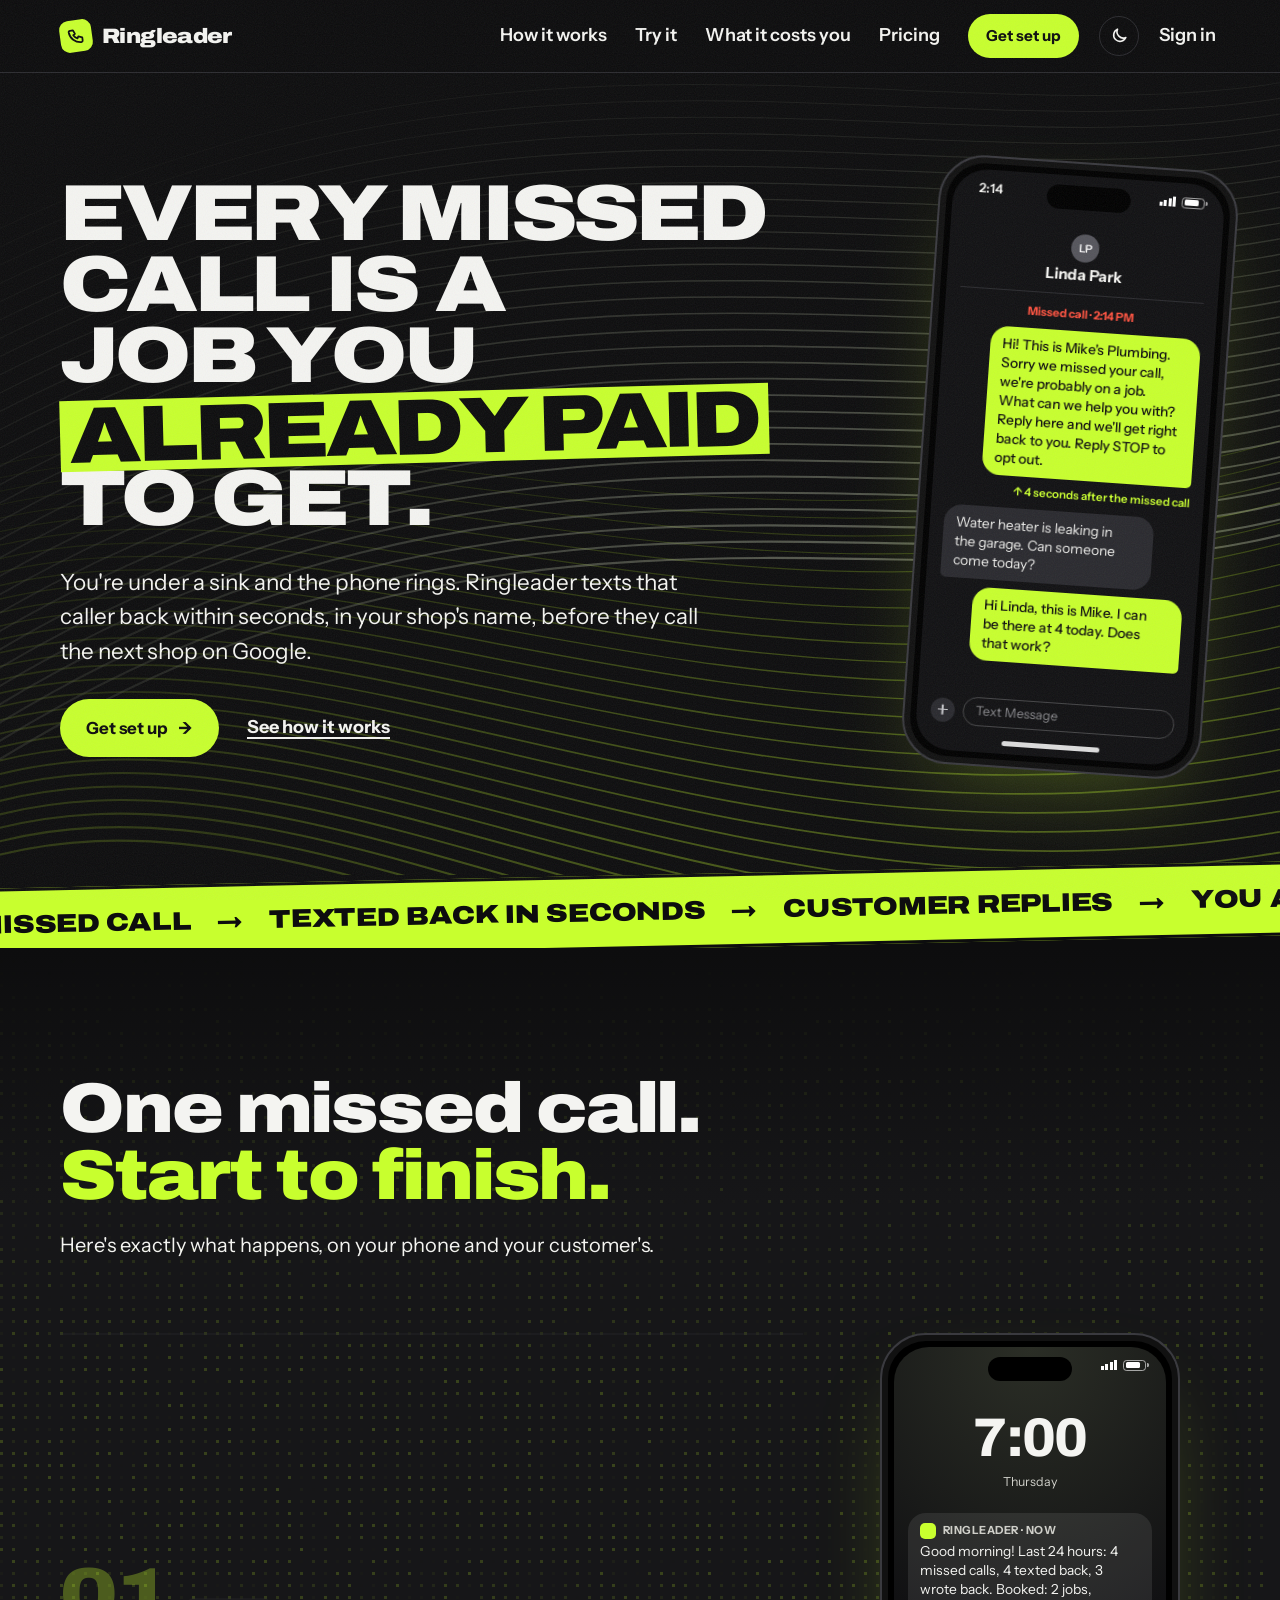
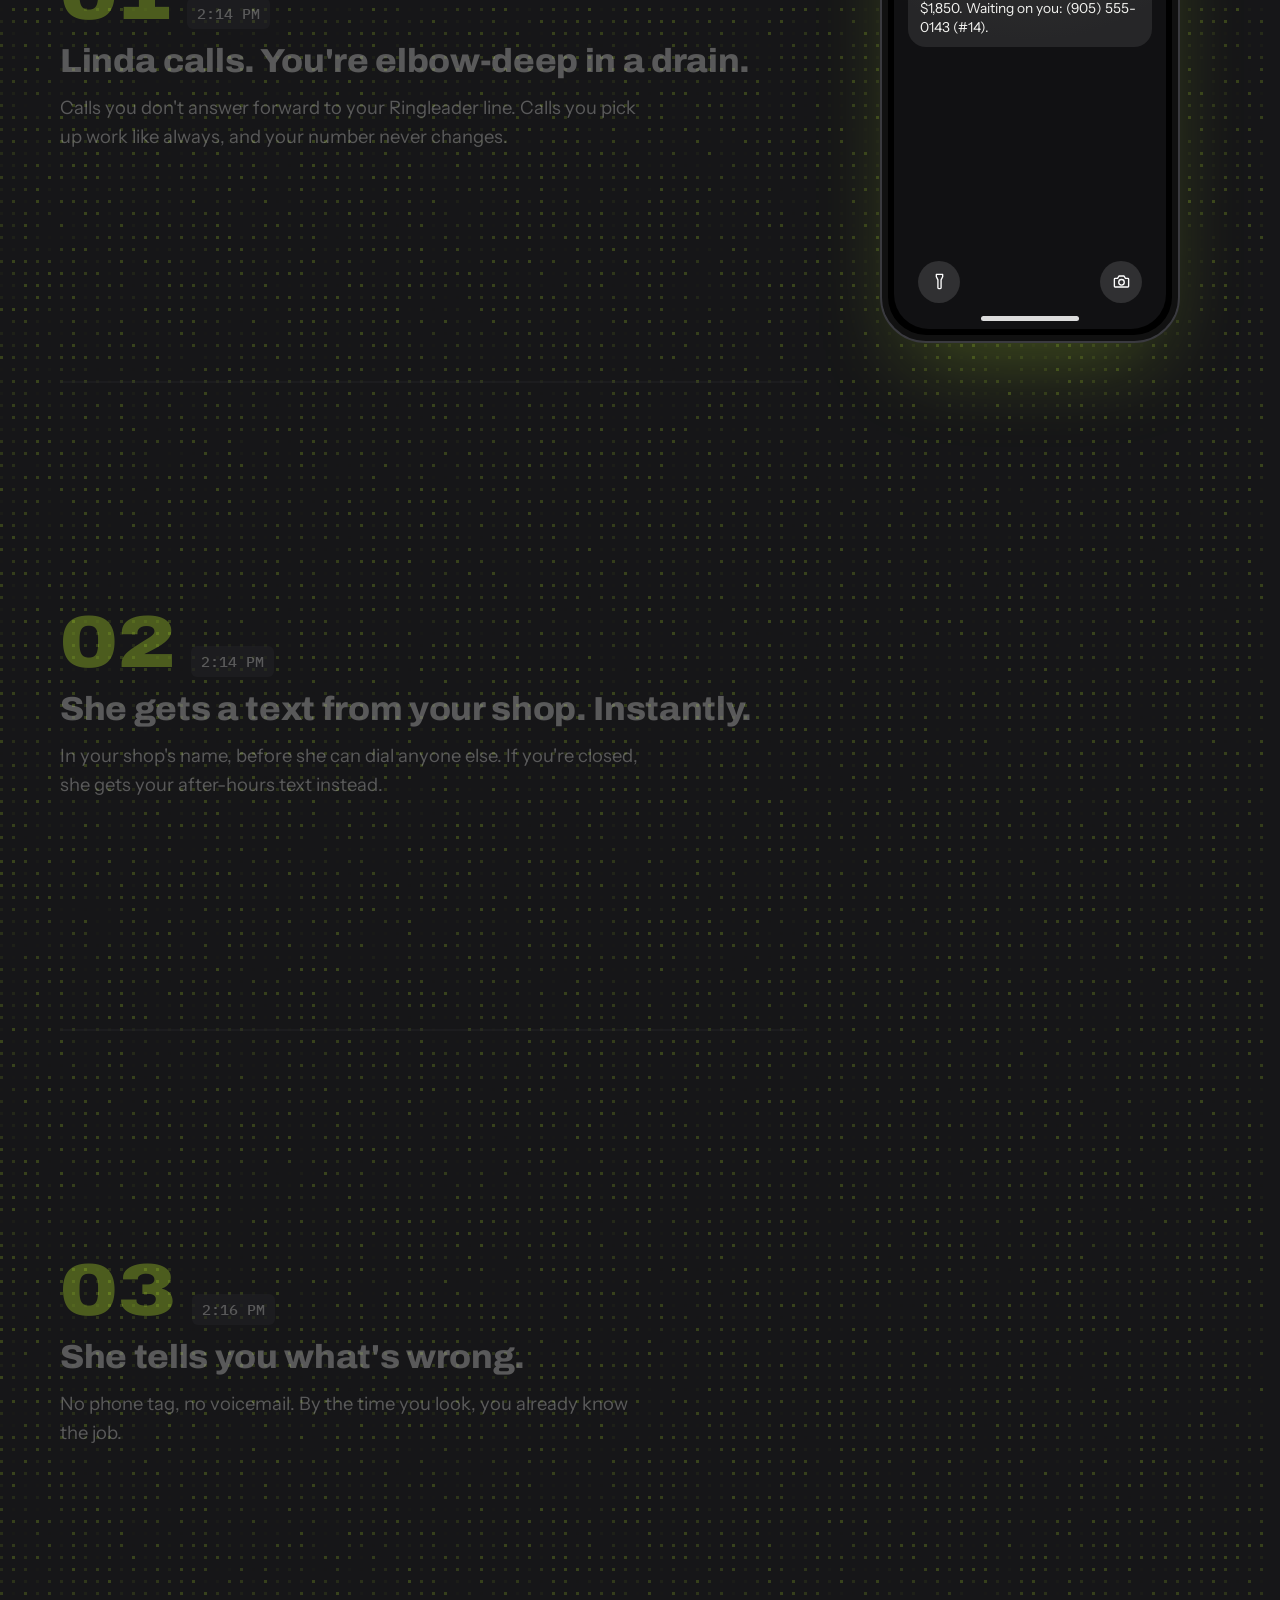
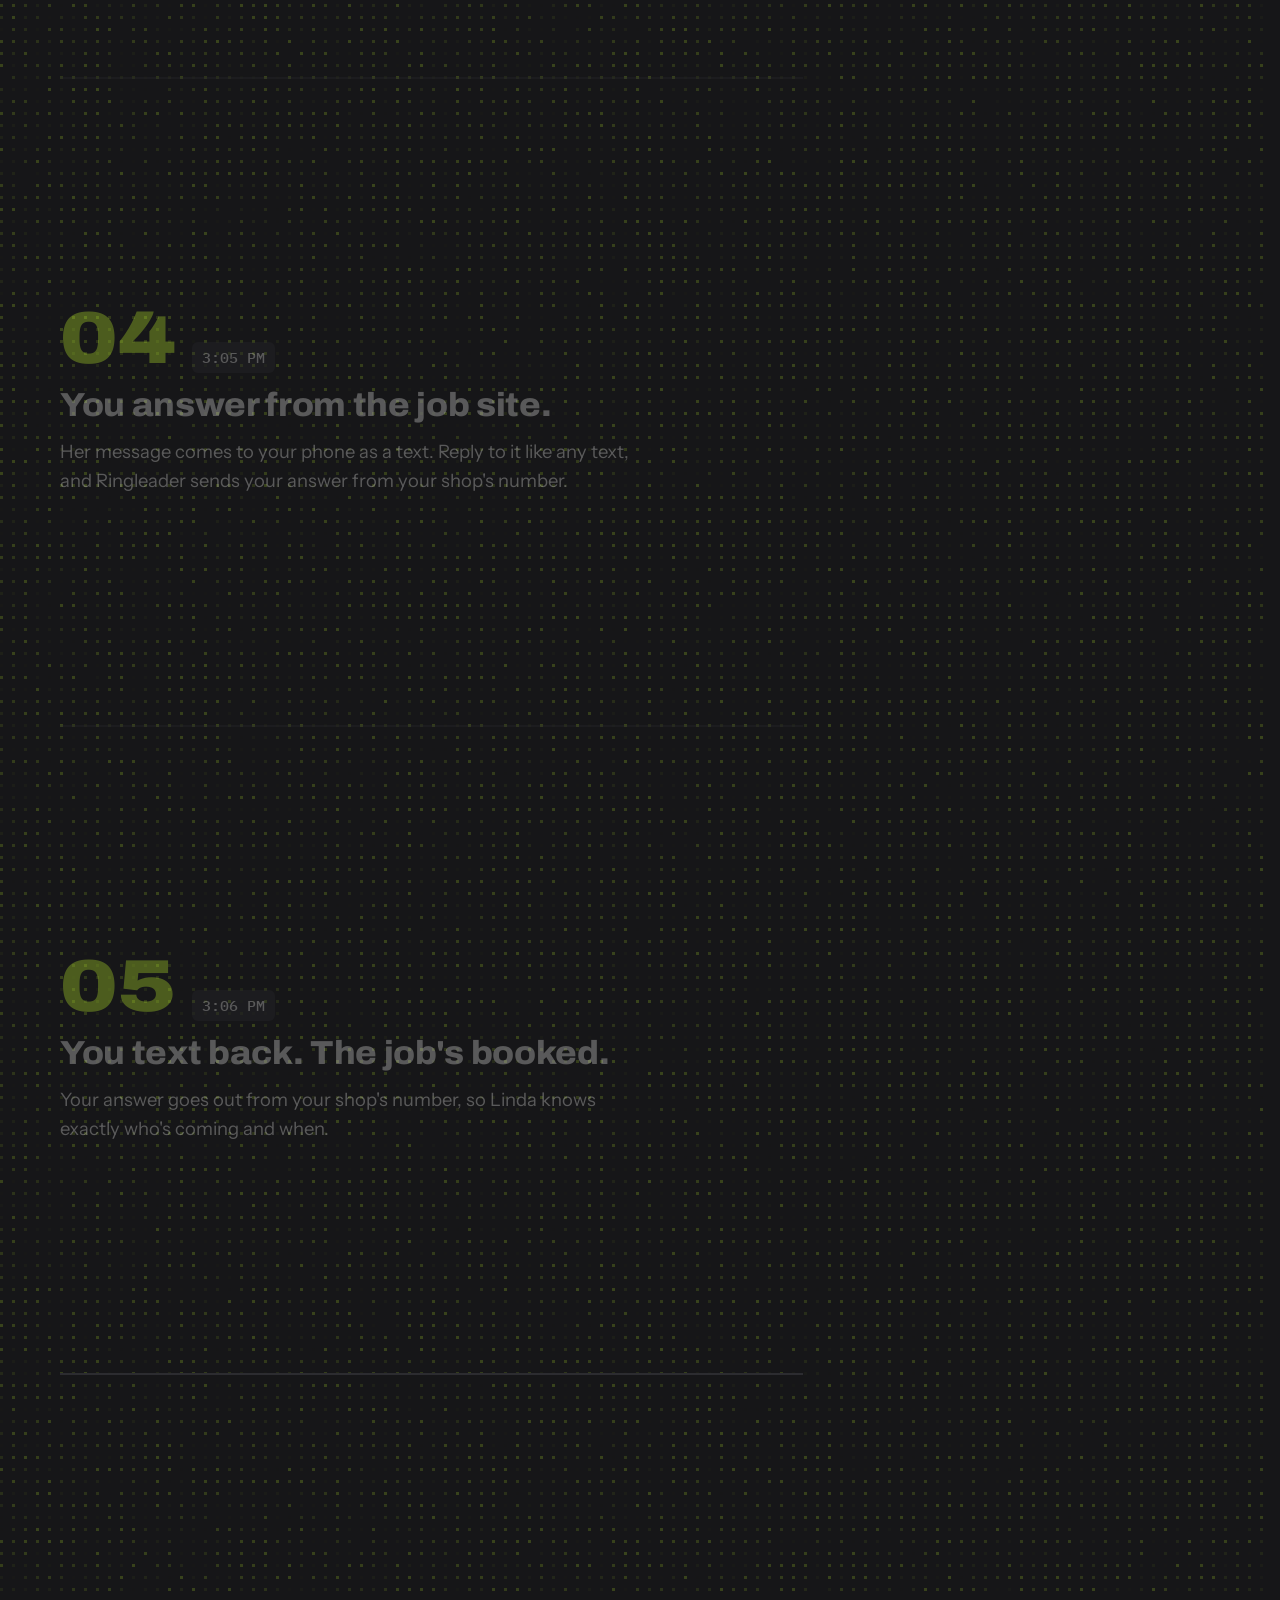
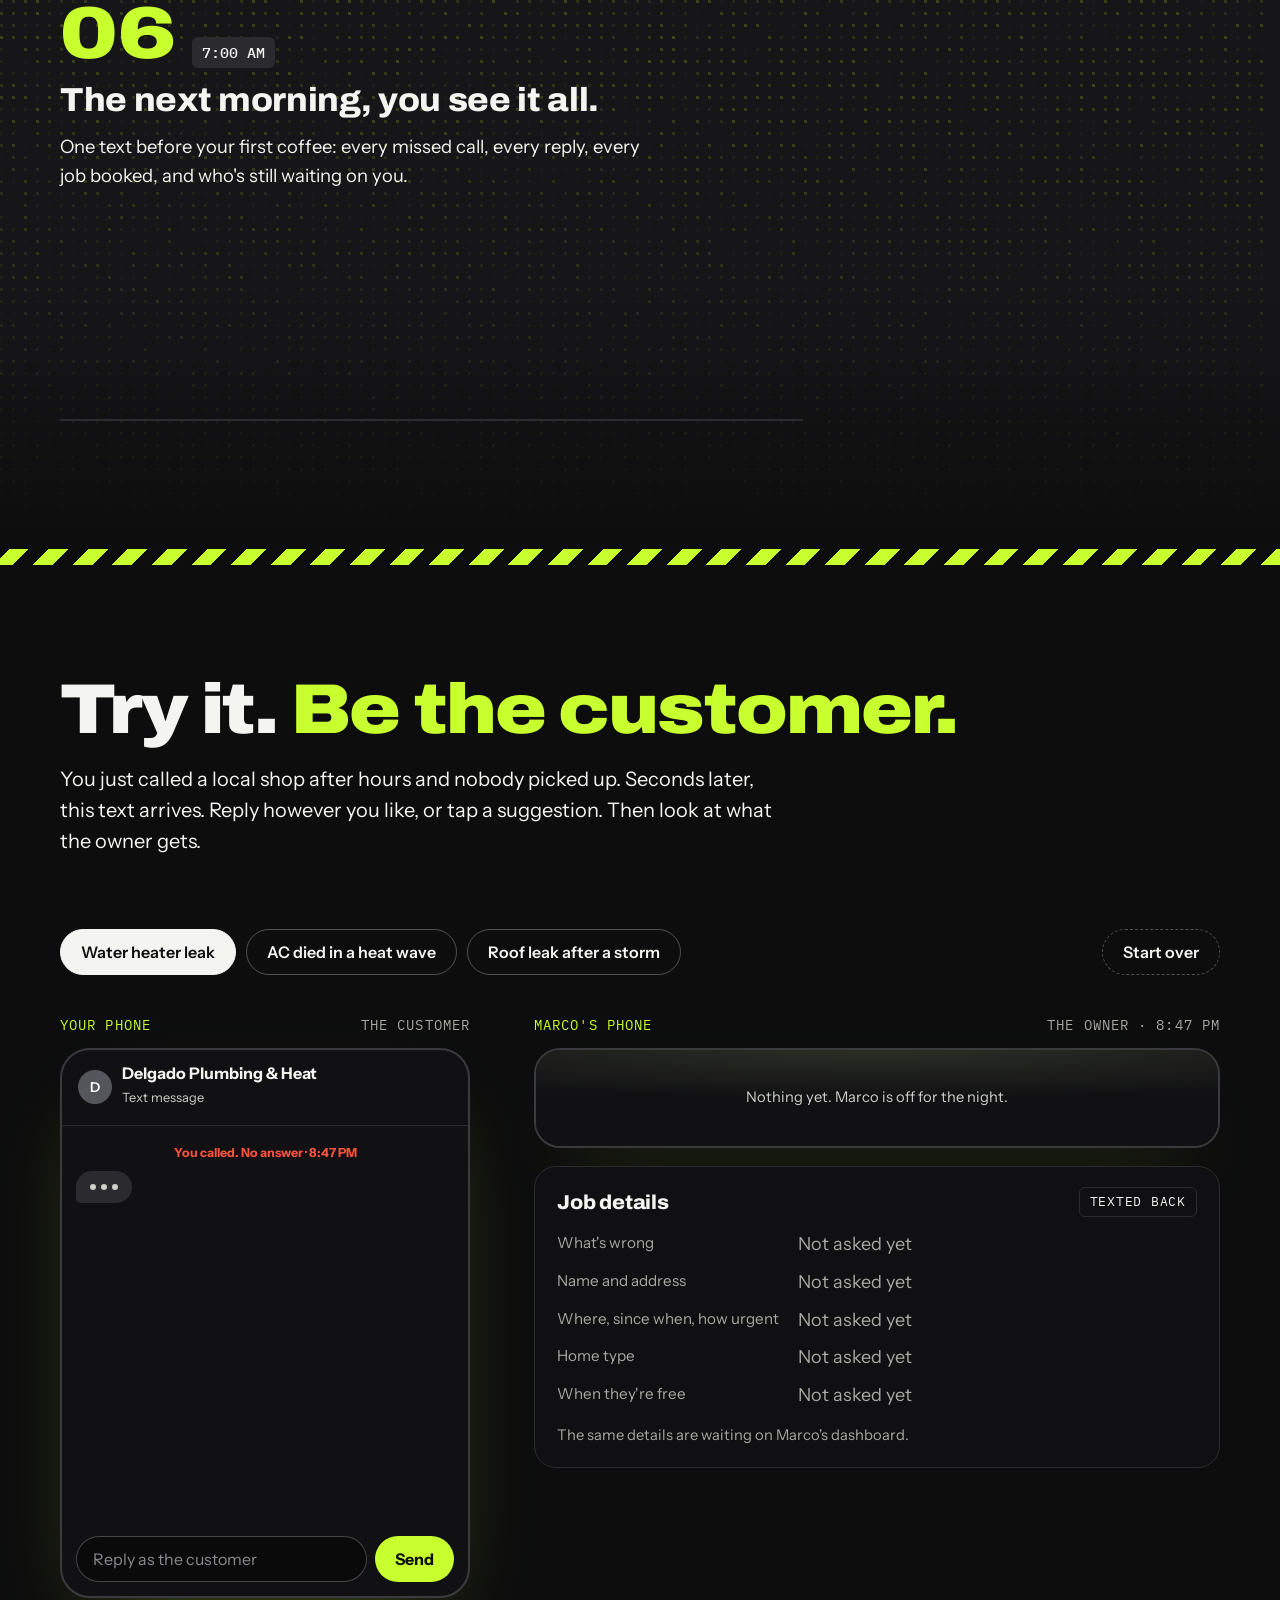
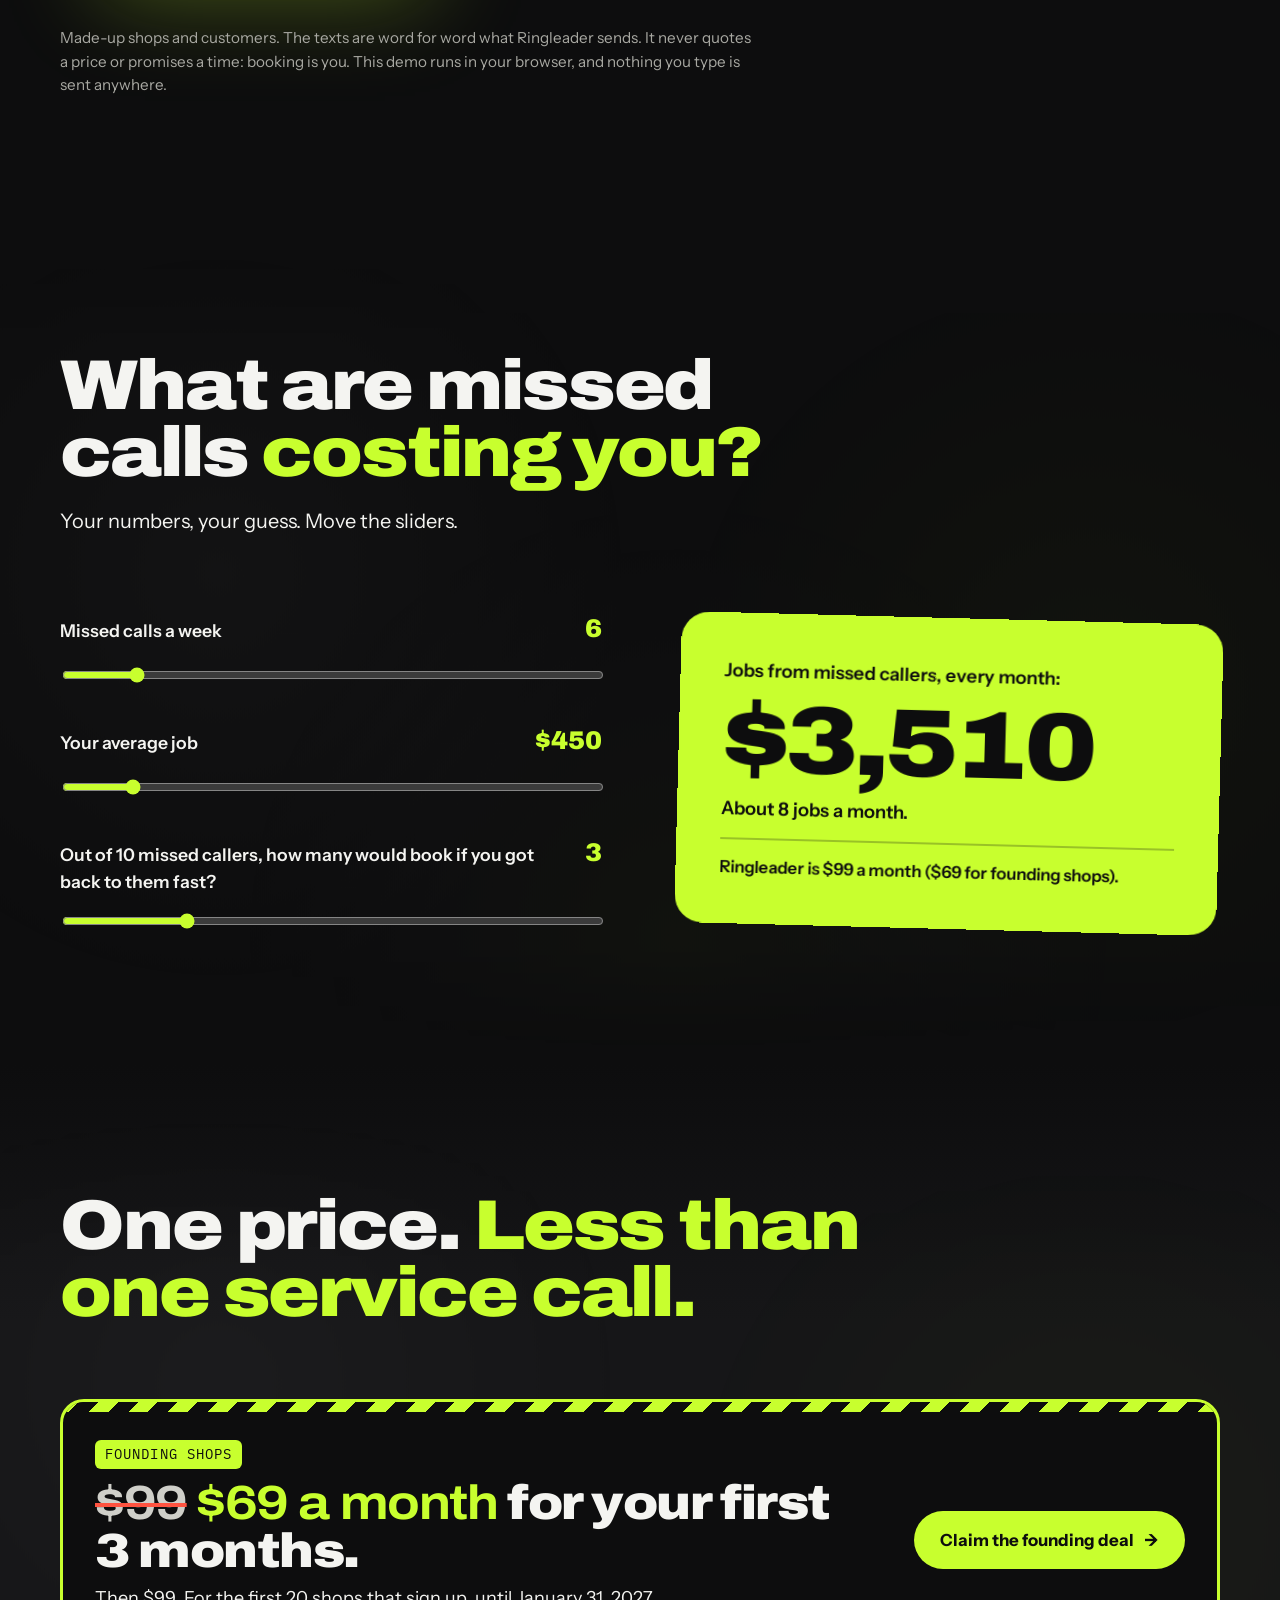
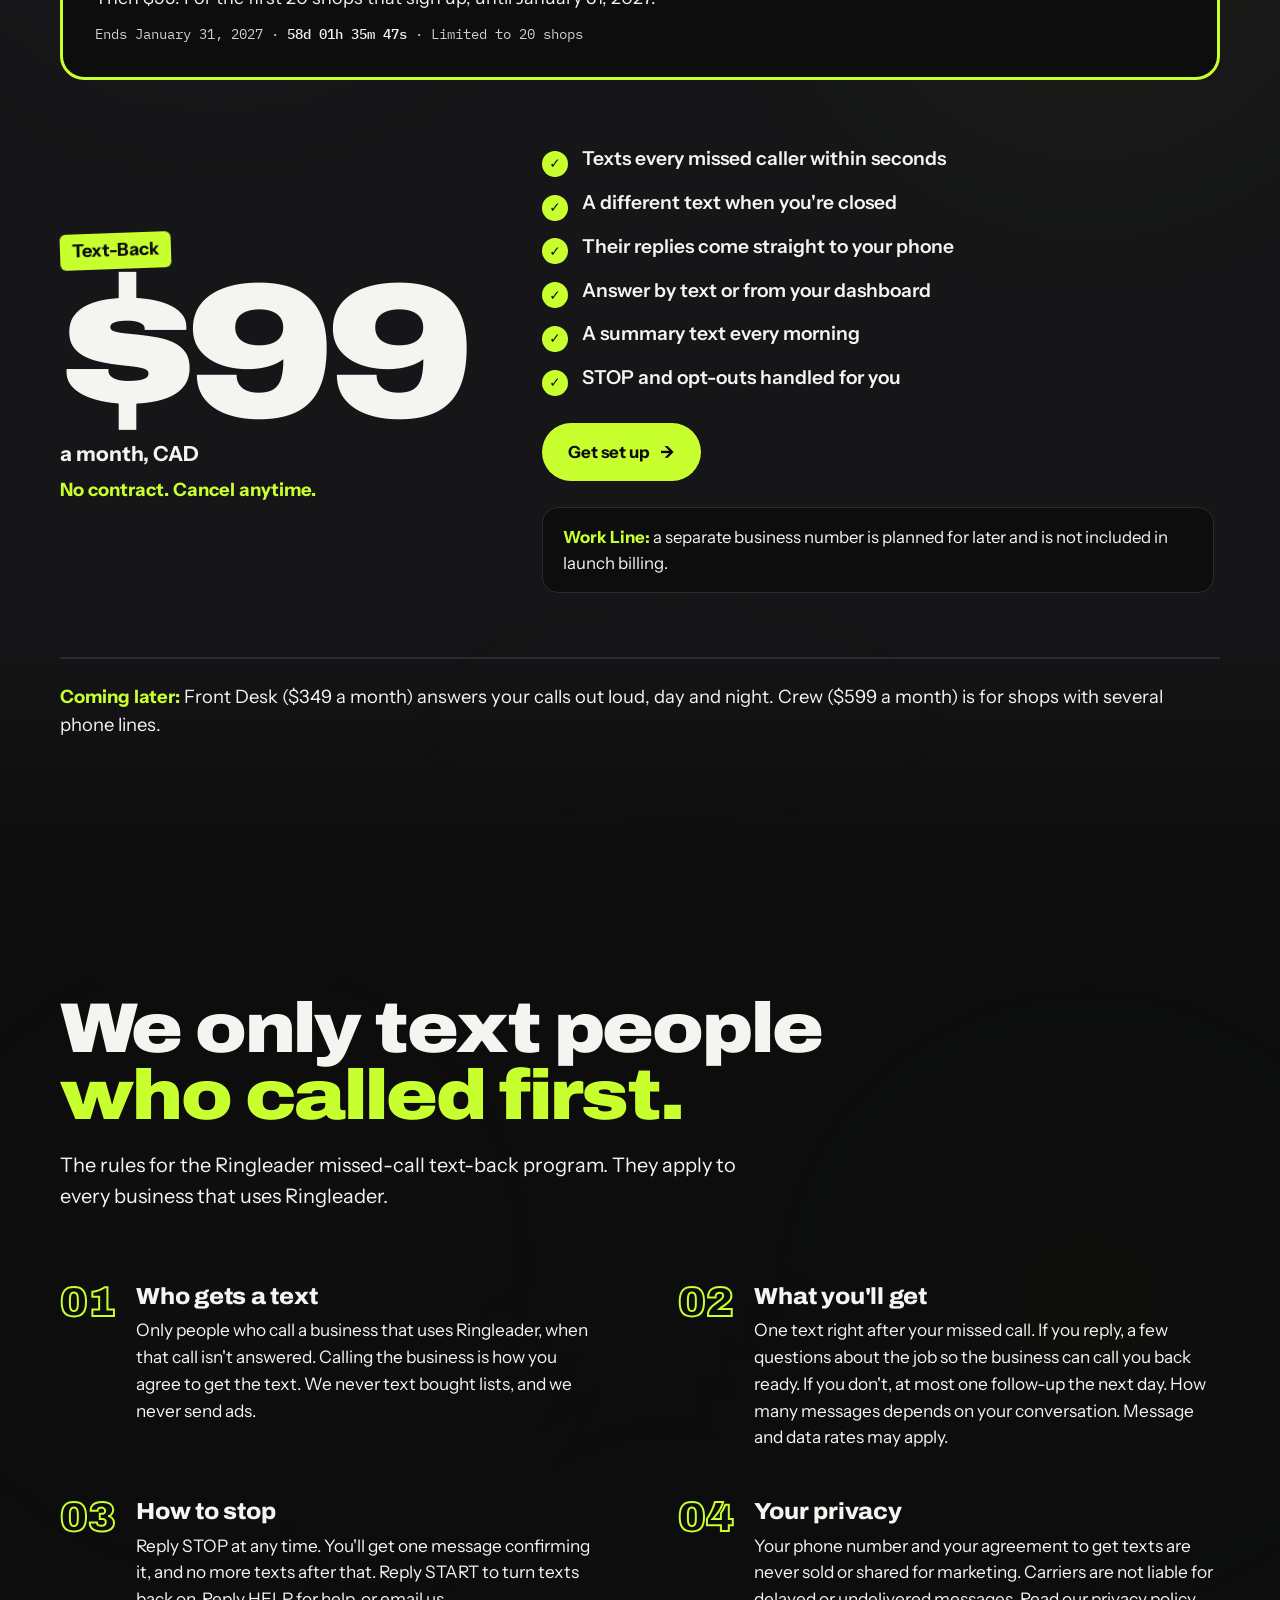
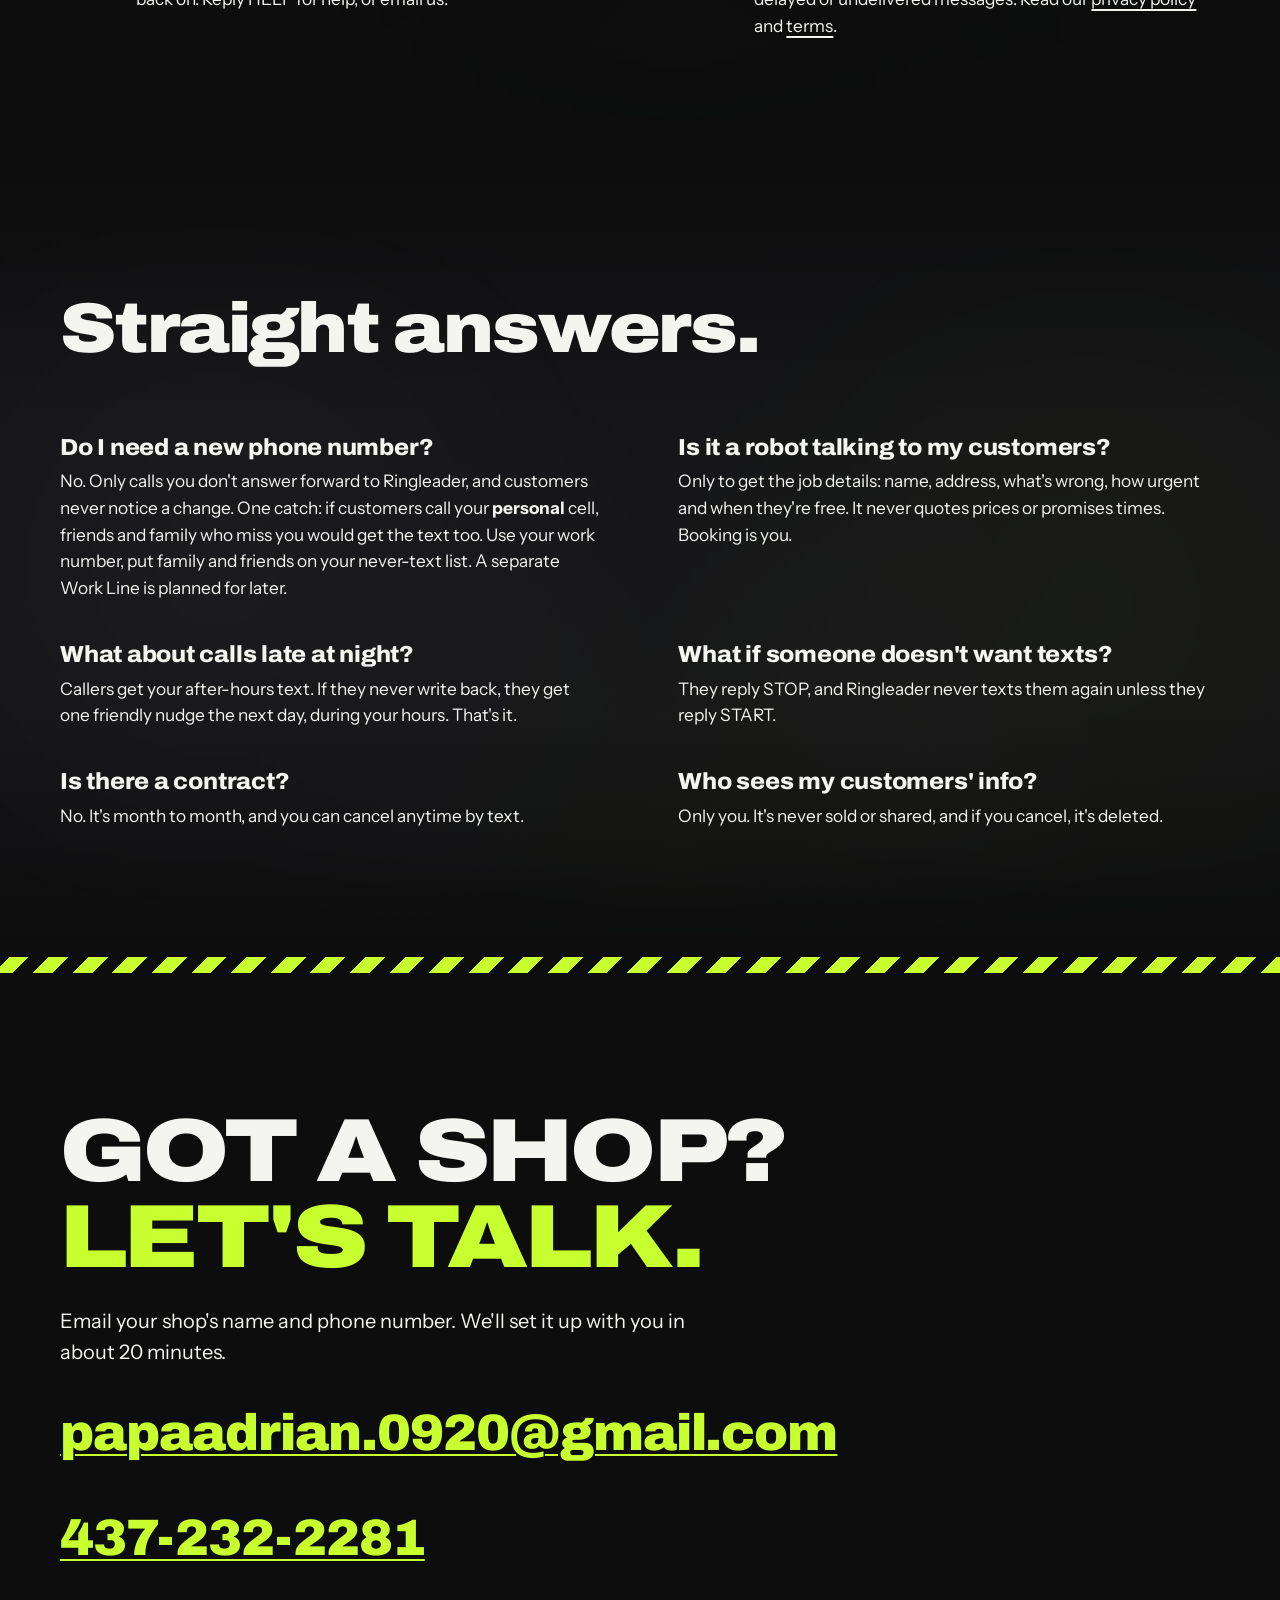
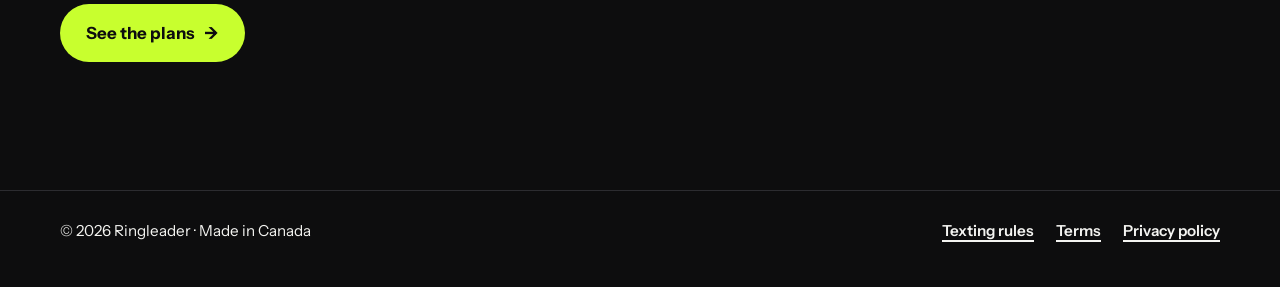
<file: index.html>
<!doctype html>
<html lang="en">
<head>
<meta charset="utf-8">
<meta name="viewport" content="width=device-width, initial-scale=1, viewport-fit=cover">
<title>Ringleader: missed-call text-back for the trades</title>
<meta name="description" content="When you can't pick up, Ringleader texts the caller back within seconds in your shop's name. For plumbers, HVAC, roofers and electricians in Canada.">
<meta property="og:title" content="Ringleader: missed-call text-back for the trades">
<meta property="og:description" content="When you can't pick up, Ringleader texts the caller back within seconds in your shop's name.">
<meta property="og:type" content="website">
<meta property="og:url" content="https://getringleader.ca/">
<meta property="og:image" content="https://getringleader.ca/og.png">
<meta property="og:image:width" content="1200">
<meta property="og:image:height" content="630">
<meta property="og:site_name" content="Ringleader">
<meta property="og:locale" content="en_CA">
<meta name="twitter:card" content="summary_large_image">
<!-- What Google and AI search read about Ringleader. -->
<script type="application/ld+json">
[
 {
  "@context": "https://schema.org",
  "@type": "Organization",
  "name": "Ringleader",
  "url": "https://getringleader.ca/",
  "logo": "https://getringleader.ca/og.png",
  "email": "papaadrian.0920@gmail.com",
  "telephone": "+1-437-232-2281",
  "areaServed": {
   "@type": "AdministrativeArea",
   "name": "Ontario, Canada"
  },
  "description": "Missed-call text-back for trades businesses: plumbers, HVAC, roofers and electricians."
 },
 {
  "@context": "https://schema.org",
  "@type": "Service",
  "name": "Ringleader Text-Back",
  "serviceType": "Missed-call text-back",
  "provider": {
   "@type": "Organization",
   "name": "Ringleader"
  },
  "areaServed": "Ontario, Canada",
  "audience": {
   "@type": "BusinessAudience",
   "audienceType": "Plumbers, HVAC, roofers, electricians and other trades"
  },
  "offers": {
   "@type": "Offer",
   "price": "99",
   "priceCurrency": "CAD",
   "description": "Per month, no contract. Founding shops pay $69 a month for the first 3 months until January 31, 2027."
  }
 },
 {
  "@context": "https://schema.org",
  "@type": "FAQPage",
  "mainEntity": [
   {
    "@type": "Question",
    "name": "Do I need a new phone number?",
    "acceptedAnswer": {
     "@type": "Answer",
     "text": "No. Only calls you don't answer forward to Ringleader, and customers never notice a change. One catch: if customers call your personal cell, friends and family who miss you would get the text too. Use your work number, put family and friends on your never-text list. A separate Work Line is planned for later."
    }
   },
   {
    "@type": "Question",
    "name": "Is it a robot talking to my customers?",
    "acceptedAnswer": {
     "@type": "Answer",
     "text": "Only to get the job details: name, address, what's wrong, how urgent and when they're free. It never quotes prices or promises times. Booking is you."
    }
   },
   {
    "@type": "Question",
    "name": "What about calls late at night?",
    "acceptedAnswer": {
     "@type": "Answer",
     "text": "Callers get your after-hours text. If they never write back, they get one friendly nudge the next day, during your hours. That's it."
    }
   },
   {
    "@type": "Question",
    "name": "What if someone doesn't want texts?",
    "acceptedAnswer": {
     "@type": "Answer",
     "text": "They reply STOP, and Ringleader never texts them again unless they reply START."
    }
   },
   {
    "@type": "Question",
    "name": "Is there a contract?",
    "acceptedAnswer": {
     "@type": "Answer",
     "text": "No. It's month to month, and you can cancel anytime by text."
    }
   },
   {
    "@type": "Question",
    "name": "Who sees my customers' info?",
    "acceptedAnswer": {
     "@type": "Answer",
     "text": "Only you. It's never sold or shared, and if you cancel, it's deleted."
    }
   }
  ]
 }
]
</script>
<meta name="theme-color" content="#0D0D0E">
<link rel="icon" href="data:image/svg+xml,%3Csvg xmlns='http://www.w3.org/2000/svg' viewBox='0 0 32 32'%3E%3Crect width='32' height='32' rx='8' fill='%23C8FF2E'/%3E%3Cpath d='M10 8h4l2 5-2.5 1.5a11 11 0 0 0 5 5L20 17l5 2v4a2 2 0 0 1-2 2A16 16 0 0 1 8 10a2 2 0 0 1 2-2' fill='none' stroke='%230D0D0E' stroke-width='2.4' stroke-linecap='round' stroke-linejoin='round'/%3E%3C/svg%3E">
<link rel="preconnect" href="https://fonts.googleapis.com">
<link rel="preconnect" href="https://fonts.gstatic.com" crossorigin>
<link rel="stylesheet" href="https://fonts.googleapis.com/css2?family=Archivo:wdth,wght@62..125,400..900&family=IBM+Plex+Mono:wght@500&family=Instrument+Sans:wght@400..700&display=swap">
<link rel="stylesheet" href="style.css?v=19">
<link rel="stylesheet" href="account.css?v=2">
<link rel="stylesheet" href="tryit.css?v=1">
<script src="deal.js?v=4" defer></script>
<script src="leads.js?v=3" defer></script>
<script src="paylinks.js?v=5" defer></script>
<script src="signin.js?v=6" defer></script>
<script src="account.js?v=1" defer></script>
<script src="main.js" defer></script>
<script src="tryit.js?v=1" defer></script>
<script src="paths.js?v=4" defer></script>
<script src="flickergrid.js?v=2" defer></script>
<script src="glowscroll.js?v=1" defer></script>
<script src="theme.js?v=2"></script>
</head>
<body>
<a class="skip" href="#main">Skip to content</a>

<header class="top">
  <div class="wrap">
    <a class="logo" href="#main" aria-label="Ringleader home">
      <span class="logo-mark" aria-hidden="true">
        <svg viewBox="0 0 24 24" fill="none" stroke="currentColor" stroke-width="2.4" stroke-linecap="round" stroke-linejoin="round"><path d="M5 4h4l2 5-2.5 1.5a11 11 0 0 0 5 5L15 13l5 2v4a2 2 0 0 1-2 2A16 16 0 0 1 3 6a2 2 0 0 1 2-2"/></svg>
      </span>
      Ringleader
    </a>
    <nav aria-label="Main">
      <a href="#how">How it works</a>
      <a href="#try">Try it</a>
      <a href="#cost">What it costs you</a>
      <a href="#pricing">Pricing</a>
      <a class="btn" href="contact.html" data-get-started>Get set up</a>
    </nav>
  </div>
</header>

<main id="main">
  <section class="hero">
    <div class="paths" id="paths" aria-hidden="true"></div>
    <div class="wrap">
      <div class="hero-copy">
        <h1 class="rise">Every missed call is a job you <span class="hi">already paid</span> to get.</h1>
        <p class="rise">You're under a sink and the phone rings. Ringleader texts that caller back within seconds, in your shop's name, before they call the next shop on Google.</p>
        <div class="actions rise">
          <a class="btn" href="contact.html" data-get-started>Get set up <span class="arrow" aria-hidden="true">→</span></a>
          <a class="text-link" href="#how">See how it works</a>
        </div>
      </div>

      <!-- The shop's side of the thread: the shop's texts on the right, the caller on the left. These are the real default texts the server sends. -->
      <div class="phone" role="img" aria-label="Example text thread: a caller gets a text from Mike's Plumbing seconds after a missed call, replies, and Mike answers.">
        <div class="screen">
          <div class="screen-head"><i class="ios-ava">LP</i><b>Linda Park</b></div>
          <p class="stamp missed">Missed call · 2:14 PM</p>
          <p class="bubble out">Hi! This is Mike's Plumbing. Sorry we missed your call, we're probably on a job. What can we help you with? Reply here and we'll get right back to you. Reply STOP to opt out.</p>
          <p class="note right">↑ 4 seconds after the missed call</p>
          <p class="bubble in">Water heater is leaking in the garage. Can someone come today?</p>
          <p class="bubble out">Hi Linda, this is Mike. I can be there at 4 today. Does that work?</p>
          <div class="ios-input" aria-hidden="true"><i class="ios-plus"></i><span>Text Message</span></div>
          <div class="ios-status" aria-hidden="true"><span>2:14</span><i class="ios-sig"></i><i class="ios-bat"></i></div>
        </div>
      </div>
    </div>
  </section>

  <div class="ticker" aria-hidden="true">
    <div class="ticker-track">
      <span>Missed call</span><span>Texted back in seconds</span><span>Customer replies</span><span>You answer from the job</span><span>Job booked</span>
      <span>Missed call</span><span>Texted back in seconds</span><span>Customer replies</span><span>You answer from the job</span><span>Job booked</span>
    </div>
  </div>

  <section class="section alt story" id="how">
    <div class="grid-bg" id="grid-bg" aria-hidden="true"></div>
    <div class="wrap">
      <div class="section-title">
        <h2>One missed call. <span class="hi">Start to finish.</span></h2>
        <p>Here's exactly what happens, on your phone and your customer's.</p>
      </div>
      <div class="story-grid">
        <div class="steps">
          <article class="step">
            <div class="step-top"><span class="step-num">01</span><time>2:14 PM</time></div>
            <h3>Linda calls. You're elbow-deep in a drain.</h3>
            <p>Calls you don't answer forward to your Ringleader line. Calls you pick up work like always, and your number never changes.</p>
            <div class="phone" role="img" aria-label="Your phone: missed call from Linda Park, forwarded to Ringleader.">
              <div class="screen call">
                <div class="avatar">LP</div>
                <b>Linda Park</b>
                <span>mobile</span>
                <span class="missed-pill">Missed call</span>
                <span class="fwd">↳ Forwarded to Ringleader</span>
                <div class="ios-status" aria-hidden="true"><span>2:14</span><i class="ios-sig"></i><i class="ios-bat"></i></div>
              </div>
            </div>
          </article>

          <article class="step">
            <div class="step-top"><span class="step-num">02</span><time>2:14 PM</time></div>
            <h3>She gets a text from your shop. Instantly.</h3>
            <p>In your shop's name, before she can dial anyone else. If you're closed, she gets your after-hours text instead.</p>
            <div class="phone" role="img" aria-label="Text thread with Linda Park: a text from Mike's Plumbing goes out 4 seconds after the missed call.">
              <div class="screen">
                <div class="screen-head"><i class="ios-ava">LP</i><b>Linda Park</b></div>
                <p class="stamp missed">Missed call · 2:14 PM</p>
                <p class="bubble out">Hi! This is Mike's Plumbing. Sorry we missed your call, we're probably on a job. What can we help you with? Reply here and we'll get right back to you. 18 Barton St E, Hamilton ON, mikesplumbing.ca Reply STOP to opt out.</p>
                <p class="note right">↑ 4 seconds after the missed call</p>
                <div class="ios-input" aria-hidden="true"><i class="ios-plus"></i><span>Text Message</span></div>
                <div class="ios-status" aria-hidden="true"><span>2:14</span><i class="ios-sig"></i><i class="ios-bat"></i></div>
              </div>
            </div>
          </article>

          <article class="step">
            <div class="step-top"><span class="step-num">03</span><time>2:16 PM</time></div>
            <h3>She tells you what's wrong.</h3>
            <p>No phone tag, no voicemail. By the time you look, you already know the job.</p>
            <div class="phone" role="img" aria-label="Text thread with Linda Park: she replies with what is wrong.">
              <div class="screen">
                <div class="screen-head"><i class="ios-ava">LP</i><b>Linda Park</b></div>
                <p class="bubble out">Hi! This is Mike's Plumbing. Sorry we missed your call, we're probably on a job. What can we help you with?</p>
                <p class="bubble in">Water heater is leaking in the garage. Can someone come today?</p>
                <div class="ios-input" aria-hidden="true"><i class="ios-plus"></i><span>Text Message</span></div>
                <div class="ios-status" aria-hidden="true"><span>2:16</span><i class="ios-sig"></i><i class="ios-bat"></i></div>
              </div>
            </div>
          </article>

          <article class="step">
            <div class="step-top"><span class="step-num">04</span><time>3:05 PM</time></div>
            <h3>You answer from the job site.</h3>
            <p>Her message comes to your phone as a text. Reply to it like any text, and Ringleader sends your answer from your shop's number.</p>
            <div class="phone" role="img" aria-label="Your lock screen: a Ringleader text with Linda's message.">
              <div class="screen lock">
                <p class="clock">3:05</p>
                <p class="date">Wednesday</p>
                <div class="notif">
                  <span class="notif-app"><i></i>Ringleader · now</span>
                  <p>#12: Linda Park texted: "Water heater is leaking in the garage. Can someone come today?" Reply to this text to answer them.</p>
                </div>
                <div class="ios-status" aria-hidden="true"><span></span><i class="ios-sig"></i><i class="ios-bat"></i></div>
                <div class="ios-tools" aria-hidden="true"><span><svg viewBox="0 0 24 24"><path d="M8 3h8v3l-2 4v10a1 1 0 0 1-1 1h-2a1 1 0 0 1-1-1V10L8 6z"/></svg></span><span><svg viewBox="0 0 24 24"><path d="M4 8h3l2-3h6l2 3h3a1 1 0 0 1 1 1v9a1 1 0 0 1-1 1H4a1 1 0 0 1-1-1V9a1 1 0 0 1 1-1z"/><circle cx="12" cy="13" r="3.5"/></svg></span></div>
              </div>
            </div>
          </article>

          <article class="step">
            <div class="step-top"><span class="step-num">05</span><time>3:06 PM</time></div>
            <h3>You text back. The job's booked.</h3>
            <p>Your answer goes out from your shop's number, so Linda knows exactly who's coming and when.</p>
            <div class="phone" role="img" aria-label="Text thread with Linda Park: you offer 4 today, she says yes, and you confirm the booking.">
              <div class="screen">
                <div class="screen-head"><i class="ios-ava">LP</i><b>Linda Park</b></div>
                <p class="bubble in">Water heater is leaking in the garage. Can someone come today?</p>
                <p class="bubble out">Hi Linda, this is Mike. I can be there at 4 today. Does that work?</p>
                <p class="bubble in">Yes please! Thank you.</p>
                <p class="bubble out">You're booked for 4 today, Linda. See you then.</p>
                <div class="ios-input" aria-hidden="true"><i class="ios-plus"></i><span>Text Message</span></div>
                <div class="ios-status" aria-hidden="true"><span>3:06</span><i class="ios-sig"></i><i class="ios-bat"></i></div>
              </div>
            </div>
          </article>

          <article class="step">
            <div class="step-top"><span class="step-num">06</span><time>7:00 AM</time></div>
            <h3>The next morning, you see it all.</h3>
            <p>One text before your first coffee: every missed call, every reply, every job booked, and who's still waiting on you.</p>
            <div class="phone" role="img" aria-label="Your lock screen the next morning: the Ringleader summary text.">
              <div class="screen lock">
                <p class="clock">7:00</p>
                <p class="date">Thursday</p>
                <div class="notif">
                  <span class="notif-app"><i></i>Ringleader · now</span>
                  <p>Good morning! Last 24 hours: 4 missed calls, 4 texted back, 3 wrote back. Booked: 2 jobs, $1,850. Waiting on you: (905) 555-0143 (#14).</p>
                </div>
                <div class="ios-status" aria-hidden="true"><span></span><i class="ios-sig"></i><i class="ios-bat"></i></div>
                <div class="ios-tools" aria-hidden="true"><span><svg viewBox="0 0 24 24"><path d="M8 3h8v3l-2 4v10a1 1 0 0 1-1 1h-2a1 1 0 0 1-1-1V10L8 6z"/></svg></span><span><svg viewBox="0 0 24 24"><path d="M4 8h3l2-3h6l2 3h3a1 1 0 0 1 1 1v9a1 1 0 0 1-1 1H4a1 1 0 0 1-1-1V9a1 1 0 0 1 1-1z"/><circle cx="12" cy="13" r="3.5"/></svg></span></div>
              </div>
            </div>
          </article>
        </div>
        <div class="story-phone" aria-hidden="true"><div class="phone"></div></div>
      </div>
    </div>
  </section>

  <!-- Try it: the visitor plays the customer. tryit.js runs a fixed script in the browser: no AI key, nothing sent anywhere.
       The texts are the server's real ones, including "Reply STOP to opt out". -->
  <section class="section try" id="try">
    <div class="wrap">
      <div class="section-title">
        <h2>Try it. <span class="hi">Be the customer.</span></h2>
        <p>You just called a local shop after hours and nobody picked up. Seconds later, this text arrives. Reply however you like, or tap a suggestion. Then look at what the owner gets.</p>
      </div>
      <noscript><p>The demo needs JavaScript. The six steps above show the same thing.</p></noscript>
      <div class="try-pick" role="group" aria-label="Pick what went wrong">
        <button type="button" data-try="plumbing" aria-pressed="true">Water heater leak</button>
        <button type="button" data-try="hvac" aria-pressed="false">AC died in a heat wave</button>
        <button type="button" data-try="roofing" aria-pressed="false">Roof leak after a storm</button>
        <button type="button" class="try-again" id="tryAgain">Start over</button>
      </div>
      <div class="try-grid">
        <div>
          <p class="try-label">Your phone <small>the customer</small></p>
          <div class="try-device">
            <div class="try-bar"><i class="ios-ava" id="tryAva" aria-hidden="true">D</i><div><b id="tryBiz">Delgado Plumbing &amp; Heat</b><span>Text message</span></div></div>
            <div class="try-chat" id="tryChat" role="log" aria-live="polite" aria-label="Your texts with the shop" tabindex="0"></div>
            <div class="try-chips" id="tryChips" role="group" aria-label="Suggested replies" hidden></div>
            <form class="try-send" id="tryForm" autocomplete="off">
              <label class="try-sr" for="tryMsg">Your reply, as the customer</label>
              <input id="tryMsg" name="msg" maxlength="300" placeholder="Reply as the customer" enterkeyhint="send">
              <button type="submit">Send</button>
            </form>
          </div>
        </div>
        <div>
          <p class="try-label"><span><span data-try-owner>Marco</span>'s phone</span> <small>the owner · <time id="tryClock">8:47 PM</time></small></p>
          <div class="try-device try-own">
            <div class="try-notifs" id="tryNotifs" role="log" aria-live="polite" aria-label="Texts the owner gets"></div>
          </div>
          <div class="try-job">
            <div class="try-job-head"><h3>Job details</h3><span class="try-state" id="tryState">Texted back</span></div>
            <dl id="tryJob"></dl>
            <p class="try-job-foot">The same details are waiting on <span data-try-owner>Marco</span>'s dashboard.</p>
          </div>
        </div>
      </div>
      <p class="try-fine">Made-up shops and customers. The texts are word for word what Ringleader sends. It never quotes a price or promises a time: booking is you. This demo runs in your browser, and nothing you type is sent anywhere.</p>
    </div>
  </section>

  <section class="section" id="cost">
    <div class="aurora dim" aria-hidden="true"><i></i><i></i><i></i></div>
    <div class="wrap">
      <div class="section-title">
        <h2>What are missed calls <span class="hi">costing you?</span></h2>
        <p>Your numbers, your guess. Move the sliders.</p>
      </div>
      <form class="calc" id="calc" onsubmit="return false">
        <div class="calc-inputs">
          <div class="slider">
            <label for="calls">Missed calls a week <output data-out="calls">6</output></label>
            <input type="range" id="calls" name="calls" min="1" max="40" value="6">
          </div>
          <div class="slider">
            <label for="job">Your average job <output data-out="job">$450</output></label>
            <input type="range" id="job" name="job" min="100" max="3000" step="50" value="450">
          </div>
          <div class="slider">
            <label for="book">Out of 10 missed callers, how many would book if you got back to them fast? <output data-out="book">3</output></label>
            <input type="range" id="book" name="book" min="1" max="10" value="3">
          </div>
        </div>
        <div class="calc-result" aria-live="polite">
          <p>Jobs from missed callers, every month:</p>
          <p class="big" data-out="total">$3,510</p>
          <p data-out="jobs">About 8 jobs a month.</p>
          <p class="vs">Ringleader is $99 a month<span data-deal> ($69 for founding shops)</span>.</p>
        </div>
      </form>
    </div>
  </section>

  <section class="section alt" id="pricing">
    <div class="aurora" aria-hidden="true"><i></i><i></i><i></i></div>
    <div class="wrap">
      <div class="section-title">
        <h2>One price. <span class="hi">Less than one service call.</span></h2>
      </div>
      <!-- The founding deal. deal.js counts down to the real end date and hides this after. -->
      <div class="deal" data-deal>
        <div class="deal-copy">
          <span class="deal-tag">Founding shops</span>
          <p class="deal-price"><s>$99</s> <b>$69 a month</b> for your first 3 months.</p>
          <p>Then $99. For the first 20 shops that sign up, until January 31, 2027.</p>
          <p class="deal-left" data-deal-left>Ends January 31, 2027</p>
        </div>
        <a class="btn" href="contact.html" data-get-started>Claim the founding deal <span class="arrow" aria-hidden="true">→</span></a>
      </div>
      <div class="price-block">
        <div class="price">
          <span class="tag">Text-Back</span>
          <span class="amount">$99</span>
          <span class="per">a month, CAD</span>
          <span class="free">No contract. Cancel anytime.</span>
        </div>
        <div>
          <ul class="features">
            <li>Texts every missed caller within seconds</li>
            <li>A different text when you're closed</li>
            <li>Their replies come straight to your phone</li>
            <li>Answer by text or from your dashboard</li>
            <li>A summary text every morning</li>
            <li>STOP and opt-outs handled for you</li>
          </ul>
          <a class="btn" href="contact.html" data-get-started>Get set up <span class="arrow" aria-hidden="true">→</span></a>
          <p class="addon"><b>Work Line:</b> a separate business number is planned for later and is not included in launch billing.</p>
        </div>
      </div>
      <p class="later"><b>Coming later:</b> Front Desk ($349 a month) answers your calls out loud, day and night. Crew ($599 a month) is for shops with several phone lines.</p>
    </div>
  </section>

  <section class="section" id="texting">
    <div class="aurora dim" aria-hidden="true"><i></i><i></i><i></i></div>
    <div class="wrap">
      <div class="section-title">
        <h2>We only text people <span class="hi">who called first.</span></h2>
        <p>The rules for the Ringleader missed-call text-back program. They apply to every business that uses Ringleader.</p>
      </div>
      <div class="rules">
        <div class="rule">
          <span class="n" aria-hidden="true">01</span>
          <div><h3>Who gets a text</h3><p>Only people who call a business that uses Ringleader, when that call isn't answered. Calling the business is how you agree to get the text. We never text bought lists, and we never send ads.</p></div>
        </div>
        <div class="rule">
          <span class="n" aria-hidden="true">02</span>
          <div><h3>What you'll get</h3><p>One text right after your missed call. If you reply, a few questions about the job so the business can call you back ready. If you don't, at most one follow-up the next day. How many messages depends on your conversation. Message and data rates may apply.</p></div>
        </div>
        <div class="rule">
          <span class="n" aria-hidden="true">03</span>
          <div><h3>How to stop</h3><p>Reply STOP at any time. You'll get one message confirming it, and no more texts after that. Reply START to turn texts back on. Reply HELP for help, or email us.</p></div>
        </div>
        <div class="rule">
          <span class="n" aria-hidden="true">04</span>
          <div><h3>Your privacy</h3><p>Your phone number and your agreement to get texts are never sold or shared for marketing. Carriers are not liable for delayed or undelivered messages. Read our <a href="privacy.html">privacy policy</a> and <a href="terms.html">terms</a>.</p></div>
        </div>
      </div>
    </div>
  </section>

  <section class="section alt" id="faq">
    <div class="aurora" aria-hidden="true"><i></i><i></i><i></i></div>
    <div class="wrap">
      <div class="section-title">
        <h2>Straight answers.</h2>
      </div>
      <div class="faq">
        <div><h3>Do I need a new phone number?</h3><p>No. Only calls you don't answer forward to Ringleader, and customers never notice a change. One catch: if customers call your <b>personal</b> cell, friends and family who miss you would get the text too. Use your work number, put family and friends on your never-text list. A separate Work Line is planned for later.</p></div>
        <div><h3>Is it a robot talking to my customers?</h3><p>Only to get the job details: name, address, what's wrong, how urgent and when they're free. It never quotes prices or promises times. Booking is you.</p></div>
        <div><h3>What about calls late at night?</h3><p>Callers get your after-hours text. If they never write back, they get one friendly nudge the next day, during your hours. That's it.</p></div>
        <div><h3>What if someone doesn't want texts?</h3><p>They reply STOP, and Ringleader never texts them again unless they reply START.</p></div>
        <div><h3>Is there a contract?</h3><p>No. It's month to month, and you can cancel anytime by text.</p></div>
        <div><h3>Who sees my customers' info?</h3><p>Only you. It's never sold or shared, and if you cancel, it's deleted.</p></div>
      </div>
    </div>
  </section>

  <section class="contact" id="contact">
    <div class="wrap">
      <h2>Got a shop? <span class="hi">Let's talk.</span></h2>
      <p>Email your shop's name and phone number. We'll set it up with you in about 20 minutes.</p>
      <!-- Contact email (appears twice on the next line) -->
      <a class="email" href="mailto:papaadrian.0920@gmail.com">papaadrian.0920@gmail.com</a>
      <a class="email" href="tel:+14372322281">437-232-2281</a>
      <a class="btn" href="contact.html" data-get-started>See the plans <span class="arrow" aria-hidden="true">→</span></a>
    </div>
  </section>
</main>

<footer>
  <div class="wrap">
    <span>© 2026 Ringleader · Made in Canada</span>
    <nav aria-label="Legal">
      <a href="#texting">Texting rules</a>
      <a href="terms.html">Terms</a>
      <a href="privacy.html">Privacy policy</a>
    </nav>
  </div>
</footer>
</body>
</html>
</file>
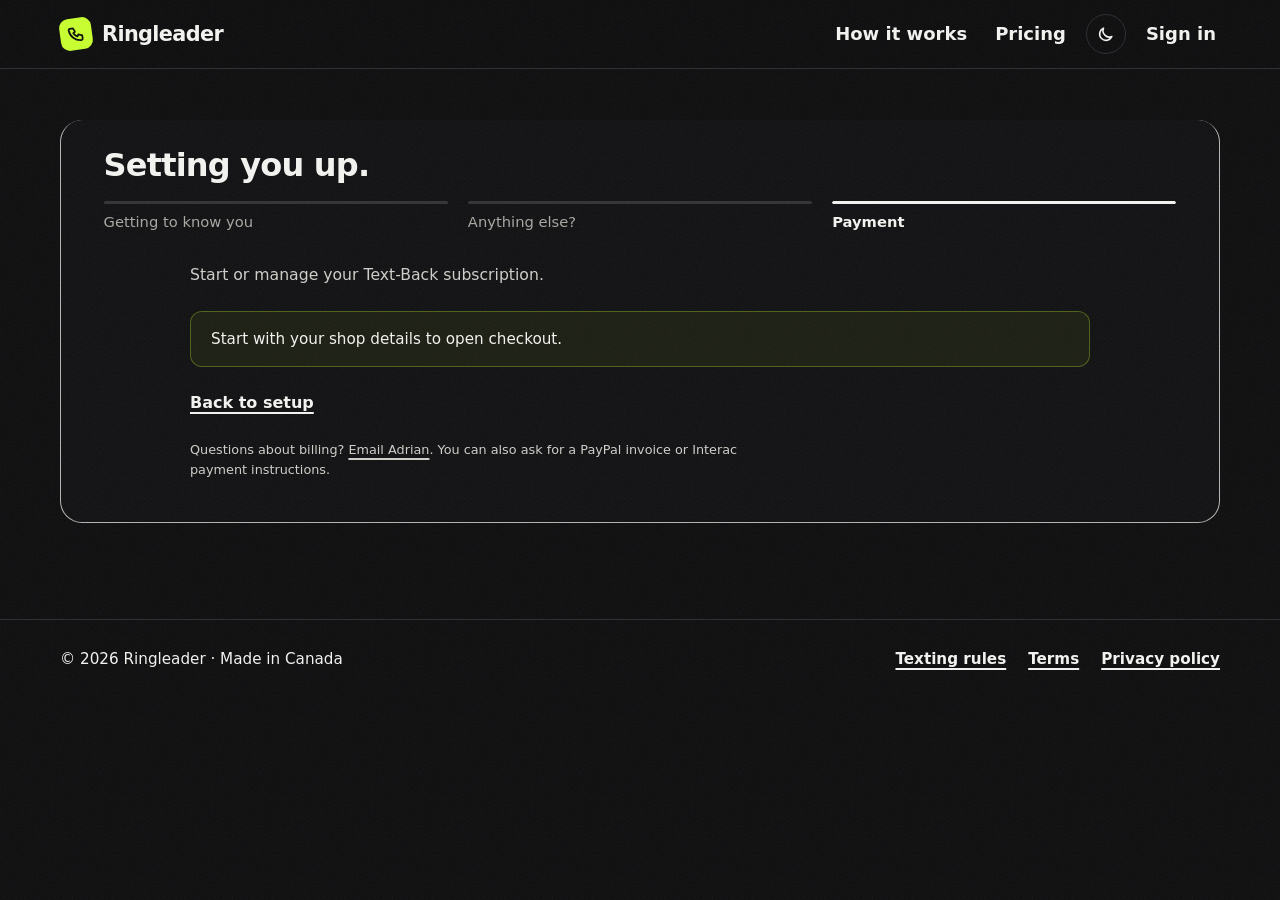
<file: pay/index.html>
<!doctype html>
<html lang="en">
<head>
  <meta charset="utf-8">
  <meta name="viewport" content="width=device-width, initial-scale=1">
  <meta name="robots" content="noindex,nofollow">
  <meta name="referrer" content="no-referrer">
  <meta http-equiv="Content-Security-Policy" content="default-src 'none'; script-src 'self'">
  <title>Ringleader payment</title>
  <script src="/billing.js?v=5" defer></script>
</head>
<body data-legacy-billing>
  <p>Opening the <a href="/contact.html?step=payment">Ringleader Payment step</a>.</p>
</body>
</html>
</file>
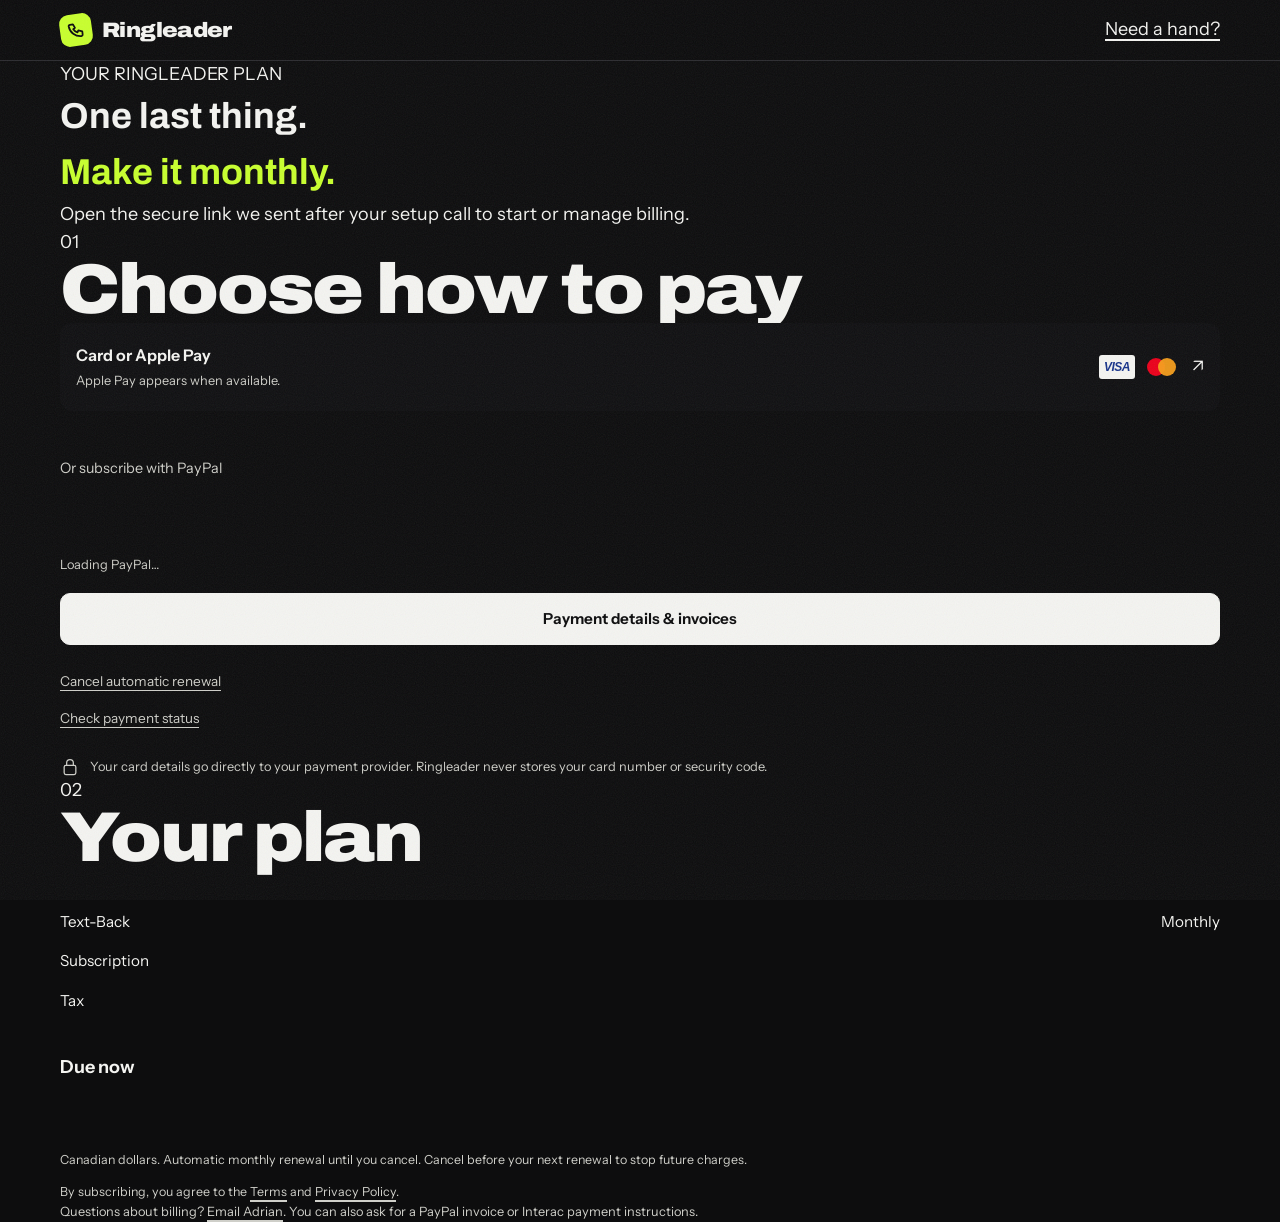
<file: billing.html>
<!doctype html>
<html lang="en">
<head>
  <meta charset="utf-8">
  <meta name="viewport" content="width=device-width, initial-scale=1, viewport-fit=cover">
  <meta name="robots" content="noindex,nofollow">
  <meta name="referrer" content="no-referrer">
  <meta name="theme-color" content="#0D0D0E">
  <title>Your Ringleader subscription</title>
  <link rel="preconnect" href="https://fonts.googleapis.com">
  <link rel="preconnect" href="https://fonts.gstatic.com" crossorigin>
  <link rel="stylesheet" href="https://fonts.googleapis.com/css2?family=Archivo:wdth,wght@62..125,400..900&family=Instrument+Sans:wght@400..700&display=swap">
  <link rel="stylesheet" href="style.css">
  <link rel="stylesheet" href="billing.css">
  <script src="billing.js" defer></script>
</head>
<body>
  <a class="skip" href="#main">Skip to payment</a>
  <header class="top"><div class="wrap">
    <a class="logo" href="https://getringleader.ca/" aria-label="Ringleader home"><span class="logo-mark" aria-hidden="true"><svg viewBox="0 0 24 24" fill="none" stroke="currentColor" stroke-width="2.4" stroke-linecap="round" stroke-linejoin="round"><path d="M5 4h4l2 5-2.5 1.5a11 11 0 0 0 5 5L15 13l5 2v4a2 2 0 0 1-2 2A16 16 0 0 1 3 6a2 2 0 0 1 2-2"/></svg></span>Ringleader</a>
    <a class="help-link" href="mailto:papaadrian.0920@gmail.com">Need a hand?</a>
  </div></header>
  <main id="main" class="billing wrap">
    <p id="testBanner" class="test-banner" hidden>Test checkout · No real payment will be taken.</p>
    <div class="billing-heading"><p class="eyebrow">YOUR RINGLEADER PLAN</p><h1 id="pageTitle">One last thing.<br><span class="hi">Make it monthly.</span></h1><p id="intro">Open the secure link we sent after your setup call to start or manage billing.</p></div>
    <div id="notice" class="notice" role="status" aria-live="polite" hidden></div>
    <p id="error" class="error" role="alert" hidden></p>
    <div id="billingBody" class="billing-grid" hidden>
      <section class="payment-panel" aria-labelledby="paymentTitle">
        <div class="panel-heading"><span class="step-number" aria-hidden="true">01</span><h2 id="paymentTitle">Choose how to pay</h2></div>
        <div id="methods" class="methods" hidden>
          <button id="cardButton" class="payment-choice" type="button"><span><b>Card or Apple Pay</b><small>Apple Pay appears when available.</small></span><span class="card-brands" aria-label="Visa and Mastercard"><span class="visa">VISA</span><span class="mastercard" aria-hidden="true"><i></i><i></i></span></span><span aria-hidden="true">↗</span></button>
          <div id="paypalWrap" class="paypal-choice" hidden><p>Or subscribe with PayPal</p><paypal-button id="paypalButton" type="subscribe" hidden></paypal-button><p id="paypalHint" class="fine">Loading PayPal…</p></div>
        </div>
        <div id="checkout" hidden></div>
        <button id="abandonButton" class="text-button" type="button" hidden>Cancel this checkout to change payment method</button>
        <div id="manage" class="manage" hidden><p id="paymentState"></p><button id="manageButton" class="action" type="button">Payment details &amp; invoices</button><button id="cancelButton" class="text-button" type="button">Cancel automatic renewal</button></div>
        <button id="refreshButton" class="text-button" type="button">Check payment status</button>
        <div class="payment-note"><svg viewBox="0 0 24 24" aria-hidden="true" fill="none" stroke="currentColor" stroke-width="1.5"><rect x="5" y="10" width="14" height="11" rx="2"/><path d="M8 10V7a4 4 0 0 1 8 0v3"/></svg><p>Your card details go directly to your payment provider. Ringleader never stores your card number or security code.</p></div>
      </section>
      <aside class="order-summary" aria-labelledby="summaryTitle"><div class="panel-heading"><span class="step-number" aria-hidden="true">02</span><h2 id="summaryTitle">Your plan</h2></div><p id="shopName" class="shop-name"></p><div class="summary-row"><span>Text-Back</span><span>Monthly</span></div><div class="summary-row"><span>Subscription</span><strong id="subtotal"></strong></div><div class="summary-row"><span id="taxLabel">Tax</span><span id="tax"></span></div><div class="summary-total"><span id="dueLabel">Due now</span><strong id="total"></strong></div><p id="renewal" class="renewal"></p><p id="dates" class="fine"></p><p id="taxNumber" class="fine" hidden></p><div class="summary-terms"><p id="billingTerms">Canadian dollars. Automatic monthly renewal until you cancel. Cancel before your next renewal to stop future charges.</p><p>By subscribing, you agree to the <a href="https://getringleader.ca/terms.html" target="_blank" rel="noopener noreferrer">Terms</a> and <a href="https://getringleader.ca/privacy.html" target="_blank" rel="noopener noreferrer">Privacy Policy</a>.</p></div></aside>
    </div>
    <section id="receiptsSection" class="receipts" aria-labelledby="receiptsTitle" hidden><h2 id="receiptsTitle">Payment history</h2><ul id="receipts"></ul></section>
    <noscript><p class="notice">This secure payment page needs JavaScript. Contact Ringleader for an invoice.</p></noscript>
    <p class="billing-footer">Questions about billing? <a id="support" href="mailto:papaadrian.0920@gmail.com">Email Adrian</a>. You can also ask for a PayPal invoice or Interac payment instructions.</p>
  </main>
  <dialog id="cancelDialog"><form method="dialog"><h2>Stop monthly renewal?</h2><p>Your already paid service period stays available. You won’t be charged for the next month.</p><div><button value="keep" class="action">Keep my subscription</button><button id="confirmCancel" value="cancel" class="text-button">Cancel renewal</button></div></form></dialog>
</body>
</html>
</file>
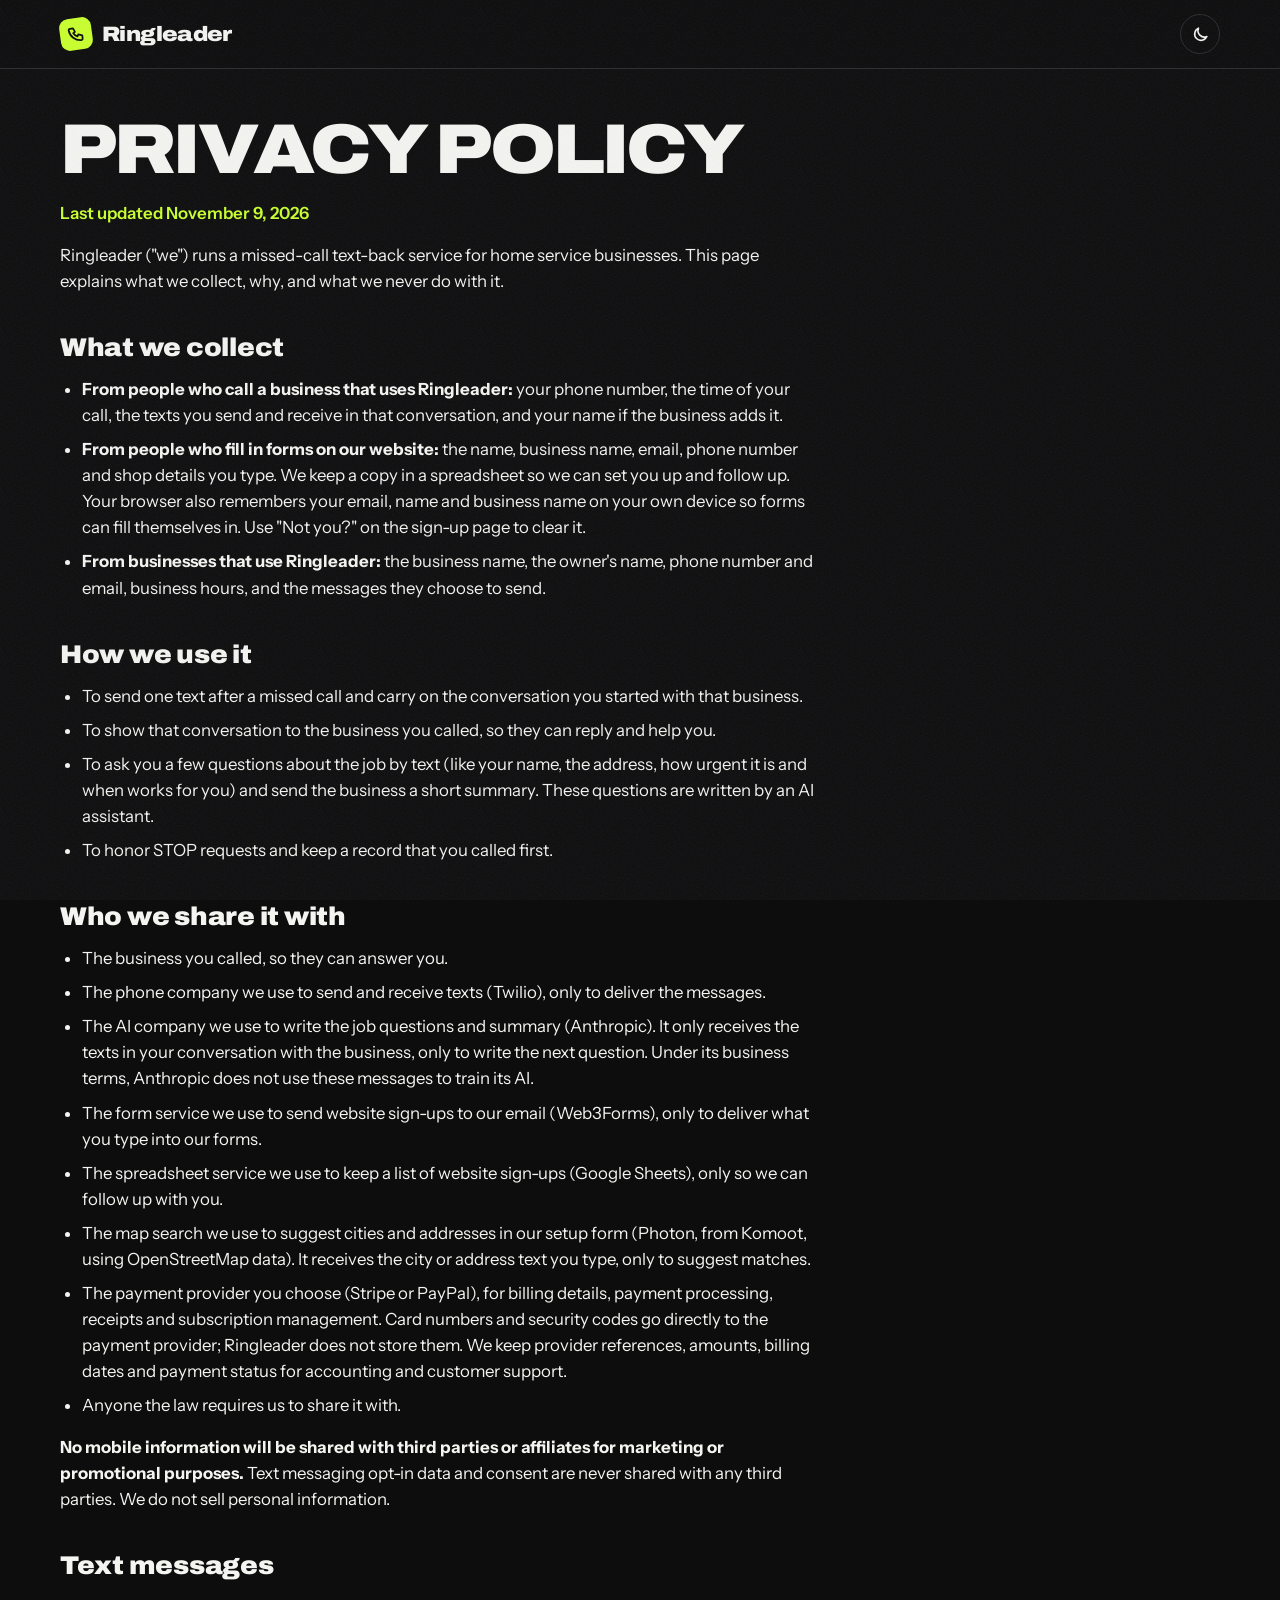
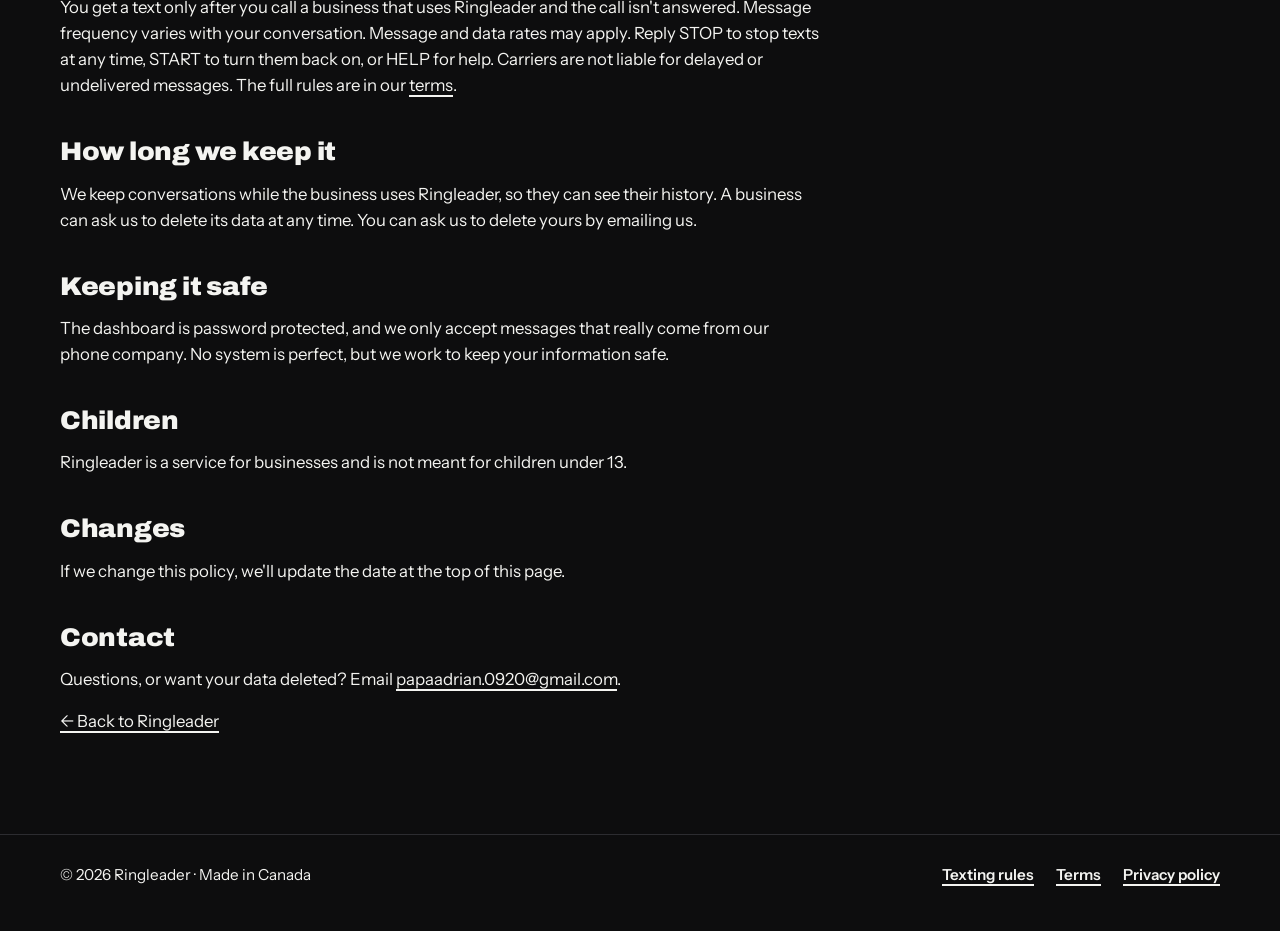
<file: privacy.html>
<!doctype html>
<html lang="en">
<head>
<meta charset="utf-8">
<meta name="viewport" content="width=device-width, initial-scale=1, viewport-fit=cover">
<title>Ringleader privacy policy</title>
<meta name="theme-color" content="#0D0D0E">
<meta name="description" content="What Ringleader collects, why, and what we never do with it.">
<link rel="canonical" href="https://getringleader.ca/privacy.html">
<meta property="og:title" content="Ringleader privacy policy">
<meta property="og:description" content="What Ringleader collects, why, and what we never do with it.">
<meta property="og:type" content="website">
<meta property="og:url" content="https://getringleader.ca/privacy.html">
<meta property="og:image" content="https://getringleader.ca/og.png">
<meta property="og:image:width" content="1200">
<meta property="og:image:height" content="630">
<meta property="og:site_name" content="Ringleader">
<meta name="twitter:card" content="summary_large_image">
<link rel="icon" href="data:image/svg+xml,%3Csvg xmlns='http://www.w3.org/2000/svg' viewBox='0 0 32 32'%3E%3Crect width='32' height='32' rx='8' fill='%23C8FF2E'/%3E%3Cpath d='M10 8h4l2 5-2.5 1.5a11 11 0 0 0 5 5L20 17l5 2v4a2 2 0 0 1-2 2A16 16 0 0 1 8 10a2 2 0 0 1 2-2' fill='none' stroke='%230D0D0E' stroke-width='2.4' stroke-linecap='round' stroke-linejoin='round'/%3E%3C/svg%3E">
<link rel="preconnect" href="https://fonts.googleapis.com">
<link rel="preconnect" href="https://fonts.gstatic.com" crossorigin>
<link rel="stylesheet" href="https://fonts.googleapis.com/css2?family=Archivo:wdth,wght@62..125,400..900&family=IBM+Plex+Mono:wght@500&family=Instrument+Sans:wght@400..700&display=swap">
<link rel="stylesheet" href="style.css?v=19">
<script src="theme.js?v=2"></script>
</head>
<body>
<a class="skip" href="#main">Skip to content</a>
<header class="top">
  <div class="wrap">
    <a class="logo" href="index.html" aria-label="Ringleader home">
      <span class="logo-mark" aria-hidden="true">
        <svg viewBox="0 0 24 24" fill="none" stroke="currentColor" stroke-width="2.4" stroke-linecap="round" stroke-linejoin="round"><path d="M5 4h4l2 5-2.5 1.5a11 11 0 0 0 5 5L15 13l5 2v4a2 2 0 0 1-2 2A16 16 0 0 1 3 6a2 2 0 0 1 2-2"/></svg>
      </span>
      Ringleader
    </a>
  </div>
</header>

<main class="wrap" id="main">
  <article class="legal">
    <h1>Privacy policy</h1>
    <p class="updated">Last updated November 9, 2026</p>
    <p>Ringleader ("we") runs a missed-call text-back service for home service businesses. This page explains what we collect, why, and what we never do with it.</p>

    <h2>What we collect</h2>
    <ul>
      <li><b>From people who call a business that uses Ringleader:</b> your phone number, the time of your call, the texts you send and receive in that conversation, and your name if the business adds it.</li>
      <li><b>From people who fill in forms on our website:</b> the name, business name, email, phone number and shop details you type. We keep a copy in a spreadsheet so we can set you up and follow up. Your browser also remembers your email, name and business name on your own device so forms can fill themselves in. Use "Not you?" on the sign-up page to clear it.</li>
      <li><b>From businesses that use Ringleader:</b> the business name, the owner's name, phone number and email, business hours, and the messages they choose to send.</li>
    </ul>

    <h2>How we use it</h2>
    <ul>
      <li>To send one text after a missed call and carry on the conversation you started with that business.</li>
      <li>To show that conversation to the business you called, so they can reply and help you.</li>
      <li>To ask you a few questions about the job by text (like your name, the address, how urgent it is and when works for you) and send the business a short summary. These questions are written by an AI assistant.</li>
      <li>To honor STOP requests and keep a record that you called first.</li>
    </ul>

    <h2>Who we share it with</h2>
    <ul>
      <li>The business you called, so they can answer you.</li>
      <li>The phone company we use to send and receive texts (Twilio), only to deliver the messages.</li>
      <li>The AI company we use to write the job questions and summary (Anthropic). It only receives the texts in your conversation with the business, only to write the next question. Under its business terms, Anthropic does not use these messages to train its AI.</li>
      <li>The form service we use to send website sign-ups to our email (Web3Forms), only to deliver what you type into our forms.</li>
      <li>The spreadsheet service we use to keep a list of website sign-ups (Google Sheets), only so we can follow up with you.</li>
      <li>The map search we use to suggest cities and addresses in our setup form (Photon, from Komoot, using OpenStreetMap data). It receives the city or address text you type, only to suggest matches.</li>
      <li>The payment provider you choose (Stripe or PayPal), for billing details, payment processing, receipts and subscription management. Card numbers and security codes go directly to the payment provider; Ringleader does not store them. We keep provider references, amounts, billing dates and payment status for accounting and customer support.</li>
      <li>Anyone the law requires us to share it with.</li>
    </ul>
    <p><b>No mobile information will be shared with third parties or affiliates for marketing or promotional purposes.</b> Text messaging opt-in data and consent are never shared with any third parties. We do not sell personal information.</p>

    <h2>Text messages</h2>
    <p>You get a text only after you call a business that uses Ringleader and the call isn't answered. Message frequency varies with your conversation. Message and data rates may apply. Reply STOP to stop texts at any time, START to turn them back on, or HELP for help. Carriers are not liable for delayed or undelivered messages. The full rules are in our <a href="terms.html">terms</a>.</p>

    <h2>How long we keep it</h2>
    <p>We keep conversations while the business uses Ringleader, so they can see their history. A business can ask us to delete its data at any time. You can ask us to delete yours by emailing us.</p>

    <h2>Keeping it safe</h2>
    <p>The dashboard is password protected, and we only accept messages that really come from our phone company. No system is perfect, but we work to keep your information safe.</p>

    <h2>Children</h2>
    <p>Ringleader is a service for businesses and is not meant for children under 13.</p>

    <h2>Changes</h2>
    <p>If we change this policy, we'll update the date at the top of this page.</p>

    <h2>Contact</h2>
    <!-- Contact email (appears twice on the next line) -->
    <p>Questions, or want your data deleted? Email <a href="mailto:papaadrian.0920@gmail.com">papaadrian.0920@gmail.com</a>.</p>

    <p><a href="index.html">← Back to Ringleader</a></p>
  </article>
</main>

<footer>
  <div class="wrap">
    <span>© 2026 Ringleader · Made in Canada</span>
    <nav aria-label="Legal">
      <a href="index.html#texting">Texting rules</a>
      <a href="terms.html">Terms</a>
      <a href="privacy.html">Privacy policy</a>
    </nav>
  </div>
</footer>
</body>
</html>
</file>
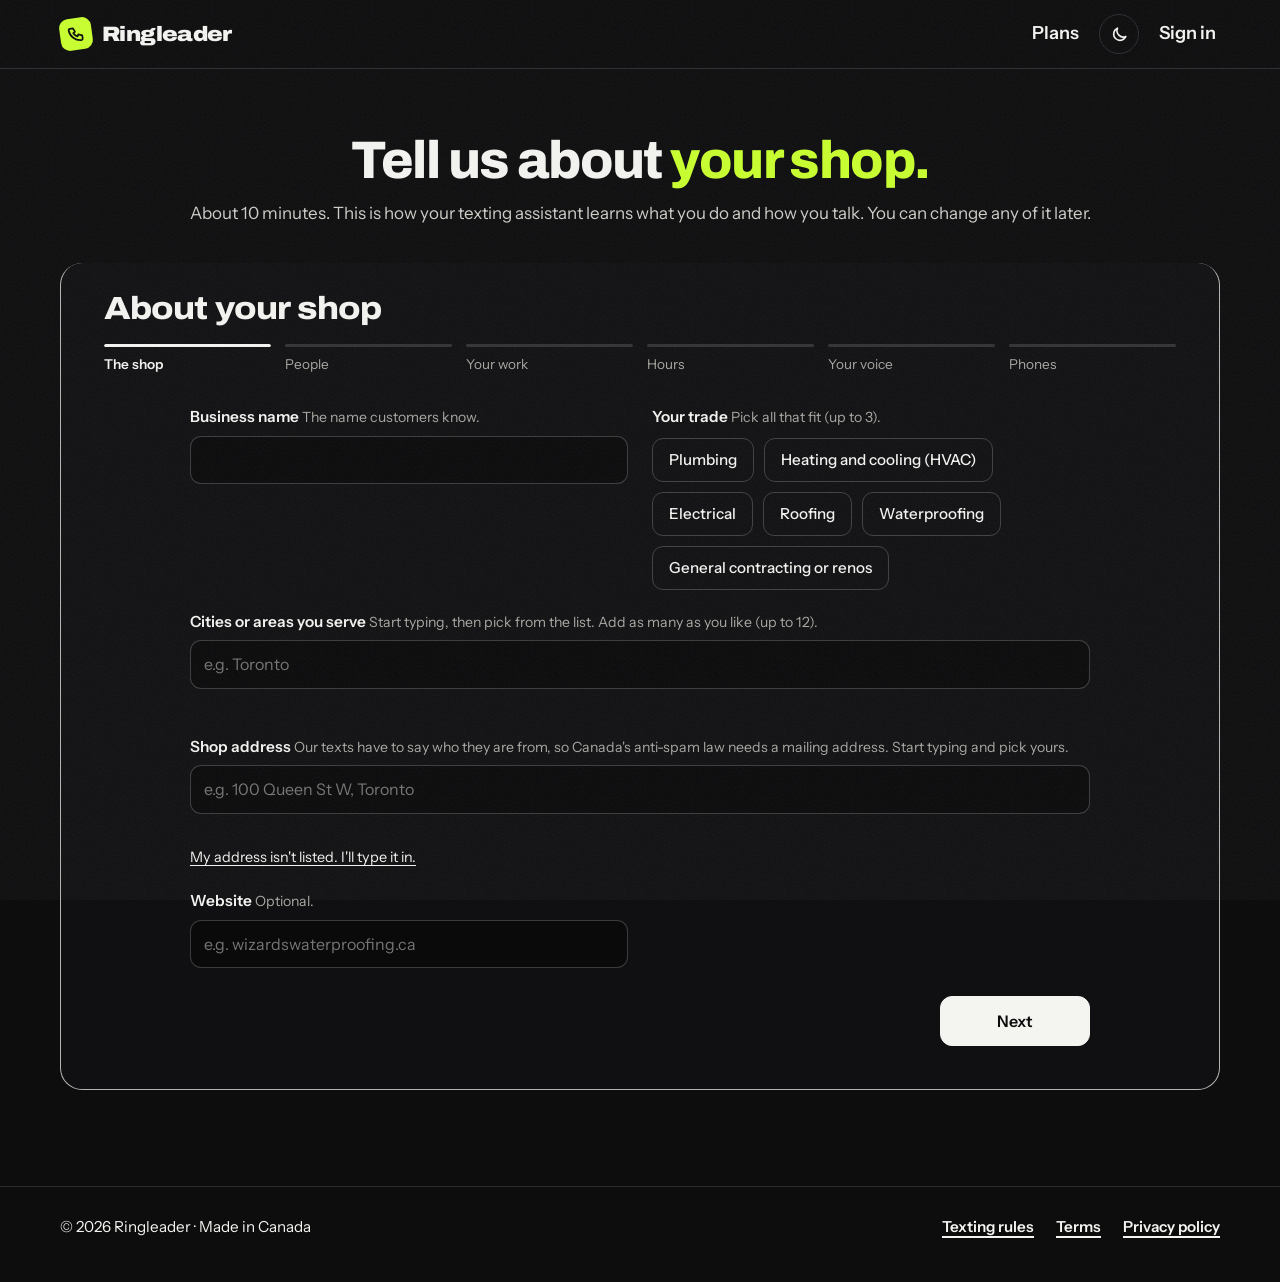
<file: setup.html>
<!doctype html>
<html lang="en">
<head>
<meta charset="utf-8">
<meta name="viewport" content="width=device-width, initial-scale=1, viewport-fit=cover">
<title>Tell us about your shop - Ringleader</title>
<meta name="robots" content="noindex">
<meta name="theme-color" content="#0D0D0E">
<link rel="icon" href="data:image/svg+xml,%3Csvg xmlns='http://www.w3.org/2000/svg' viewBox='0 0 32 32'%3E%3Crect width='32' height='32' rx='8' fill='%23C8FF2E'/%3E%3Cpath d='M10 8h4l2 5-2.5 1.5a11 11 0 0 0 5 5L20 17l5 2v4a2 2 0 0 1-2 2A16 16 0 0 1 8 10a2 2 0 0 1 2-2' fill='none' stroke='%230D0D0E' stroke-width='2.4' stroke-linecap='round' stroke-linejoin='round'/%3E%3C/svg%3E">
<link rel="preconnect" href="https://fonts.googleapis.com">
<link rel="preconnect" href="https://fonts.gstatic.com" crossorigin>
<link rel="stylesheet" href="https://fonts.googleapis.com/css2?family=Archivo:wdth,wght@62..125,400..900&family=IBM+Plex+Mono:wght@500&family=Instrument+Sans:wght@400..700&display=swap">
<link rel="stylesheet" href="style.css?v=19">
<link rel="stylesheet" href="plans.css?v=10">
<link rel="stylesheet" href="setup.css?v=5">
<link rel="stylesheet" href="account.css?v=2">
<script src="leads.js?v=3" defer></script>
<script src="paylinks.js?v=5" defer></script>
<script src="signin.js?v=6" defer></script>
<script src="account.js?v=1" defer></script>
<script src="places.js?v=2" defer></script>
<script src="setup.js?v=5" defer></script>
<script src="theme.js?v=2"></script>
</head>
<body>
<a class="skip" href="#main">Skip to content</a>
<header class="top">
  <div class="wrap">
    <a class="logo" href="index.html" aria-label="Ringleader home">
      <span class="logo-mark" aria-hidden="true">
        <svg viewBox="0 0 24 24" fill="none" stroke="currentColor" stroke-width="2.4" stroke-linecap="round" stroke-linejoin="round"><path d="M5 4h4l2 5-2.5 1.5a11 11 0 0 0 5 5L15 13l5 2v4a2 2 0 0 1-2 2A16 16 0 0 1 3 6a2 2 0 0 1 2-2"/></svg>
      </span>
      Ringleader
    </a>
    <nav aria-label="Main"><a href="contact.html">Plans</a></nav>
  </div>
</header>

<main id="main" class="su">
  <div class="wrap">
    <section class="su-head">
      <h1>Tell us about <span class="hi">your shop.</span></h1>
      <p>About 10 minutes. This is how your texting assistant learns what you do and how you talk. You can change any of it later.</p>
    </section>
    <noscript><p class="su-noscript">This page needs JavaScript. Call <a href="tel:+14372322281">437-232-2281</a> and we'll fill it in together.</p></noscript>
    <form class="sheet setup" id="setup" novalidate>
      <div class="sheet-surface" aria-hidden="true"></div>
      <div class="sheet-body">
        <header class="sheet-head">
          <h2 id="setupTitle" tabindex="-1">The shop</h2>
          <ol class="stepper" id="setupSteps"></ol>
        </header>
        <div id="panes"></div>
        <div class="pane finished" id="doneBox" hidden>
          <span class="finished-tick"><svg viewBox="0 0 16 16" aria-hidden="true"><path d="M3 8.5 6.5 12 13 4.5"/></svg></span>
          <h3>Thanks. We've got your answers.</h3>
          <p id="doneLine"></p>
          <p class="sum-small">Next: we'll reach out within a day to set up call forwarding and check your business details together. No payment has been taken.</p>
          <a class="cta cta-ghost cta-inline" href="index.html">Back to the home page</a>
        </div>
        <div class="send-fail" id="sendFail" role="alert" hidden><p><b>That didn't send.</b> Nothing went through, but your answers are still here. Try again, or reach Adrian at papaadrian.0920@gmail.com or <a href="tel:+14372322281">437-232-2281</a>.</p></div>
        <label class="hp" aria-hidden="true">Leave this empty <input id="fWebsiteTrap" tabindex="-1" autocomplete="off"></label>
        <div class="sheet-nav" id="nav">
          <button type="button" class="cta cta-ghost nav-back" id="back">Back</button>
          <button type="button" class="cta nav-next" id="next">Next</button>
        </div>
      </div>
    </form>
  </div>
</main>

<footer>
  <div class="wrap">
    <span>© 2026 Ringleader · Made in Canada</span>
    <nav aria-label="Legal">
      <a href="index.html#texting">Texting rules</a>
      <a href="terms.html">Terms</a>
      <a href="privacy.html">Privacy policy</a>
    </nav>
  </div>
</footer>
</body>
</html>
</file>
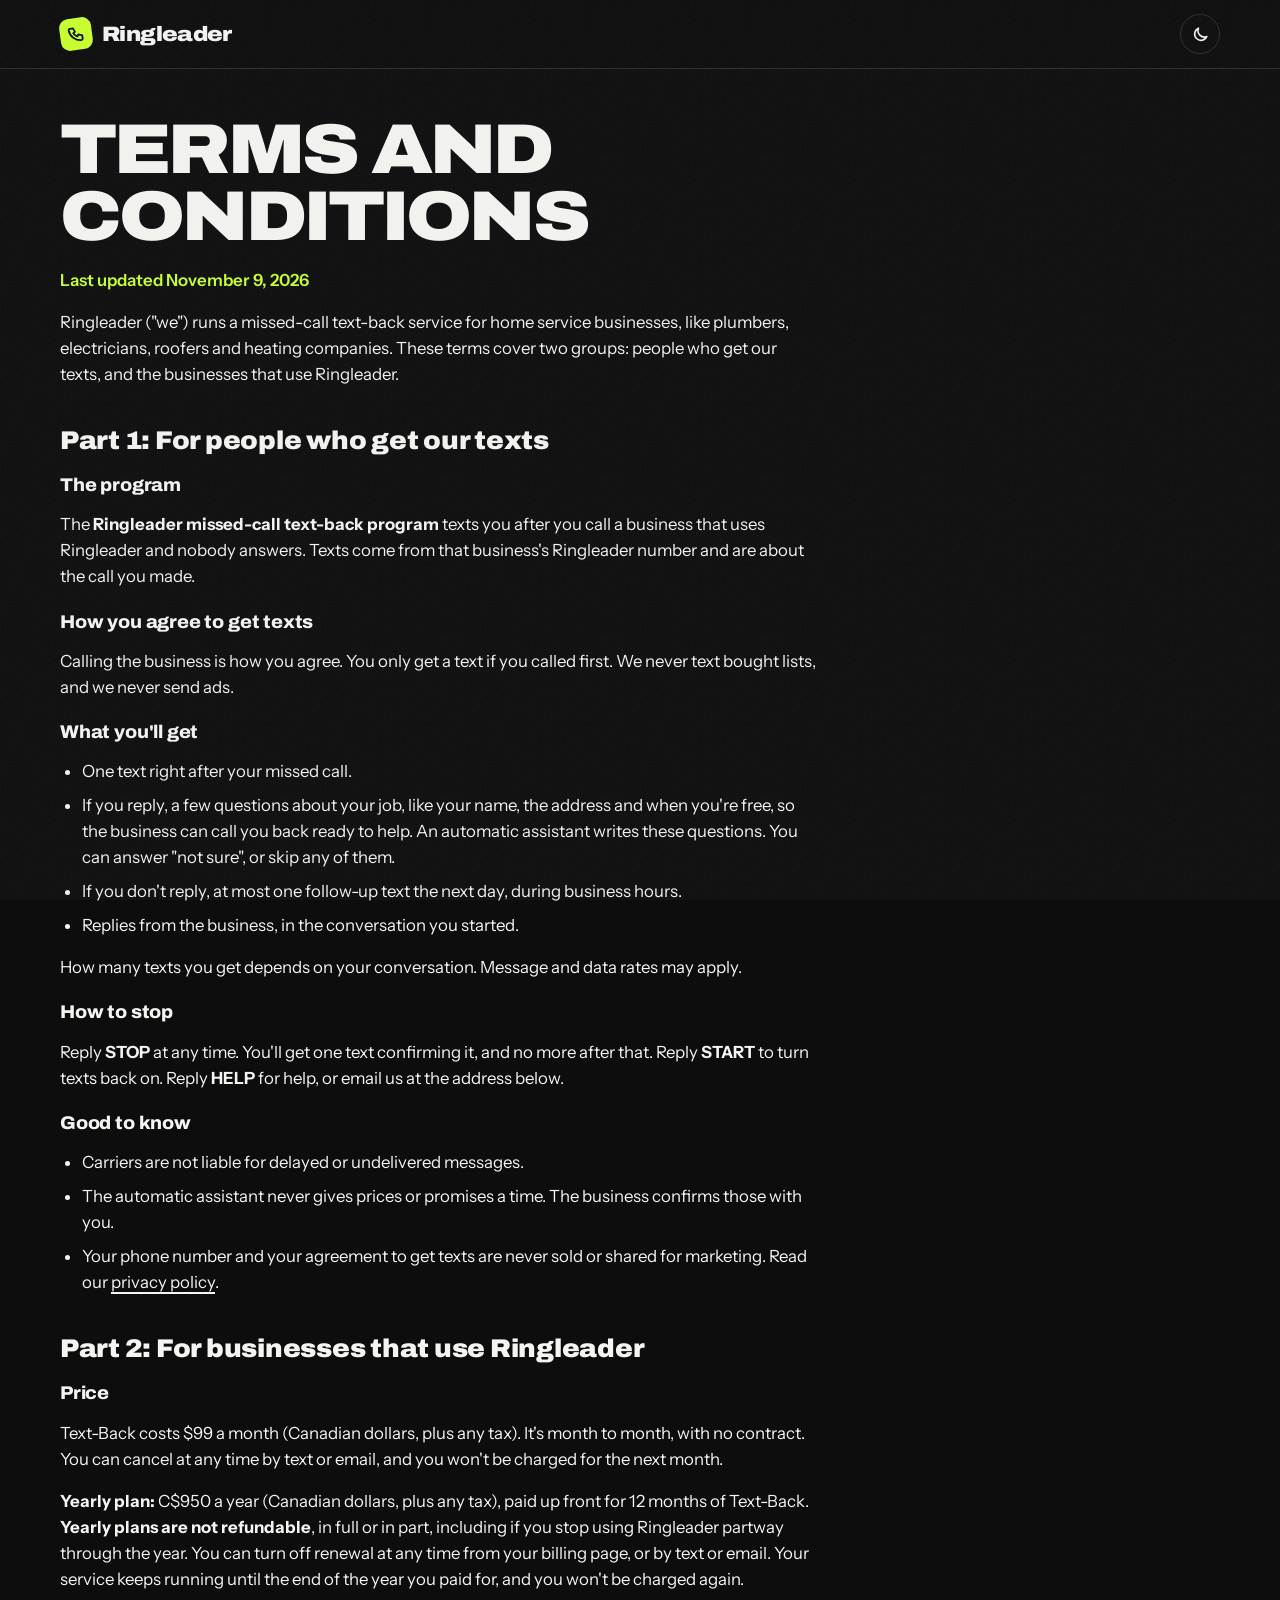
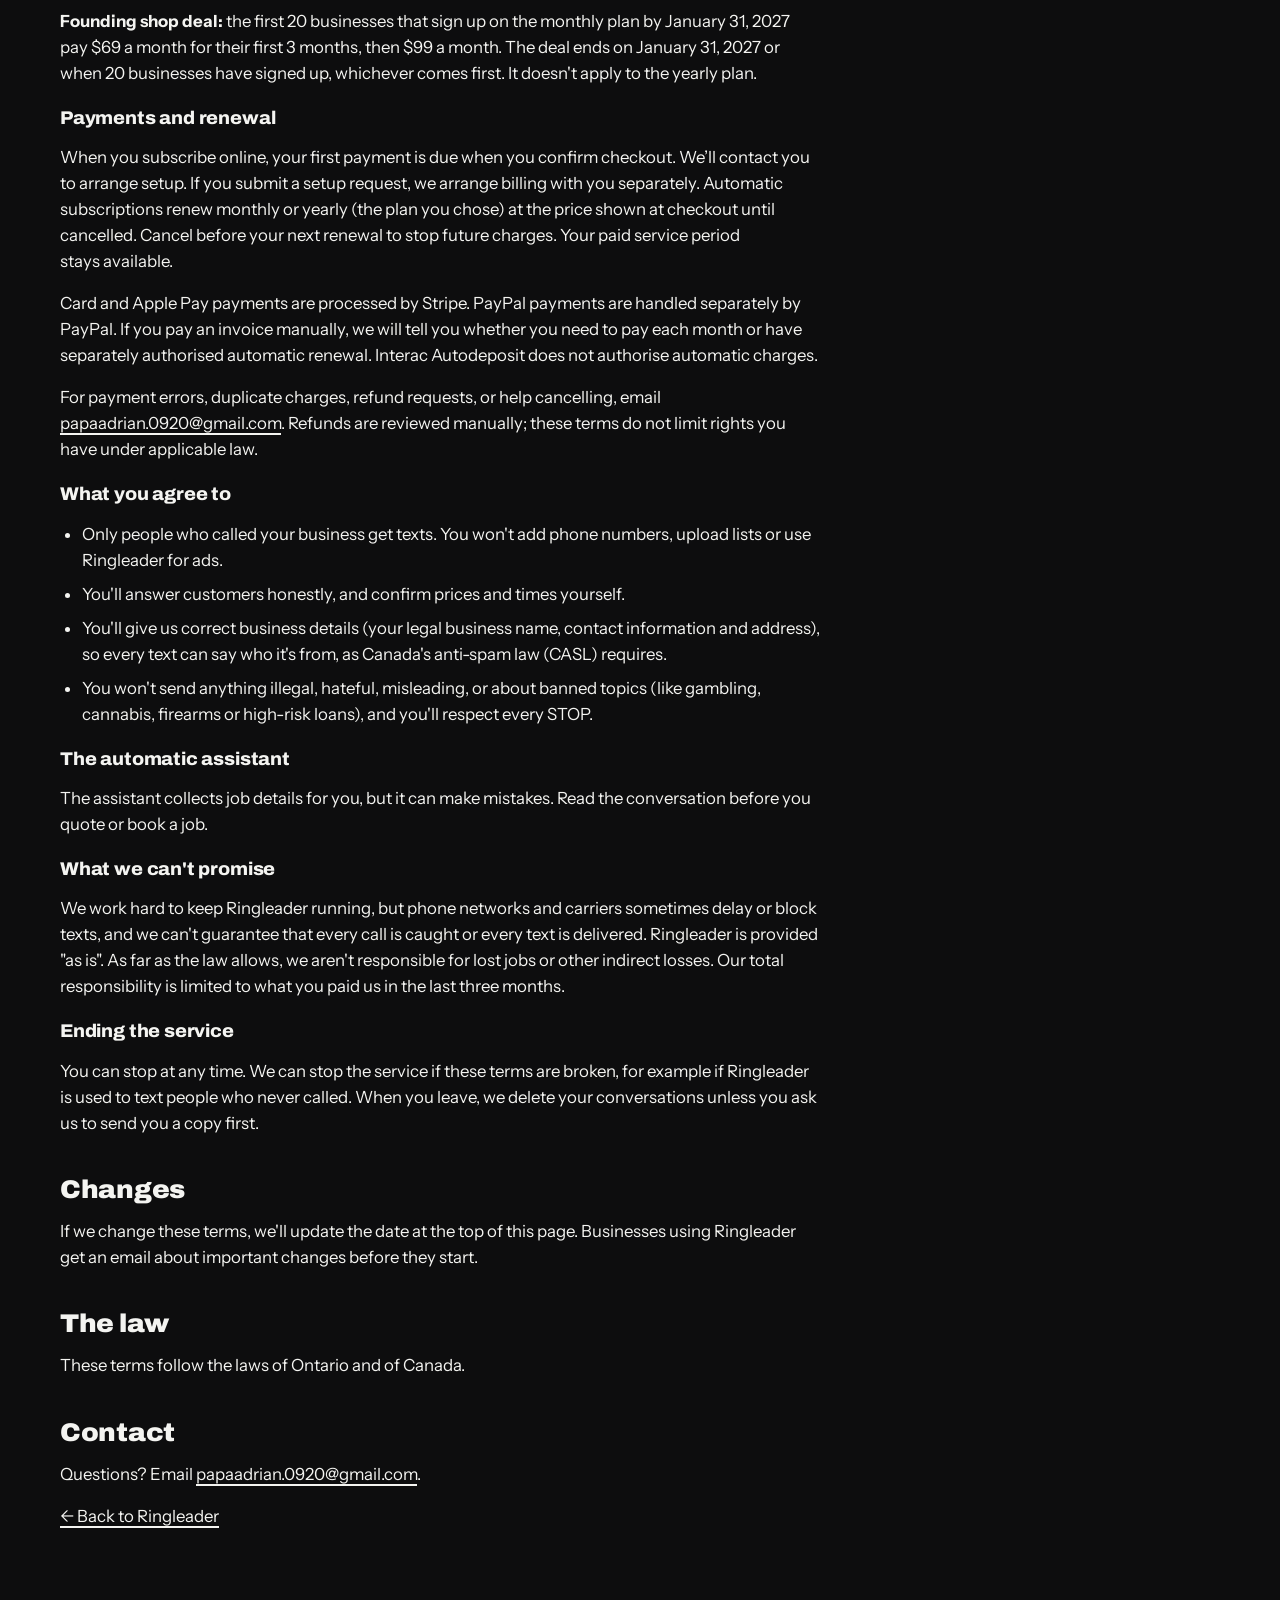
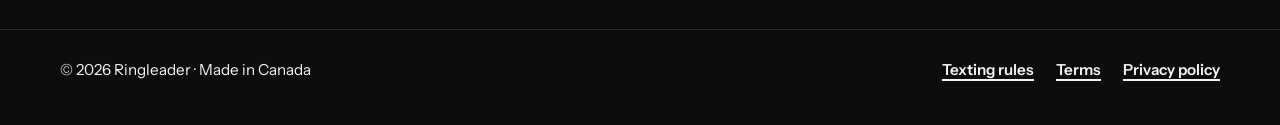
<file: terms.html>
<!doctype html>
<html lang="en">
<head>
<meta charset="utf-8">
<meta name="viewport" content="width=device-width, initial-scale=1, viewport-fit=cover">
<title>Ringleader terms and conditions</title>
<meta name="theme-color" content="#0D0D0E">
<meta name="description" content="The rules for Ringleader's missed-call text-back program, for people who get our texts and for the businesses that use it.">
<link rel="canonical" href="https://getringleader.ca/terms.html">
<meta property="og:title" content="Ringleader terms and conditions">
<meta property="og:description" content="The rules for Ringleader's missed-call text-back program, for people who get our texts and for the businesses that use it.">
<meta property="og:type" content="website">
<meta property="og:url" content="https://getringleader.ca/terms.html">
<meta property="og:image" content="https://getringleader.ca/og.png">
<meta property="og:image:width" content="1200">
<meta property="og:image:height" content="630">
<meta property="og:site_name" content="Ringleader">
<meta name="twitter:card" content="summary_large_image">
<link rel="icon" href="data:image/svg+xml,%3Csvg xmlns='http://www.w3.org/2000/svg' viewBox='0 0 32 32'%3E%3Crect width='32' height='32' rx='8' fill='%23C8FF2E'/%3E%3Cpath d='M10 8h4l2 5-2.5 1.5a11 11 0 0 0 5 5L20 17l5 2v4a2 2 0 0 1-2 2A16 16 0 0 1 8 10a2 2 0 0 1 2-2' fill='none' stroke='%230D0D0E' stroke-width='2.4' stroke-linecap='round' stroke-linejoin='round'/%3E%3C/svg%3E">
<link rel="preconnect" href="https://fonts.googleapis.com">
<link rel="preconnect" href="https://fonts.gstatic.com" crossorigin>
<link rel="stylesheet" href="https://fonts.googleapis.com/css2?family=Archivo:wdth,wght@62..125,400..900&family=IBM+Plex+Mono:wght@500&family=Instrument+Sans:wght@400..700&display=swap">
<link rel="stylesheet" href="style.css?v=19">
<script src="theme.js?v=2"></script>
</head>
<body>
<a class="skip" href="#main">Skip to content</a>
<header class="top">
  <div class="wrap">
    <a class="logo" href="index.html" aria-label="Ringleader home">
      <span class="logo-mark" aria-hidden="true">
        <svg viewBox="0 0 24 24" fill="none" stroke="currentColor" stroke-width="2.4" stroke-linecap="round" stroke-linejoin="round"><path d="M5 4h4l2 5-2.5 1.5a11 11 0 0 0 5 5L15 13l5 2v4a2 2 0 0 1-2 2A16 16 0 0 1 3 6a2 2 0 0 1 2-2"/></svg>
      </span>
      Ringleader
    </a>
  </div>
</header>

<main class="wrap" id="main">
  <article class="legal">
    <h1>Terms and conditions</h1>
    <p class="updated">Last updated November 9, 2026</p>
    <p>Ringleader ("we") runs a missed-call text-back service for home service businesses, like plumbers, electricians, roofers and heating companies. These terms cover two groups: people who get our texts, and the businesses that use Ringleader.</p>

    <h2>Part 1: For people who get our texts</h2>

    <h3>The program</h3>
    <p>The <b>Ringleader missed-call text-back program</b> texts you after you call a business that uses Ringleader and nobody answers. Texts come from that business's Ringleader number and are about the call you made.</p>

    <h3>How you agree to get texts</h3>
    <p>Calling the business is how you agree. You only get a text if you called first. We never text bought lists, and we never send ads.</p>

    <h3>What you'll get</h3>
    <ul>
      <li>One text right after your missed call.</li>
      <li>If you reply, a few questions about your job, like your name, the address and when you're free, so the business can call you back ready to help. An automatic assistant writes these questions. You can answer "not sure", or skip any of them.</li>
      <li>If you don't reply, at most one follow-up text the next day, during business hours.</li>
      <li>Replies from the business, in the conversation you started.</li>
    </ul>
    <p>How many texts you get depends on your conversation. Message and data rates may apply.</p>

    <h3>How to stop</h3>
    <p>Reply <b>STOP</b> at any time. You'll get one text confirming it, and no more after that. Reply <b>START</b> to turn texts back on. Reply <b>HELP</b> for help, or email us at the address below.</p>

    <h3>Good to know</h3>
    <ul>
      <li>Carriers are not liable for delayed or undelivered messages.</li>
      <li>The automatic assistant never gives prices or promises a time. The business confirms those with you.</li>
      <li>Your phone number and your agreement to get texts are never sold or shared for marketing. Read our <a href="privacy.html">privacy policy</a>.</li>
    </ul>

    <h2>Part 2: For businesses that use Ringleader</h2>

    <h3>Price</h3>
    <p>Text-Back costs $99 a month (Canadian dollars, plus any tax). It's month to month, with no contract. You can cancel at any time by text or email, and you won't be charged for the next month.</p>
    <p><b>Yearly plan:</b> C$950 a year (Canadian dollars, plus any tax), paid up front for 12 months of Text-Back. <b>Yearly plans are not refundable</b>, in full or in part, including if you stop using Ringleader partway through the year. You can turn off renewal at any time from your billing page, or by text or email. Your service keeps running until the end of the year you paid for, and you won't be charged again.</p>
    <p><b>Founding shop deal:</b> the first 20 businesses that sign up on the monthly plan by January 31, 2027 pay $69 a month for their first 3 months, then $99 a month. The deal ends on January 31, 2027 or when 20 businesses have signed up, whichever comes first. It doesn't apply to the yearly plan.</p>

    <h3>Payments and renewal</h3>
    <p>When you subscribe online, your first payment is due when you confirm checkout. We’ll contact you to arrange setup. If you submit a setup request, we arrange billing with you separately. Automatic subscriptions renew monthly or yearly (the plan you chose) at the price shown at checkout until cancelled. Cancel before your next renewal to stop future charges. Your paid service period stays available.</p>
    <p>Card and Apple Pay payments are processed by Stripe. PayPal payments are handled separately by PayPal. If you pay an invoice manually, we will tell you whether you need to pay each month or have separately authorised automatic renewal. Interac Autodeposit does not authorise automatic charges.</p>
    <p>For payment errors, duplicate charges, refund requests, or help cancelling, email <a href="mailto:papaadrian.0920@gmail.com">papaadrian.0920@gmail.com</a>. Refunds are reviewed manually; these terms do not limit rights you have under applicable law.</p>

    <h3>What you agree to</h3>
    <ul>
      <li>Only people who called your business get texts. You won't add phone numbers, upload lists or use Ringleader for ads.</li>
      <li>You'll answer customers honestly, and confirm prices and times yourself.</li>
      <li>You'll give us correct business details (your legal business name, contact information and address), so every text can say who it's from, as Canada's anti-spam law (CASL) requires.</li>
      <li>You won't send anything illegal, hateful, misleading, or about banned topics (like gambling, cannabis, firearms or high-risk loans), and you'll respect every STOP.</li>
    </ul>

    <h3>The automatic assistant</h3>
    <p>The assistant collects job details for you, but it can make mistakes. Read the conversation before you quote or book a job.</p>

    <h3>What we can't promise</h3>
    <p>We work hard to keep Ringleader running, but phone networks and carriers sometimes delay or block texts, and we can't guarantee that every call is caught or every text is delivered. Ringleader is provided "as is". As far as the law allows, we aren't responsible for lost jobs or other indirect losses. Our total responsibility is limited to what you paid us in the last three months.</p>

    <h3>Ending the service</h3>
    <p>You can stop at any time. We can stop the service if these terms are broken, for example if Ringleader is used to text people who never called. When you leave, we delete your conversations unless you ask us to send you a copy first.</p>

    <h2>Changes</h2>
    <p>If we change these terms, we'll update the date at the top of this page. Businesses using Ringleader get an email about important changes before they start.</p>

    <h2>The law</h2>
    <p>These terms follow the laws of Ontario and of Canada.</p>

    <h2>Contact</h2>
    <!-- Contact email (appears twice on the next line) -->
    <p>Questions? Email <a href="mailto:papaadrian.0920@gmail.com">papaadrian.0920@gmail.com</a>.</p>

    <p><a href="index.html">← Back to Ringleader</a></p>
  </article>
</main>

<footer>
  <div class="wrap">
    <span>© 2026 Ringleader · Made in Canada</span>
    <nav aria-label="Legal">
      <a href="index.html#texting">Texting rules</a>
      <a href="terms.html">Terms</a>
      <a href="privacy.html">Privacy policy</a>
    </nav>
  </div>
</footer>
</body>
</html>
</file>
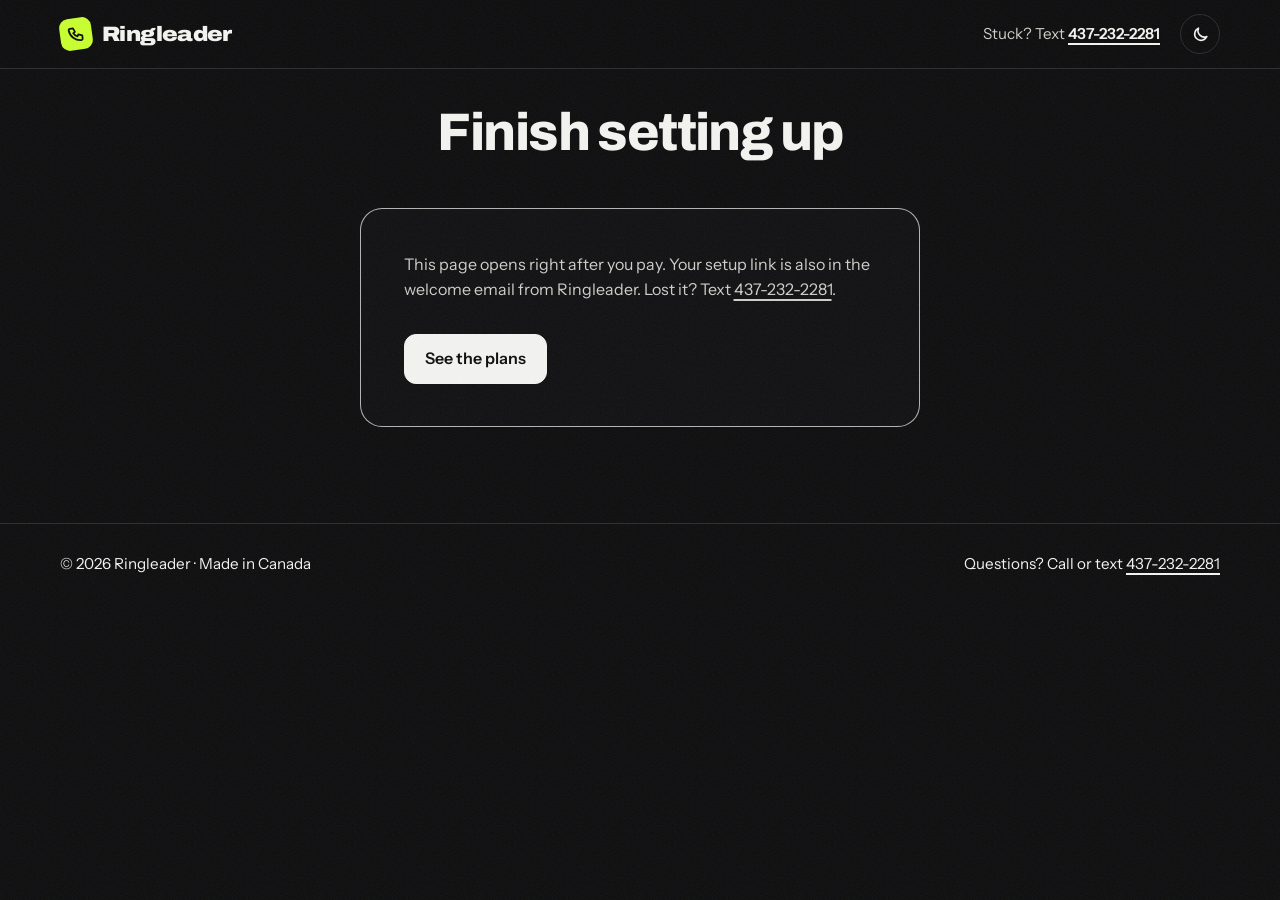
<file: welcome.html>
<!doctype html>
<html lang="en">
<head>
<meta charset="utf-8">
<meta name="viewport" content="width=device-width, initial-scale=1, viewport-fit=cover">
<title>Finish setting up - Ringleader</title>
<meta name="robots" content="noindex">
<meta name="referrer" content="no-referrer">
<meta name="theme-color" content="#0D0D0E">
<link rel="icon" href="data:image/svg+xml,%3Csvg xmlns='http://www.w3.org/2000/svg' viewBox='0 0 32 32'%3E%3Crect width='32' height='32' rx='8' fill='%23C8FF2E'/%3E%3Cpath d='M10 8h4l2 5-2.5 1.5a11 11 0 0 0 5 5L20 17l5 2v4a2 2 0 0 1-2 2A16 16 0 0 1 8 10a2 2 0 0 1 2-2' fill='none' stroke='%230D0D0E' stroke-width='2.4' stroke-linecap='round' stroke-linejoin='round'/%3E%3C/svg%3E">
<link rel="preconnect" href="https://fonts.googleapis.com">
<link rel="preconnect" href="https://fonts.gstatic.com" crossorigin>
<link rel="stylesheet" href="https://fonts.googleapis.com/css2?family=Archivo:wdth,wght@62..125,400..900&family=IBM+Plex+Mono:wght@500&family=Instrument+Sans:wght@400..700&display=swap">
<link rel="stylesheet" href="style.css?v=19">
<link rel="stylesheet" href="plans.css?v=10">
<link rel="stylesheet" href="setup.css?v=5">
<link rel="stylesheet" href="account.css?v=2">
<script src="paylinks.js?v=5" defer></script>
<script src="leads.js?v=3" defer></script>
<script src="signin.js?v=6" defer></script>
<script src="account.js?v=1" defer></script>
<script src="welcome.js?v=2" defer></script>
<script src="places.js?v=2" defer></script>
<script src="setup.js?v=5" defer></script>
<script src="theme.js?v=2"></script>
</head>
<!-- data-no-account: no account circle or "finish" bar here. This page is the finish. -->
<body data-no-account>
<a class="skip" href="#main">Skip to content</a>
<header class="top">
  <div class="wrap">
    <span class="logo" aria-label="Ringleader">
      <span class="logo-mark" aria-hidden="true">
        <svg viewBox="0 0 24 24" fill="none" stroke="currentColor" stroke-width="2.4" stroke-linecap="round" stroke-linejoin="round"><path d="M5 4h4l2 5-2.5 1.5a11 11 0 0 0 5 5L15 13l5 2v4a2 2 0 0 1-2 2A16 16 0 0 1 3 6a2 2 0 0 1 2-2"/></svg>
      </span>
      Ringleader
    </span>
    <p class="wl-help">Stuck? Text <a href="tel:+14372322281">437-232-2281</a></p>
  </div>
</header>

<main id="main" class="su wl">
  <div class="wrap">
    <ol class="wl-track" id="track" aria-label="Your setup">
      <li class="is-done" data-track="paid"><span class="wl-n" aria-hidden="true"><svg viewBox="0 0 16 16"><path d="M3 8.5 6.5 12 13 4.5"/></svg></span><span>Paid</span></li>
      <li data-track="questions"><span class="wl-n" aria-hidden="true">2</span><span>Your shop</span></li>
      <li data-track="password"><span class="wl-n" aria-hidden="true">3</span><span>Password</span></li>
      <li data-track="dashboard"><span class="wl-n" aria-hidden="true">4</span><span>Dashboard</span></li>
    </ol>

    <section class="su-head wl-head">
      <p class="wl-paid" id="wlPaid"><svg viewBox="0 0 16 16" aria-hidden="true"><path d="M3 8.5 6.5 12 13 4.5"/></svg> <span id="wlPaidText">Payment received. Thank you!</span></p>
      <h1 id="wlTitle" tabindex="-1">Now, tell us about <span class="hi">your shop.</span></h1>
      <p id="wlLead">About 10 minutes. This teaches your texting assistant what you do and how you talk. Your dashboard opens right after.</p>
      <p class="wl-wait" id="wlWait" role="status" hidden></p>
    </section>

    <noscript><p class="su-noscript">This page needs JavaScript. Text <a href="tel:+14372322281">437-232-2281</a> and we'll finish it together.</p></noscript>

    <!-- Step 2: the shop questions. setup.js draws them; welcome.js saves them to our server. -->
    <form class="sheet setup" id="setup" novalidate>
      <div class="sheet-surface" aria-hidden="true"></div>
      <div class="sheet-body">
        <header class="sheet-head">
          <h2 id="setupTitle" tabindex="-1">The shop</h2>
          <ol class="stepper" id="setupSteps"></ol>
        </header>
        <div id="panes"></div>
        <div class="pane finished" id="doneBox" hidden><p id="doneLine"></p></div>
        <div class="send-fail" id="sendFail" role="alert" hidden><p><b>That didn't save.</b></p></div>
        <label class="hp" aria-hidden="true">Leave this empty <input id="fWebsiteTrap" tabindex="-1" autocomplete="off"></label>
        <div class="sheet-nav" id="nav">
          <button type="button" class="cta cta-ghost nav-back" id="back">Back</button>
          <button type="button" class="cta nav-next" id="next">Next</button>
        </div>
      </div>
    </form>

    <!-- Step 3: the password. -->
    <section class="sheet wl-box" id="passBox" aria-labelledby="wlTitle" hidden>
      <div class="sheet-surface" aria-hidden="true"></div>
      <div class="sheet-body">
        <form id="passForm" class="wl-form" novalidate>
          <div class="f">
            <label for="wlEmail">You'll sign in with</label>
            <input id="wlEmail" type="email" autocomplete="username" readonly>
          </div>
          <div class="f">
            <label for="wlPass">Make a password <span class="hint">At least 8 characters.</span></label>
            <div class="wl-passrow">
              <input id="wlPass" type="password" autocomplete="new-password" minlength="8" aria-describedby="wlPass-err">
              <button type="button" class="wl-show" id="wlShow" aria-pressed="false">Show</button>
            </div>
            <p class="err" id="wlPass-err" role="alert" hidden></p>
          </div>
          <button type="submit" class="cta cta-solid wl-go" id="wlGo">Create password and open my dashboard</button>
          <p class="wl-next">After this: we text you within one business day to turn on your Ringleader number. Nothing changes on your phone until then.</p>
        </form>
      </div>
    </section>

    <!-- When there's nothing to fill in: no payment code, or already finished. -->
    <section class="sheet wl-box" id="stopBox" hidden>
      <div class="sheet-surface" aria-hidden="true"></div>
      <div class="sheet-body wl-stop">
        <p id="stopText"></p>
        <a class="cta cta-solid cta-inline" id="stopGo" hidden></a>
      </div>
    </section>
  </div>
</main>

<footer>
  <div class="wrap">
    <span>© 2026 Ringleader · Made in Canada</span>
    <span>Questions? Call or text <a href="tel:+14372322281">437-232-2281</a></span>
  </div>
</footer>
</body>
</html>
</file>
<file: style.css>
/* Ringleader public site. Job-site signage: near-black, white, and one hi-vis green. Big type, real phone screens. */
:root {
  --bg: #0D0D0E;
  --bg-2: #161618;
  --ink: #F4F4F1;
  --soft: #CFCFC9;
  --line: #2C2C30;
  --hivis: #C8FF2E;
  --on-hivis: #0D0D0E;
  --red: #FF5340;
  --bubble-in: #2A2A2F;
  --hivis-ink: #C8FF2E;      /* lime used as text or lines (darker green in light mode, so it reads on white) */
  --red-ink: #FF7A6B;
  --panel: #101012;          /* menus, pop-ups, cards */
  --panel-2: #1E1E21;
  --field: #0A0A0B;          /* text boxes */
  --muted: #A8A8A2;
  --cta-hover: #fff;
  --on-ink: #0D0D0E;         /* text on an ink-coloured (white on dark, black on light) button */
  --fg-rgb: 255 255 255;     /* see-through lines and fills: white on dark, black on light */
  --ink-rgb: 244 244 241;
  --bg-rgb: 13 13 14;
  --grain: .07;
  --f-display: "Archivo", "Arial Black", system-ui, sans-serif;
  --f-body: "Instrument Sans", system-ui, -apple-system, "Segoe UI", sans-serif;
  --f-mono: "IBM Plex Mono", ui-monospace, Menlo, monospace;
  --wrap: 1200px;
  --stripes: repeating-linear-gradient(-45deg, var(--hivis) 0 14px, var(--bg) 14px 28px);
  color-scheme: dark;
}

/* Light mode: white, black and green. theme.js sets data-theme="light" on <html> when the sun button is on.
   Lime stays for fills (buttons, the highlight, chat bubbles); text and lines use a darker green so they read on white. */
:root[data-theme="light"] {
  --bg: #E8E6DE;          /* soft paper grey, so it doesn't glare like plain white */
  --bg-2: #E0DED5;
  --ink: #0D0D0E;
  --soft: #46463F;
  --line: #CFCDC3;
  --hivis-ink: #356B00;   /* 5:1 on the paper grey, so green words pass the contrast check */
  --red: #E5341F;
  --red-ink: #C02A17;
  --bubble-in: #DAD8CF;
  --panel: #EFEDE6;
  --panel-2: #DEDCD3;
  --field: #F1EFE9;
  --muted: #5E5E57;
  --cta-hover: #C8FF2E;
  --on-ink: #FFFFFF;
  --fg-rgb: 0 0 0;
  --ink-rgb: 13 13 14;
  --bg-rgb: 232 230 222;
  --grain: .09;
  color-scheme: light;
}
/* The phone pictures stay a dark phone screen in both modes. */
:root[data-theme="light"] .phone {
  --bg: #0D0D0E; --ink: #F4F4F1; --soft: #CFCFC9; --line: #2C2C30; --hivis-ink: #C8FF2E; --bubble-in: #2A2A2F; --fg-rgb: 255 255 255;
  color: var(--ink);
}
:root[data-theme="light"] .paths { color: #3D7A00; opacity: .55; }
/* Light mode glow: the same corner glows as dark mode, but green (no grey smudge), strong enough to see on paper. */
:root[data-theme="light"] .aurora i:nth-child(1) { background: radial-gradient(closest-side, rgba(140, 210, 0, .20), transparent); }
:root[data-theme="light"] .aurora i:nth-child(2) { background: radial-gradient(closest-side, rgba(160, 230, 20, .24), transparent); }
:root[data-theme="light"] .aurora i:nth-child(3) { background: radial-gradient(closest-side, rgba(140, 210, 0, .16), transparent); }
:root[data-theme="light"] .aurora.dim i:nth-child(1) { background: radial-gradient(closest-side, rgba(140, 210, 0, .10), transparent); }
:root[data-theme="light"] .aurora.dim i:nth-child(2) { background: radial-gradient(closest-side, rgba(160, 230, 20, .12), transparent); }
:root[data-theme="light"] .aurora.dim i:nth-child(3) { background: radial-gradient(closest-side, rgba(140, 210, 0, .08), transparent); }
/* Paper grain: darken-only, so it reads like rough paper instead of coloured static. */
:root[data-theme="light"] body::after { mix-blend-mode: multiply; filter: grayscale(1); }
/* Light mode: soft green glow in the top corners and bottom left, on every page. Multiply keeps black text black. */
:root[data-theme="light"] body::before { content: ""; position: fixed; inset: 0; pointer-events: none; z-index: 49; mix-blend-mode: multiply; background:
  radial-gradient(60vmax 45vmax at 0% 0%, rgba(170, 235, 40, .26), transparent 70%),
  radial-gradient(55vmax 45vmax at 100% 6%, rgba(185, 245, 60, .22), transparent 70%),
  radial-gradient(55vmax 40vmax at 0% 100%, rgba(170, 235, 40, .16), transparent 70%); }
:root[data-theme="light"] .paths-b { color: #9BC53D; }

/* The sun / moon switch in the top right (theme.js). */
.theme-btn { flex: 0 0 auto; display: grid; place-items: center; width: 40px; height: 40px; padding: 0; border: 1px solid var(--line); border-radius: 50%; background: none; color: var(--ink); cursor: pointer; }
.theme-btn:hover { border-color: var(--hivis-ink); color: var(--hivis-ink); }
.theme-btn svg { width: 19px; height: 19px; fill: none; stroke: currentColor; stroke-width: 2; stroke-linecap: round; stroke-linejoin: round; }
.theme-btn .sun { display: none; }
:root[data-theme="light"] .theme-btn .sun { display: block; }
:root[data-theme="light"] .theme-btn .moon { display: none; }


* { box-sizing: border-box; }
html { scroll-behavior: smooth; }
body { margin: 0; background: var(--bg); color: var(--ink); font-family: var(--f-body); font-size: 18px; line-height: 1.55; -webkit-font-smoothing: antialiased; overflow-x: clip; }
/* Some phones ignore the clip on body and let the page slide sideways, so the main area clips too.
   (clip, not hidden, so the sticky phone in "One missed call" still sticks.) */
main { overflow-x: clip; }
/* Film grain, so the black doesn't feel flat. */
body::after { content: ""; position: fixed; inset: 0; pointer-events: none; z-index: 50; opacity: var(--grain); background-image: url("data:image/svg+xml,%3Csvg xmlns='http://www.w3.org/2000/svg' width='160' height='160'%3E%3Cfilter id='n'%3E%3CfeTurbulence type='fractalNoise' baseFrequency='.9' numOctaves='3' stitchTiles='stitch'/%3E%3C/filter%3E%3Crect width='100%25' height='100%25' filter='url(%23n)'/%3E%3C/svg%3E"); }
h1, h2, h3 { font-family: var(--f-display); margin: 0; text-wrap: balance; }
h2 { font-size: clamp(2.3rem, 5.6vw, 4.4rem); font-weight: 900; font-stretch: 112%; line-height: .95; letter-spacing: -0.03em; }
h3 { font-size: 1.45rem; font-weight: 800; font-stretch: 105%; line-height: 1.1; letter-spacing: -0.01em; }
p { margin: 0; text-wrap: pretty; }
a { color: inherit; text-decoration-thickness: 2px; text-underline-offset: 4px; }
a:hover { color: var(--hivis-ink); }
:focus-visible { outline: 3px solid var(--hivis-ink); outline-offset: 3px; border-radius: 4px; }
.hi { color: var(--hivis-ink); }

.wrap { max-width: var(--wrap); margin: 0 auto; padding-inline: max(20px, env(safe-area-inset-left, 0px)); }
.skip { position: absolute; left: -9999px; }
.skip:focus { left: 16px; top: 12px; background: var(--hivis); color: var(--on-hivis); padding: 8px 14px; border-radius: 6px; z-index: 60; }
.section { padding-block: clamp(72px, 10vw, 140px); }
/* lighter sections fade in from, and back out to, the page's dark, so there is no hard line between sections */
.alt { background: linear-gradient(to bottom, var(--bg) 0, var(--bg-2) clamp(140px, 20vw, 300px), var(--bg-2) calc(100% - clamp(140px, 20vw, 300px)), var(--bg) 100%); }
.section-title { display: grid; gap: 20px; margin-bottom: clamp(40px, 6vw, 72px); max-width: 900px; }
.section-title p { font-size: 1.25rem; max-width: 36em; }

/* Buttons */
.btn { display: inline-flex; align-items: center; gap: 10px; padding: 16px 26px; border-radius: 999px; font-weight: 700; font-size: 1.05rem; text-decoration: none; background: var(--hivis); color: var(--on-hivis); transition: transform .2s cubic-bezier(.2,.7,.2,1), box-shadow .2s ease; }
.btn:hover { color: var(--on-hivis); transform: translateY(-2px) rotate(-1deg); box-shadow: 0 10px 30px -8px rgba(200, 255, 46, .55); }
.btn:active { transform: translateY(1px) scale(.98); }
.btn .arrow { transition: transform .2s ease; }
.btn:hover .arrow { transform: translateX(4px); }
.text-link { font-weight: 700; }

/* Header */
.top { position: sticky; top: 0; z-index: 40; background: rgb(var(--bg-rgb) / .82); backdrop-filter: blur(12px); -webkit-backdrop-filter: blur(12px); border-bottom: 1px solid var(--line); }
.top .wrap { display: flex; align-items: center; justify-content: space-between; gap: 20px; padding-block: 14px; }
.logo { display: inline-flex; align-items: center; gap: 10px; font-family: var(--f-display); font-weight: 900; font-stretch: 115%; font-size: 1.3rem; letter-spacing: -0.03em; text-decoration: none; }
.logo:hover { color: var(--ink); }
.logo-mark { width: 32px; height: 32px; border-radius: 9px; background: var(--hivis); color: var(--on-hivis); display: grid; place-items: center; transform: rotate(-8deg); }
.logo-mark svg { width: 18px; height: 18px; }
.top nav { display: flex; align-items: center; gap: 28px; font-weight: 600; }
.top nav a:not(.btn) { text-decoration: none; }
.top .btn { padding: 10px 18px; font-size: .95rem; }
@media (max-width: 820px) { .top nav a:not(.btn) { display: none; } }

/* Hero */
.hero { padding-block: clamp(48px, 7vw, 96px) clamp(56px, 8vw, 110px); position: relative; }
.hero .wrap { display: grid; grid-template-columns: minmax(0, 1fr) auto; gap: clamp(32px, 5vw, 72px); align-items: center; }
.hero h1 { font-size: clamp(2.7rem, 6.2vw, 5.6rem); font-weight: 900; font-stretch: 118%; line-height: .9; letter-spacing: -0.04em; text-transform: uppercase; }
.hero h1 .hi { display: inline-block; background: var(--hivis); color: var(--on-hivis); padding: 0 .12em; transform: rotate(-1.5deg); }
.hero-copy { display: grid; gap: 30px; }
.hero-copy > p { font-size: clamp(1.15rem, 1.8vw, 1.4rem); max-width: 30em; }
.hero .actions { display: flex; flex-wrap: wrap; align-items: center; gap: 16px 28px; }
.hero .phone { transform: rotate(4deg); }
@media (max-width: 900px) { .hero .wrap { grid-template-columns: 1fr; } .hero .phone { justify-self: center; transform: rotate(2deg); } }
/* animated lines behind the hero words (paths.js builds them). Lime, soft, fading out toward the edges. */
.paths { position: absolute; inset: 0; z-index: 0; pointer-events: none; overflow: hidden; color: var(--hivis, #C8FF2E);
  -webkit-mask-image: radial-gradient(ellipse 70% 90% at 78% 50%, #000 20%, rgba(0, 0, 0, .3) 100%);
  mask-image: radial-gradient(ellipse 70% 90% at 78% 50%, #000 20%, rgba(0, 0, 0, .3) 100%); }
.paths svg { position: absolute; inset: 0; width: 100%; height: 100%; }
.paths-b { color: #dfe9c8; opacity: .6; }
.paths svg { animation: paths-drift 38s ease-in-out infinite alternate; transform-origin: 60% 50%; }
.paths-b { animation-duration: 46s; animation-direction: alternate-reverse; }
@keyframes paths-drift { from { transform: translate3d(-2.5%, 1.5%, 0) scale(1.03) rotate(-.6deg); } to { transform: translate3d(2.5%, -1.5%, 0) scale(1.07) rotate(.6deg); } }
@media (max-width: 900px) { .paths-b { display: none; } }
@media (prefers-reduced-motion: reduce) { .paths svg { animation: none; } }

/* Ticker */
.ticker { background: var(--hivis); color: var(--on-hivis); overflow: hidden; border-block: 3px solid var(--bg); transform: rotate(-1.2deg); margin-inline: -2%; }
.ticker-track { display: flex; width: max-content; animation: ticker 32s linear infinite; }
.ticker-track span { font-family: var(--f-display); font-weight: 900; font-stretch: 120%; text-transform: uppercase; font-size: clamp(1.1rem, 2.2vw, 1.6rem); padding: 14px 0; white-space: nowrap; letter-spacing: -0.01em; }
.ticker-track span::after { content: "→"; margin-inline: 26px; }
@keyframes ticker { to { transform: translateX(-50%); } }

/* Phones */
.phone { width: 300px; aspect-ratio: 300 / 610; border-radius: 46px; background: #000; border: 2px solid #3A3A3F; padding: 12px; position: relative; box-shadow: 0 40px 90px -30px rgba(200, 255, 46, .28), inset 0 0 0 6px #111; flex: none; }
.phone::before { content: ""; position: absolute; top: 22px; left: 50%; width: 84px; height: 24px; margin-left: -42px; border-radius: 20px; background: #000; z-index: 3; }
.screen { position: absolute; inset: 12px; border-radius: 35px; background: #111113; overflow: hidden; padding: 58px 14px 18px; display: flex; flex-direction: column; gap: 8px; font-size: .86rem; line-height: 1.38; }
.screen-head { text-align: center; padding-bottom: 10px; border-bottom: 1px solid var(--line); margin-bottom: 4px; }
.screen-head b { display: block; font-size: .95rem; }
.screen-head span { font-size: .75rem; color: var(--soft); }
.stamp { text-align: center; font-size: .72rem; color: var(--soft); }
.stamp.missed { color: var(--red); font-weight: 700; }
.bubble { max-width: 86%; padding: 8px 12px; border-radius: 18px; }
.bubble.in { background: var(--bubble-in); align-self: flex-start; border-bottom-left-radius: 5px; }
.bubble.out { background: var(--hivis); color: var(--on-hivis); align-self: flex-end; border-bottom-right-radius: 5px; font-weight: 500; }
.note { font-size: .72rem; color: var(--hivis-ink); font-weight: 600; align-self: flex-start; }
.note.right { align-self: flex-end; }
/* Incoming call screen */
.call { align-items: center; text-align: center; justify-content: center; gap: 14px; padding-top: 70px; }
.call .avatar { width: 92px; height: 92px; border-radius: 50%; background: #2F2F35; display: grid; place-items: center; font-family: var(--f-display); font-weight: 800; font-size: 2rem; position: relative; }
.call .avatar::after { content: ""; position: absolute; inset: -10px; border-radius: 50%; border: 2px solid var(--red); opacity: 0; animation: ring 1.6s ease-out infinite; }
.call b { font-size: 1.5rem; font-family: var(--f-display); font-weight: 800; }
.call .missed-pill { background: var(--red); color: #fff; font-weight: 700; padding: 6px 14px; border-radius: 999px; font-size: .85rem; }
.call .fwd { margin-top: auto; font-size: .8rem; color: var(--hivis-ink); font-weight: 600; }
@keyframes ring { 0% { transform: scale(.85); opacity: .9; } 100% { transform: scale(1.35); opacity: 0; } }
/* Lock screen with a notification */
.lock { padding-top: 64px; }
.lock .clock { text-align: center; font-family: var(--f-display); font-weight: 800; font-size: 3.4rem; line-height: 1; letter-spacing: -0.03em; }
.lock .date { text-align: center; font-size: .78rem; color: var(--soft); margin-bottom: 14px; }
.notif { background: rgb(var(--fg-rgb) / .09); border-radius: 18px; padding: 10px 12px; display: grid; gap: 3px; }
.notif-app { display: flex; align-items: center; gap: 7px; font-size: .7rem; font-weight: 700; letter-spacing: .04em; text-transform: uppercase; color: var(--soft); }
.notif-app i { width: 16px; height: 16px; border-radius: 5px; background: var(--hivis); display: inline-block; }
.booked { margin-top: auto; align-self: center; background: var(--hivis); color: var(--on-hivis); font-family: var(--f-display); font-weight: 900; font-size: 1.15rem; padding: 8px 16px; border-radius: 12px; transform: rotate(-3deg); }

/* The scroll story: steps on the left, one phone on the right that changes screens */
/* soft drifting light behind the pricing and FAQ sections (the "aurora"). Pure CSS, a few big blurry glows that float slowly. */
#pricing, #faq, #cost, #texting { position: relative; }
#pricing > .wrap, #faq > .wrap, #cost > .wrap, #texting > .wrap { position: relative; z-index: 1; }
.aurora { position: absolute; inset: 0; z-index: 0; overflow: hidden; pointer-events: none; opacity: calc(.2 + .8 * var(--v, 1));
  -webkit-mask-image: linear-gradient(to bottom, transparent, #000 14%, #000 86%, transparent);
  mask-image: linear-gradient(to bottom, transparent, #000 14%, #000 86%, transparent); }
.aurora i:nth-child(1) { translate: 0 calc(var(--py, 0) * 1px); }
.aurora i:nth-child(2) { translate: 0 calc(var(--py, 0) * -.6px); }
.aurora i:nth-child(3) { translate: 0 calc(var(--py, 0) * .4px); }
.aurora i { position: absolute; width: min(70vmax, 1000px); aspect-ratio: 1; border-radius: 50%; will-change: transform; animation: aurora-drift 26s ease-in-out infinite alternate; }
.aurora i:nth-child(1) { left: -18%; top: -22%; background: radial-gradient(closest-side, rgb(var(--ink-rgb) / .14), transparent); }
.aurora i:nth-child(2) { right: -20%; top: 8%; background: radial-gradient(closest-side, rgba(200, 255, 46, .13), transparent); animation-duration: 33s; animation-direction: alternate-reverse; }
.aurora i:nth-child(3) { left: 18%; bottom: -34%; background: radial-gradient(closest-side, rgba(200, 255, 46, .1), rgb(var(--ink-rgb) / .05) 55%, transparent); animation-duration: 40s; }
/* the darker version for the black sections: same drifting light, about half as strong, so they stay dark */
.aurora.dim i:nth-child(1) { background: radial-gradient(closest-side, rgb(var(--ink-rgb) / .06), transparent); }
.aurora.dim i:nth-child(2) { background: radial-gradient(closest-side, rgba(200, 255, 46, .06), transparent); }
.aurora.dim i:nth-child(3) { background: radial-gradient(closest-side, rgba(200, 255, 46, .05), rgb(var(--ink-rgb) / .02) 55%, transparent); }
@keyframes aurora-drift { from { transform: translate3d(-6%, -4%, 0) scale(.95); } to { transform: translate3d(8%, 6%, 0) scale(1.08); } }
@media (prefers-reduced-motion: reduce) { .aurora i { animation: none; } }

/* faint flickering dot grid behind the story section (flickergrid.js). It clips only itself, so the sticky phone still works. */
.story { position: relative; }
.story > .wrap { position: relative; z-index: 1; }
.grid-bg { position: absolute; inset: 0; z-index: 0; overflow: hidden; pointer-events: none;
  -webkit-mask-image: linear-gradient(to bottom, transparent, #000 10%, #000 90%, transparent);
  mask-image: linear-gradient(to bottom, transparent, #000 10%, #000 90%, transparent); }
.story-grid { display: grid; grid-template-columns: minmax(0, 1fr) 340px; gap: clamp(32px, 6vw, 96px); }
.steps { display: grid; gap: 0; }
.step { display: grid; gap: 14px; padding-block: 34px; border-top: 2px solid var(--line); }
.step:last-child { border-bottom: 2px solid var(--line); }
.step-top { display: flex; align-items: baseline; gap: 16px; }
.step-num { font-family: var(--f-display); font-weight: 900; font-stretch: 120%; font-size: clamp(3rem, 6vw, 4.6rem); line-height: .8; color: var(--hivis-ink); }
.step time { font-family: var(--f-mono); font-weight: 500; font-size: .95rem; background: var(--bubble-in); padding: 4px 10px; border-radius: 6px; }
.step h3 { font-size: clamp(1.5rem, 2.6vw, 2.1rem); }
.step p { font-size: 1.15rem; max-width: 32em; }
.step .phone { margin-top: 18px; width: 270px; }
.story-phone { display: none; }
/* With JavaScript on a wide screen: the phone sticks while the steps scroll past. */
.story.is-sticky .step { min-height: 72vh; align-content: center; transition: opacity .35s ease; opacity: .3; }
.story.is-sticky .step.is-active { opacity: 1; }
.story.is-sticky .step .phone { display: none; }
.story.is-sticky .story-phone { display: block; position: sticky; top: calc(50vh - 305px); align-self: start; height: 610px; }
.story.is-sticky .story-phone .phone { width: 300px; }
.story-phone .screen { opacity: 0; transform: translateY(14px) scale(.98); transition: opacity .45s ease, transform .45s cubic-bezier(.2,.7,.2,1); }
.story-phone .screen.is-active { opacity: 1; transform: none; }
@media (max-width: 900px) { .story-grid { grid-template-columns: 1fr; } }

/* Cost calculator */
.calc { display: grid; grid-template-columns: minmax(0, 1fr) minmax(0, 1fr); gap: clamp(32px, 6vw, 80px); align-items: center; }
.calc-inputs { display: grid; gap: 30px; }
.slider { display: grid; gap: 10px; }
.slider label { display: flex; justify-content: space-between; align-items: baseline; gap: 12px; font-weight: 600; font-size: 1.1rem; }
.slider output { font-family: var(--f-display); font-weight: 900; font-size: 1.6rem; color: var(--hivis-ink); font-variant-numeric: tabular-nums; }
.slider input { width: 100%; accent-color: var(--hivis-ink); height: 28px; }
.calc-result { display: grid; gap: 14px; padding: clamp(28px, 4vw, 44px); border-radius: 28px; background: var(--hivis); color: var(--on-hivis); transform: rotate(1.5deg); }
.calc-result p { font-size: 1.15rem; font-weight: 600; }
.calc-result .big { font-family: var(--f-display); font-weight: 900; font-stretch: 115%; font-size: clamp(3.4rem, 8vw, 6rem); line-height: .85; letter-spacing: -0.04em; font-variant-numeric: tabular-nums; }
.calc-result .vs { font-size: 1.05rem; font-weight: 600; border-top: 2px solid rgb(var(--bg-rgb) / .25); padding-top: 14px; }
@media (max-width: 900px) { .calc { grid-template-columns: 1fr; } .calc-result { transform: none; } }

/* Pricing */
.price-block { display: grid; grid-template-columns: auto minmax(0, 1fr); gap: clamp(32px, 6vw, 88px); align-items: center; }
.price { display: grid; gap: 6px; }
.price .tag { justify-self: start; font-weight: 800; background: var(--hivis); color: var(--on-hivis); padding: 4px 12px; border-radius: 6px; transform: rotate(-2deg); }
.price .amount { font-family: var(--f-display); font-weight: 900; font-stretch: 118%; font-size: clamp(6rem, 16vw, 12rem); line-height: .82; letter-spacing: -0.05em; }
.price .per { font-size: 1.3rem; font-weight: 700; }
.price .free { font-size: 1.15rem; color: var(--hivis-ink); font-weight: 700; }
.features { list-style: none; padding: 0; margin: 0 0 30px; display: grid; gap: 14px; font-size: 1.2rem; font-weight: 600; }
.features li { display: flex; gap: 14px; align-items: baseline; }
.features li::before { content: "✓"; color: var(--on-hivis); background: var(--hivis); width: 26px; height: 26px; border-radius: 50%; display: inline-grid; place-items: center; font-size: .85rem; font-weight: 900; flex: none; transform: translateY(3px); }
.later { margin-top: clamp(40px, 6vw, 64px); padding-top: 24px; border-top: 2px solid var(--line); font-size: 1.15rem; }
.later b { color: var(--hivis-ink); }
@media (max-width: 900px) { .price-block { grid-template-columns: 1fr; } }

/* Texting rules: big numbers, plain words */
.rules { display: grid; grid-template-columns: repeat(2, minmax(0, 1fr)); gap: 48px clamp(32px, 6vw, 80px); }
.rule { display: grid; grid-template-columns: auto minmax(0, 1fr); gap: 20px; align-items: start; }
.rule .n { font-family: var(--f-display); font-weight: 900; font-size: 2.6rem; line-height: .9; color: transparent; -webkit-text-stroke: 2px var(--hivis-ink); }
.rule div { display: grid; gap: 8px; }
.rule p { font-size: 1.08rem; }
@media (max-width: 760px) { .rules { grid-template-columns: 1fr; gap: 36px; } }

/* FAQ */
.faq { display: grid; grid-template-columns: repeat(2, minmax(0, 1fr)); gap: 40px clamp(32px, 6vw, 80px); }
.faq div { display: grid; gap: 8px; align-content: start; }
.faq p { font-size: 1.08rem; }
@media (max-width: 760px) { .faq { grid-template-columns: 1fr; gap: 30px; } }

/* Contact */
.contact { position: relative; padding-top: 24px; }
.contact::before { content: ""; position: absolute; left: 0; right: 0; top: 0; height: 16px; background: var(--stripes); }
.contact .wrap { display: grid; gap: 26px; padding-block: clamp(72px, 10vw, 130px); }
.contact h2 { font-size: clamp(2.6rem, 7vw, 5.6rem); text-transform: uppercase; font-stretch: 118%; }
.contact p { font-size: 1.25rem; max-width: 34em; }
.contact .email { font-family: var(--f-display); font-weight: 900; font-size: clamp(1.05rem, 5.4vw, 3.2rem); color: var(--hivis-ink); overflow-wrap: anywhere; letter-spacing: -0.02em; text-decoration-color: var(--hivis-ink); justify-self: start; }
.contact .email:hover { color: var(--ink); }
.contact .btn { justify-self: start; }

/* Footer */
footer { border-top: 1px solid var(--line); padding-block: 28px 44px; font-size: .95rem; }
footer .wrap { display: flex; flex-wrap: wrap; justify-content: space-between; gap: 12px 24px; }
footer nav { display: flex; gap: 22px; font-weight: 600; }
footer nav a { padding-block: 10px; margin-block: -10px; }   /* a taller place to tap, same look */

/* Privacy page */
.legal { max-width: 760px; display: grid; gap: 16px; padding-block: 48px 100px; font-size: 1.05rem; }
.legal h1 { font-size: clamp(2.6rem, 6.5vw, 4.4rem); font-weight: 900; font-stretch: 115%; line-height: .95; letter-spacing: -0.04em; text-transform: uppercase; }
.legal h2 { font-size: 1.6rem; font-stretch: 105%; letter-spacing: -0.01em; margin-top: 26px; }
.legal h3 { font-size: 1.15rem; font-stretch: 105%; letter-spacing: -0.01em; margin-top: 6px; }
.legal ul { margin: 0; padding-left: 22px; display: grid; gap: 8px; }
/* The page-not-found page (404.html). */
.lost { min-height: 62vh; align-content: center; }
.lost-go { display: flex; flex-wrap: wrap; align-items: center; gap: 18px 28px; margin-block: 10px; }
.legal .updated { color: var(--hivis-ink); font-weight: 600; }

/* Founding deal: a caution-tape banner on the pricing and contact pages. deal.js hides it once it's over. */
.deal { display: grid; grid-template-columns: minmax(0, 1fr) auto; gap: 18px 32px; align-items: center; margin-bottom: clamp(40px, 6vw, 64px); padding: clamp(22px, 3vw, 32px); border-radius: 24px; background: var(--bg); border: 3px solid var(--hivis); position: relative; overflow: hidden; }
.deal::before { content: ""; position: absolute; left: 0; right: 0; top: 0; height: 10px; background: var(--stripes); }
.deal-tag { justify-self: start; font-family: var(--f-mono); font-size: .85rem; text-transform: uppercase; letter-spacing: .08em; background: var(--hivis); color: var(--on-hivis); padding: 4px 10px; border-radius: 6px; }
.deal-copy { display: grid; gap: 10px; padding-top: 6px; }
.deal-price { font-family: var(--f-display); font-weight: 900; font-stretch: 112%; font-size: clamp(1.8rem, 4.4vw, 3rem); line-height: 1; letter-spacing: -0.03em; }
.deal-price s { color: var(--soft); text-decoration-color: var(--red); text-decoration-thickness: 4px; font-weight: 700; }
.deal-price b { color: var(--hivis-ink); }
.deal-left { font-family: var(--f-mono); font-size: .9rem; color: var(--soft); }
.addon { margin-top: 26px; padding: 16px 20px; border-radius: 16px; background: var(--bg); border: 1px solid var(--line); font-size: 1.05rem; max-width: 40em; }
.addon b { color: var(--hivis-ink); }
@media (max-width: 760px) { .deal { grid-template-columns: 1fr; } }

/* Entrance motion, skipped for visitors who prefer less motion */
@media (prefers-reduced-motion: no-preference) {
  .rise { animation: rise .7s cubic-bezier(.2, .7, .2, 1) both; }
  .rise:nth-child(2) { animation-delay: .1s; }
  .rise:nth-child(3) { animation-delay: .2s; }
  .hero .screen .bubble, .hero .screen .note { animation: rise .5s cubic-bezier(.2, .7, .2, 1) both; }
  .hero .screen > :nth-child(3) { animation-delay: .5s; }
  .hero .screen > :nth-child(4) { animation-delay: .9s; }
  .hero .screen > :nth-child(5) { animation-delay: 1.6s; }
  .hero .screen > :nth-child(6) { animation-delay: 2.3s; }
}
@keyframes rise { from { opacity: 0; transform: translateY(10px); } to { opacity: 1; transform: none; } }
@media (prefers-reduced-motion: reduce) {
  html { scroll-behavior: auto; }
  .ticker-track { animation: none; }
  .call .avatar::after { animation: none; }
}

/* "Who are we setting up?": the short step before Get started. Used on the home pages and the plans page (signin.js builds it). */
.hello { width: min(calc(100vw - 32px), 430px); padding: 0; border: 1px solid rgb(var(--fg-rgb) / .16); border-radius: 20px; background: var(--panel); color: var(--ink); font-size: 16px; }
.hello::backdrop { background: rgba(0, 0, 0, .68); }
.hello form { position: relative; display: grid; gap: 15px; padding: 28px; }
.hello h2 { padding-right: 28px; font-size: 1.45rem; font-weight: 800; font-stretch: 100%; letter-spacing: -0.02em; line-height: 1.12; text-transform: none; }
.hello p { color: var(--muted); font-size: .95rem; line-height: 1.45; }
.hello-x { position: absolute; top: 18px; right: 16px; width: 36px; height: 36px; border: 0; border-radius: 50%; background: none; color: var(--muted); font: inherit; font-size: 1.4rem; line-height: 1; cursor: pointer; }
.hello-x:hover { background: rgb(var(--fg-rgb) / .08); color: var(--ink); }
.hello-f { display: grid; gap: 6px; }
.hello-f label { font-weight: 600; font-size: .94rem; }
.hello-f input { width: 100%; min-height: 48px; padding: 11px 13px; border: 1px solid rgb(var(--fg-rgb) / .2); border-radius: 11px; background: var(--field); color: var(--ink); font: inherit; font-size: 16px; }
.hello-f input:focus { outline: none; border-color: var(--ink); }
.hello-f input[aria-invalid="true"] { border-color: var(--red); }
.hello-f .hello-err { color: var(--red-ink); font-size: .88rem; }
.hello-go { min-height: 50px; margin-top: 4px; border: 0; border-radius: 12px; background: var(--ink); color: var(--on-ink); font: inherit; font-weight: 600; cursor: pointer; }
.hello-go:hover { background: var(--cta-hover); color: var(--on-hivis); }
.hello-skip { justify-self: center; color: var(--ink); font-size: .92rem; text-underline-offset: 3px; text-decoration-thickness: 1px; }
.hello[open] { animation: hello-in .28s cubic-bezier(.32, .72, 0, 1); }
.hello[open]::backdrop { animation: hello-fade .28s ease; }
@keyframes hello-in { from { opacity: 0; transform: translateY(12px); } }
@keyframes hello-fade { from { opacity: 0; } }
@media (max-width: 560px) {
  .hello { width: 100vw; max-width: 100vw; margin: auto 0 0; border-width: 1px 0 0; border-radius: 20px 20px 0 0; }
  .hello form { padding: 24px 20px calc(20px + env(safe-area-inset-bottom, 0px)); }
}
@media (prefers-reduced-motion: reduce) { .hello[open], .hello[open]::backdrop { animation: none; } }

/* The live deal countdown (deal.js). Same-width digits, so it doesn't jiggle as it ticks. */
.deal-clock { font-family: var(--f-mono); font-weight: 500; color: var(--ink); white-space: nowrap; font-variant-numeric: tabular-nums; }

/* iPhone details on every phone picture: status bar with battery, home bar, the text box, the lock screen buttons. */
.screen { padding-bottom: 26px; }
.screen::after { content: ""; position: absolute; left: 50%; bottom: 8px; width: 36%; height: 5px; margin-left: -18%; border-radius: 3px; background: rgb(var(--fg-rgb) / .85); }
.ios-status { position: absolute; top: 13px; left: 26px; right: 20px; display: flex; align-items: center; gap: 6px; font-size: .8rem; font-weight: 600; line-height: 1; }
.ios-status span { margin-right: auto; }
.ios-sig { width: 16px; height: 10px; background: linear-gradient(#fff, #fff) 0 100% / 3px 40% no-repeat, linear-gradient(#fff, #fff) 4.3px 100% / 3px 60% no-repeat, linear-gradient(#fff, #fff) 8.6px 100% / 3px 80% no-repeat, linear-gradient(#fff, #fff) 100% 100% / 3px 100% no-repeat; }
.ios-bat { position: relative; width: 23px; height: 11px; border: 1px solid rgb(var(--fg-rgb) / .6); border-radius: 3.5px; }
.ios-bat::before { content: ""; position: absolute; inset: 1.5px 5px 1.5px 1.5px; border-radius: 1.5px; background: #fff; }
.ios-bat::after { content: ""; position: absolute; top: 2.5px; right: -3.5px; width: 2px; height: 4px; border-radius: 0 1.5px 1.5px 0; background: rgb(var(--fg-rgb) / .6); }
.screen-head { display: grid; justify-items: center; gap: 3px; padding-bottom: 8px; }
.ios-ava { display: grid; place-items: center; width: 28px; height: 28px; border-radius: 50%; background: #55555C; color: #fff; font-size: .68rem; font-style: normal; font-weight: 600; }
.ios-input { margin-top: auto; display: flex; align-items: center; gap: 8px; color: #8A8A8E; font-size: .8rem; line-height: 1; }
.ios-input span { flex: 1; padding: 7px 12px; border: 1px solid rgb(var(--fg-rgb) / .22); border-radius: 999px; }
.ios-plus { position: relative; flex: none; width: 24px; height: 24px; border-radius: 50%; background: #2A2A2F; }
.ios-plus::before, .ios-plus::after { content: ""; position: absolute; left: 50%; top: 50%; width: 10px; height: 1.5px; margin: -.75px 0 0 -5px; background: #C8C8CC; }
.ios-plus::after { transform: rotate(90deg); }
.lock { padding-bottom: 84px; background: radial-gradient(130% 70% at 50% 0%, #2B2E26, #111113 72%); }
.ios-tools { position: absolute; left: 24px; right: 24px; bottom: 26px; display: flex; justify-content: space-between; }
.ios-tools span { display: grid; place-items: center; width: 42px; height: 42px; border-radius: 50%; background: rgb(var(--fg-rgb) / .13); }
.ios-tools svg { width: 19px; height: 19px; fill: none; stroke: #fff; stroke-width: 1.7; stroke-linejoin: round; }
/* Phones inside the steps keep phone-sized text (the steps' own paragraph size is too big for them). */
.step .screen .bubble, .step .screen .notif p { font-size: .86rem; }
.step .screen .stamp, .step .screen .note { font-size: .72rem; }

/* Phones: tighter header so the logo, switch and sign-in fit on one line.
   On the narrowest phones the header's "Get set up" hides; the same button is right below in the hero. */
@media (max-width: 520px) {
  .top .wrap { gap: 12px; }
  .top nav { gap: 12px; }
  .top .btn { padding: 9px 14px; white-space: nowrap; }
  .theme-btn { width: 36px; height: 36px; }
}
@media (max-width: 440px) { .top nav .btn { display: none; } }
</file>
<file: account.css>
/* The circle in the top right (account.js) and the "finish setting up" bar. */
.top nav { margin-left: auto; }
.me { position: relative; flex: 0 0 auto; margin-left: -4px; }
.me-signin { font-weight: 600; text-decoration: none; padding: 8px 4px; }
.me-btn { position: relative; display: grid; place-items: center; width: 44px; height: 44px; padding: 0; border: 0; border-radius: 50%; background: none; cursor: pointer; }
.me-circle { display: grid; place-items: center; width: 38px; height: 38px; border-radius: 50%; background: var(--ink); color: var(--on-ink); font: 800 .9rem/1 var(--f-display); letter-spacing: .02em; }
.me-btn:hover .me-circle, .me-btn[aria-expanded="true"] .me-circle { background: var(--hivis); color: var(--on-hivis); }
.me-btn:focus-visible { outline: 2px solid var(--hivis-ink); outline-offset: 2px; }
.me-dot { position: absolute; top: 2px; right: 2px; width: 13px; height: 13px; border-radius: 50%; background: var(--hivis); border: 2px solid var(--bg); }
.me-menu { position: absolute; right: 0; top: calc(100% + 10px); z-index: 60; display: grid; gap: 4px; width: min(300px, calc(100vw - 32px)); padding: 16px; border: 1px solid rgb(var(--fg-rgb) / .16); border-radius: 16px; background: var(--panel); box-shadow: 0 18px 50px rgba(0, 0, 0, .55); font-size: .95rem; }
.me-menu[hidden] { display: none; }
.me-name { margin: 0; font-weight: 700; font-size: 1.05rem; }
.me-line { margin: 0; color: var(--soft); overflow-wrap: anywhere; }
.me-state { margin: 8px 0 6px; font-family: var(--f-mono); font-size: .78rem; text-transform: uppercase; letter-spacing: .06em; color: var(--soft); }
.me-state-setup, .me-state-done { color: var(--hivis-ink); }
.me-go { display: block; padding: 11px 14px; border-radius: 11px; background: var(--hivis); color: var(--on-hivis); font-weight: 700; text-align: center; text-decoration: none; }
.me-go:hover { color: var(--on-hivis); filter: brightness(1.05); }
.me-link { margin-top: 6px; padding: 6px 0; border: 0; background: none; color: var(--soft); font: inherit; font-size: .88rem; text-align: left; text-decoration: underline; cursor: pointer; }
.finish-bar { position: relative; z-index: 41; display: block; padding: 11px 16px; background: var(--hivis); color: var(--on-hivis); font-weight: 600; text-align: center; text-decoration: none; }
.finish-bar:hover { color: var(--on-hivis); }
@media (max-width: 820px) { .me { margin-left: 0; } }
</file>
<file: tryit.css>
/* "Try it": be the customer after a missed call (index.html #try, tryit.js). */
.try { position: relative; }
.try::before { content: ""; position: absolute; left: 0; right: 0; top: 0; height: 16px; background: var(--stripes); }
.try-pick { display: flex; flex-wrap: wrap; gap: 10px; margin-bottom: clamp(24px, 4vw, 40px); }
.try-pick button { min-height: 46px; padding: 10px 20px; border-radius: 999px; border: 1.5px solid rgb(var(--fg-rgb) / .28); background: transparent; color: var(--ink); font: 600 1rem var(--f-body); cursor: pointer; transition: background .15s ease, color .15s ease, border-color .15s ease; }
.try-pick button:hover { border-color: var(--ink); }
.try-pick button[aria-pressed="true"] { background: var(--ink); color: var(--on-ink); border-color: var(--ink); }
.try-pick .try-again { margin-left: auto; border-style: dashed; }

.try-grid { display: grid; grid-template-columns: minmax(0, 410px) minmax(0, 1fr); gap: clamp(28px, 5vw, 72px); align-items: start; }
.try-label { display: flex; justify-content: space-between; align-items: baseline; gap: 12px; margin-bottom: 12px; font-family: var(--f-mono); font-size: .85rem; letter-spacing: .08em; text-transform: uppercase; color: var(--hivis-ink); }
.try-label small { font-size: inherit; color: var(--muted); }

/* The two phones stay dark phone screens in light mode too, like the other phone pictures. */
.try-device {
  --ink: #F4F4F1; --soft: #CFCFC9; --muted: #A8A8A2; --line: #2C2C30; --hivis-ink: #C8FF2E; --red: #FF5340; --bubble-in: #2A2A2F; --fg-rgb: 255 255 255;
  display: flex; flex-direction: column; overflow: hidden; color: var(--ink); background: #111113; border: 2px solid #3A3A3F; border-radius: 30px;
  box-shadow: 0 40px 90px -40px rgba(200, 255, 46, .3);
}
.try-bar { display: flex; align-items: center; gap: 10px; padding: 14px 16px; border-bottom: 1px solid var(--line); }
.try-bar .ios-ava { flex: none; width: 34px; height: 34px; font-size: .85rem; }
.try-bar b { display: block; font-size: 1rem; line-height: 1.2; }
.try-bar span { font-size: .8rem; color: var(--soft); }
.try-chat { height: 400px; overflow-y: auto; overscroll-behavior: contain; padding: 16px 14px; display: flex; flex-direction: column; gap: 8px; font-size: .95rem; line-height: 1.4; }
.try-chat .bubble { white-space: pre-line; overflow-wrap: anywhere; }
.try-chat .stamp { font-size: .78rem; padding-block: 2px; }
.try-chat .try-ping { color: var(--hivis-ink); font-weight: 600; }
.try-chat .try-end { color: var(--soft); padding-block: 8px; }
.try-typing { display: inline-flex; gap: 5px; padding: 13px 14px; }
.try-typing i { width: 6px; height: 6px; border-radius: 50%; background: var(--soft); animation: try-dot 1s ease-in-out infinite; }
.try-typing i:nth-child(2) { animation-delay: .15s; }
.try-typing i:nth-child(3) { animation-delay: .3s; }
@keyframes try-dot { 0%, 60%, 100% { opacity: .3; transform: none; } 30% { opacity: 1; transform: translateY(-3px); } }
.try-chips { display: flex; flex-wrap: wrap; gap: 8px; padding: 12px 14px 2px; border-top: 1px solid var(--line); }
.try-chips[hidden] { display: none; }
.try-chips button { min-height: 44px; padding: 8px 14px; border-radius: 16px; border: 1px solid rgb(255 255 255 / .24); background: transparent; color: var(--ink); font: 500 .92rem/1.3 var(--f-body); text-align: left; cursor: pointer; transition: border-color .15s ease, background .15s ease; }
.try-chips button:hover { border-color: var(--hivis-ink); background: rgb(200 255 46 / .08); }
.try-send { display: flex; gap: 8px; padding: 10px 14px 14px; }
.try-send input { flex: 1; min-width: 0; height: 46px; padding: 0 16px; border-radius: 999px; border: 1px solid rgb(255 255 255 / .24); background: #0A0A0B; color: var(--ink); font: 16px var(--f-body); }
.try-send input::placeholder { color: #8A8A8E; }
.try-send button { flex: none; height: 46px; padding: 0 20px; border: 0; border-radius: 999px; background: var(--hivis); color: var(--on-hivis); font: 700 1rem var(--f-body); cursor: pointer; }
.try-send.is-busy button { opacity: .5; }
.try-device :focus-visible { outline: 2px solid #C8FF2E; outline-offset: 2px; }
.try-sr { position: absolute; width: 1px; height: 1px; overflow: hidden; clip-path: inset(50%); white-space: nowrap; }

.try-own { border-radius: 26px; }
.try-notifs { display: grid; align-content: start; gap: 10px; min-height: 96px; max-height: 320px; overflow-y: auto; overscroll-behavior: contain; padding: 14px; background: radial-gradient(130% 70% at 50% 0%, #2B2E26, #111113 72%); }
.try-notifs .notif p { white-space: pre-line; overflow-wrap: anywhere; font-size: .92rem; line-height: 1.4; }
.try-notifs .try-loud { box-shadow: inset 4px 0 0 var(--red); }
.try-quiet { padding-block: 22px; text-align: center; font-size: .92rem; color: var(--soft); }

.try-job { margin-top: 18px; padding: 20px 22px; border: 1px solid var(--line); border-radius: 22px; background: var(--panel); }
.try-job-head { display: flex; justify-content: space-between; align-items: center; gap: 12px; margin-bottom: 14px; }
.try-job h3 { font-size: 1.25rem; }
.try-state { font-family: var(--f-mono); font-size: .8rem; letter-spacing: .06em; text-transform: uppercase; padding: 4px 10px; border-radius: 6px; border: 1px solid var(--line); white-space: nowrap; }
.try-state[data-state="go"] { background: var(--hivis); color: var(--on-hivis); border-color: transparent; }
.try-state[data-state="red"] { background: var(--red); color: #0D0D0E; border-color: transparent; }
.try-job dl { display: grid; grid-template-columns: minmax(0, 12.5em) minmax(0, 1fr); gap: 10px 16px; margin: 0; }
.try-job dt { color: var(--muted); font-size: .95rem; }
.try-job dd { margin: 0; font-weight: 600; overflow-wrap: anywhere; }
.try-job dd.try-empty { color: var(--muted); font-weight: 400; }
.try-job-foot { margin-top: 14px; font-size: .92rem; color: var(--muted); }
.try-fine { margin-top: 28px; max-width: 46em; font-size: .95rem; color: var(--muted); }

/* Phones: flat and app-like. One column, no glow. */
@media (max-width: 900px) {
  .try-grid { grid-template-columns: 1fr; }
  .try-device { box-shadow: none; border-radius: 22px; }
  .try-chat { height: 360px; }
  .try-pick .try-again { margin-left: 0; }
}
@media (max-width: 560px) {
  .try-pick button { flex: 1 1 auto; padding-inline: 14px; font-size: .95rem; }
  .try-job dl { grid-template-columns: 1fr; gap: 2px; }
  .try-job dd { margin-bottom: 10px; }
}
@media (prefers-reduced-motion: reduce) { .try-typing i { animation: none; opacity: .7; } }
</file>
<file: billing.css>
.stage.is-billing { padding-top: clamp(24px,4vw,54px); }
.billing { --billing-line: var(--su-line); }
.billing-grid { display: grid; }
.payment-panel,.order-summary { min-width: 0; }
.payment-panel { gap: 20px; }
.methods { display: grid; gap: 22px; }
.payment-choice { width: 100%; display: flex; gap: 12px; align-items: center; text-align: left; border: 1px solid var(--billing-line); border-radius: 12px; padding: 20px 16px; color: var(--ink); background: var(--panel); font: inherit; cursor: pointer; }
.payment-choice:hover { border-color: var(--hivis-ink); }
.payment-choice > span:first-child { flex: 1; }
.payment-choice b { display: block; font-size: 1rem; font-weight: 650; }
.payment-choice small { display: block; font-size: .8rem; color: var(--soft); margin-top: 3px; }
.card-brands { display: flex; align-items: center; gap: 8px; }
.visa { font: italic 800 12px Arial,sans-serif; letter-spacing: -.04em; background: #f4f4f1; color: #18348b; border-radius: 3px; padding: 5px; }
.mastercard { display: flex; padding: 4px; }
.mastercard i { width: 18px; height: 18px; border-radius: 50%; background: #eb001b; }
.mastercard i + i { background: #f79e1b; margin-left: -7px; opacity: .95; }
.paypal-choice { border-top: 1px solid var(--billing-line); padding-top: 24px; display: grid; gap: 14px; }
.paypal-choice > p:first-child { font-size: .9rem; color: var(--soft); }
paypal-button { display: block; width: 100%; min-height: 48px; }
.payment-note { display: flex; align-items: flex-start; gap: 10px; color: var(--soft); border-top: 1px solid var(--billing-line); padding-top: 20px; }
.payment-note svg { flex: none; width: 20px; height: 20px; }
.payment-note p,.fine { font-size: .8rem; line-height: 1.55; color: var(--soft); }
.order-summary { display: grid; gap: 16px; }
.shop-name { color: var(--soft); font-size: .95rem; padding-bottom: 6px; overflow-wrap: anywhere; }
.summary-row { display: flex; justify-content: space-between; gap: 14px; font-size: .95rem; }
.summary-row span:last-child,.summary-row strong { text-align: right; }
.summary-total { display: flex; justify-content: space-between; align-items: baseline; gap: 16px; padding-top: 22px; margin-top: 4px; border-top: 1px solid var(--billing-line); font-weight: 650; }
.summary-total strong { font-family: var(--f-display); font-size: 2.1rem; letter-spacing: -.04em; font-weight: 800; white-space: nowrap; }
.renewal { font-size: .95rem; line-height: 1.5; }
.summary-terms { display: grid; gap: 12px; border-top: 1px solid var(--billing-line); padding-top: 20px; color: var(--soft); font-size: .78rem; line-height: 1.6; }
.action { padding: 13px 20px; min-height: 48px; border: 1px solid var(--ink); border-radius: 10px; font: inherit; font-size: .95rem; font-weight: 650; background: var(--ink); color: var(--on-ink); cursor: pointer; }
.action:hover { background: var(--cta-hover); color: var(--on-hivis); }
.text-button { justify-self: start; border: 0; padding: 8px 0; color: var(--soft); background: transparent; font: inherit; font-size: .85rem; text-decoration: underline; text-underline-offset: 4px; cursor: pointer; text-align: left; }
.text-button:hover { color: var(--ink); }
.billing button:disabled, #cancelDialog button:disabled { opacity: .55; cursor: wait; }
.manage { display: grid; gap: 18px; font-size: .98rem; }
.notice,.error,.test-banner { padding: 16px 20px; border-radius: 12px; font-size: .95rem; line-height: 1.5; }
.notice { background: rgba(200,255,46,.06); border: 1px solid rgba(200,255,46,.3); }
.error { color: var(--red-ink); border: 1px solid rgba(255,122,107,.5); background: rgba(255,83,64,.06); }
.test-banner { color: var(--hivis-ink); border: 1px dashed rgba(200,255,46,.5); }
#checkout { min-width: 0; }
#paymentTitle:focus { outline: none; }
.stripe-elements { display: grid; gap: 18px; }
.wallet-divider { color: var(--soft); text-align: center; font-size: .8rem; margin-top: 14px; }
.stripe-pay { background: var(--hivis); color: var(--on-hivis); border-color: var(--hivis); }
.stripe-pay:hover:not(:disabled) { background: #DBFF74; }
.stripe-error { color: var(--red-ink); font-size: .9rem; }
.receipts { padding-top: 24px; border-top: 1px solid var(--billing-line); }
.receipts h2 { font-size: 1.15rem; line-height: 1.3; }
.receipts ul { padding: 0; list-style: none; }
.receipts li { display: flex; flex-wrap: wrap; justify-content: space-between; gap: 10px; padding-block: 14px; border-bottom: 1px solid var(--billing-line); font-size: .9rem; }
.receipts small { color: var(--soft); }
.billing-footer { max-width: 54em; font-size: .8rem; color: var(--soft); }
#cancelDialog { border: 1px solid var(--line); border-radius: 18px; background: #161618; color: var(--ink); max-width: min(440px,calc(100% - 40px)); padding: 28px; }
#cancelDialog::backdrop { background: rgba(0,0,0,.72); }
#cancelDialog h2 { font-size: 1.6rem; line-height: 1.15; }
#cancelDialog p { margin-block: 16px 24px; font-size: .95rem; color: var(--soft); }
#cancelDialog form > div { display: grid; gap: 12px; }
@media(max-width:760px) { .billing { padding-bottom: 20px; }.order-summary { order: -1; }.card-brands { gap: 2px; }.payment-choice { padding: 16px 12px; gap: 8px; }.billing .summary-total strong { font-size: 1.8rem; } }
</file>
<file: plans.css>
/* Plans page and sign-up sheet. Mostly black and white, with small hints of lime. */
.su { --su-card: var(--panel); --su-line: rgb(var(--fg-rgb) / .13); --su-edge: rgb(var(--ink-rgb) / .72); --su-soft: var(--muted); --su-pad: clamp(24px, 3.4vw, 44px); font-size: 16px; }
[hidden] { display: none !important; }

/* Page top */
.su-head { text-align: center; display: grid; justify-items: center; gap: 12px; padding-block: clamp(36px, 5vw, 64px) clamp(24px, 3vw, 36px); }
.su-head h1 { font-size: clamp(2rem, 4.2vw, 3.3rem); font-weight: 800; line-height: 1.05; letter-spacing: -0.03em; }
.su-head > p { color: var(--soft); font-size: 1.06rem; }
.su-deal { display: inline-flex; flex-wrap: wrap; justify-content: center; gap: 4px 14px; margin-top: 10px; padding: 9px 18px; border: 1px solid var(--su-line); border-radius: 999px; font-size: .9rem; color: var(--ink); }
.su-deal b { color: var(--hivis-ink); font-weight: 600; }
.su-deal s { color: var(--su-soft); }
.su-deal-left { color: var(--su-soft); }
.su-deal-offer { color: var(--ink); font-weight: 600; text-decoration: underline; text-decoration-color: var(--hivis-ink); text-decoration-thickness: 2px; text-underline-offset: 4px; }
.su-noscript { text-align: center; padding-bottom: 24px; }

/* Monthly / Yearly switch */
.stage { position: relative; padding-bottom: clamp(56px, 8vw, 96px); }
.bill { position: relative; display: grid; grid-template-columns: 1fr 1fr; width: min(100%, 340px); margin: 0 auto clamp(36px, 4vw, 52px); padding: 4px; border-radius: 999px; background: rgb(var(--fg-rgb) / .07); }
.bill-thumb { position: absolute; top: 4px; bottom: 4px; left: 4px; width: calc(50% - 4px); border-radius: 999px; background: var(--ink); transition: transform .34s cubic-bezier(.32, .72, 0, 1); }
.bill[data-billing="yearly"] .bill-thumb { transform: translateX(100%); }
.bill button { position: relative; min-height: 42px; padding: 0 10px; border: 0; background: none; color: var(--soft); font: inherit; font-weight: 600; font-size: .95rem; white-space: nowrap; border-radius: 999px; cursor: pointer; transition: color .2s ease; }
.bill button[aria-pressed="true"] { color: var(--bg); }
.bill em { font-style: normal; color: var(--hivis-ink); font-weight: 600; transition: color .2s ease; }
.bill button[aria-pressed="true"] em { color: var(--bg); }

/* The three cards */
.cards { display: grid; grid-template-columns: repeat(3, minmax(0, 1fr)); gap: 22px; align-items: stretch; }
.card { position: relative; display: flex; flex-direction: column; padding: 36px 30px 30px; border: 1px solid var(--su-line); border-radius: 20px; background: var(--su-card); }
.card-main { margin-block: -22px; padding-top: 40px; padding-bottom: 30px; border: 1.5px solid var(--su-edge); border-radius: 22px; z-index: 1; }
.card h2 { font-size: 1.4rem; font-weight: 700; letter-spacing: -0.015em; line-height: 1.15; }
.card-desc { margin-top: 8px; min-height: 3em; color: var(--soft); font-size: .98rem; line-height: 1.5; }
.pill { position: absolute; top: 0; left: 50%; transform: translate(-50%, -50%); padding: 5px 14px; border-radius: 999px; background: var(--ink); color: var(--on-ink); font-size: .82rem; font-weight: 600; white-space: nowrap; }
.pill-quiet { background: var(--panel-2); color: var(--soft); border: 1px solid var(--su-line); }
.price { display: flex; align-items: baseline; gap: 8px; margin-top: 22px; }
.price-num { display: inline-flex; font-family: var(--f-display); font-weight: 800; font-size: clamp(2.8rem, 4.4vw, 3.5rem); line-height: 1.1; letter-spacing: -0.03em; font-variant-numeric: tabular-nums; }
.card:not(.card-main) .price-num { font-size: clamp(2.2rem, 3.4vw, 2.75rem); }
.price-per { color: var(--soft); font-size: 1rem; font-weight: 500; }
.price-note { min-height: 1.5em; margin-top: 4px; color: var(--su-soft); font-size: .92rem; }
.price-note b { color: var(--ink); font-weight: 600; }
.feats { list-style: none; margin: 22px 0 0; padding: 22px 0 0; border-top: 1px solid var(--su-line); display: grid; gap: 12px; font-size: .98rem; line-height: 1.35; }
.feats li { display: flex; gap: 10px; align-items: flex-start; }
.tick { width: 16px; height: 16px; flex: none; margin-top: 2px; fill: none; stroke: var(--soft); stroke-width: 1.8; stroke-linecap: round; stroke-linejoin: round; }
.card-main .tick { stroke: var(--hivis-ink); }
.card-foot { margin-top: auto; padding-top: 26px; display: grid; gap: 12px; }
.early-note { color: var(--su-soft); font-size: .9rem; line-height: 1.4; }
.early-msg { font-size: .9rem; line-height: 1.4; }
.early-msg.bad { color: var(--red); }
.cta { width: 100%; min-height: 50px; padding: 0 20px; border: 1px solid var(--ink); border-radius: 12px; background: var(--ink); color: var(--on-ink); font: inherit; font-weight: 600; font-size: 1rem; cursor: pointer; transition: background-color .15s ease, color .15s ease, border-color .15s ease, transform .12s ease; }
.cta:hover { background: var(--cta-hover); color: var(--on-hivis); }
.cta:active { transform: scale(.985); }
.cta[disabled] { cursor: default; }
.cta-ghost { background: transparent; color: var(--ink); border-color: var(--su-line); }
.cta-ghost:hover { background: rgb(var(--fg-rgb) / .07); border-color: var(--su-edge); }
.su-foot { display: flex; flex-wrap: wrap; justify-content: center; gap: 4px 22px; margin-top: 52px; color: var(--su-soft); font-size: .9rem; text-align: center; }
.su-foot button { padding: 0; border: 0; background: none; color: var(--ink); font: inherit; text-decoration: underline; text-underline-offset: 3px; cursor: pointer; }

/* The rolling price digits */
.roll { display: inline-flex; }
.roll-digit { display: block; height: 1.1em; width: 1ch; overflow: hidden; }
.roll-strip { display: block; transition: transform .7s cubic-bezier(.22, 1, .36, 1); will-change: transform; }
.roll-digit:last-child .roll-strip { transition-delay: 40ms; }
.roll-strip i { display: block; height: 1.1em; line-height: 1.1em; font-style: normal; text-align: center; }

@media (max-width: 900px) {
  .cards { grid-template-columns: minmax(0, 1fr); gap: 26px; }
  .card-main { order: -1; margin-block: 0; }
  .card { padding: 30px 22px 22px; }
  .card-main { padding: 34px 22px 22px; }
  .card-desc { min-height: 0; }
  .su-deal { display: grid; justify-items: center; border-radius: 14px; padding: 10px 14px; font-size: .84rem; }
}
@media (prefers-reduced-motion: reduce) {
  .bill-thumb, .roll-strip, .cta { transition: none; }
}

/* The sign-up sheet. The Text-Back card grows into this. */
.sheet { position: relative; }
.sheet-surface { position: absolute; inset: 0; z-index: 1; transform-origin: 0 0; border: 1.5px solid var(--su-edge); border-radius: 22px; background: var(--su-card); pointer-events: none; }
.plans-view { position: relative; z-index: 2; }
.stage.moving .plans-view { position: absolute; top: 0; left: 0; right: 0; pointer-events: none; }
.stage.moving .card-main { background: transparent; border-color: transparent; }
.stage.moving { overflow-anchor: none; }
.sheet-body { position: relative; z-index: 3; padding: 0 var(--su-pad) var(--su-pad); }
.sheet-head { position: sticky; top: 61px; z-index: 5; display: grid; gap: 18px; margin-inline: calc(var(--su-pad) * -1 + 2px); padding: 28px calc(var(--su-pad) - 2px) 16px; border-radius: 20px 20px 0 0; background: var(--su-card); }
.sheet-head h2 { font-size: clamp(1.5rem, 2.6vw, 2rem); font-weight: 800; letter-spacing: -0.025em; line-height: 1.1; outline: none; }
.stepper { list-style: none; margin: 0; padding: 0; display: grid; grid-template-columns: repeat(3, minmax(0, 1fr)); gap: clamp(10px, 1.6vw, 20px); }
.stepper button { display: grid; gap: 9px; width: 100%; padding: 0; border: 0; background: none; color: var(--su-soft); font: inherit; font-size: .92rem; text-align: left; cursor: pointer; }
.stepper button[disabled] { cursor: default; }
.bar { display: block; height: 3px; border-radius: 3px; background: rgb(var(--fg-rgb) / .14); overflow: hidden; }
.bar i { display: block; height: 100%; border-radius: 3px; background: var(--ink); transform: scaleX(0); transform-origin: 0 50%; transition: transform .42s cubic-bezier(.32, .72, 0, 1); }
.stepper li.is-on .bar i, .stepper li.is-done .bar i { transform: none; }
.stepper li.is-on button, .stepper li.is-done button { color: var(--ink); font-weight: 600; }
.lbl { display: flex; align-items: flex-start; gap: 6px; line-height: 1.25; }
.done-tick { display: inline-flex; flex: none; width: 15px; height: 15px; margin-top: 1px; transform: scale(0); opacity: 0; transition: transform .28s cubic-bezier(.34, 1.56, .64, 1), opacity .15s ease; }
.done-tick svg { width: 100%; height: 100%; fill: none; stroke: var(--hivis-ink); stroke-width: 2.4; stroke-linecap: round; stroke-linejoin: round; }
.stepper li.is-done .done-tick { transform: none; opacity: 1; }

.pane { display: grid; gap: 24px; padding-top: 16px; max-width: 900px; margin-inline: auto; }
.grid2 { display: grid; grid-template-columns: repeat(2, minmax(0, 1fr)); gap: 20px 24px; align-items: start; }
.col { display: grid; gap: 20px; min-width: 0; }
.f { display: grid; gap: 7px; min-width: 0; margin: 0; padding: 0; border: 0; }
.f > label, .f > legend { padding: 0; font-weight: 600; font-size: .96rem; }
.f > legend { margin-bottom: 9px; }
.opt { color: var(--su-soft); font-weight: 400; }
.f input:not([type="checkbox"]):not([type="radio"]), .f select, .f textarea { width: 100%; min-height: 48px; padding: 11px 13px; border: 1px solid rgb(var(--fg-rgb) / .2); border-radius: 11px; background: var(--field); color: var(--ink); font: inherit; font-size: 16px; transition: border-color .15s ease; }
.f textarea { resize: vertical; line-height: 1.45; }
.f select { appearance: none; padding-right: 38px; background-image: url("data:image/svg+xml,%3Csvg xmlns='http://www.w3.org/2000/svg' viewBox='0 0 16 16' fill='none' stroke='%23F4F4F1' stroke-width='1.6' stroke-linecap='round' stroke-linejoin='round'%3E%3Cpath d='m4 6 4 4 4-4'/%3E%3C/svg%3E"); background-repeat: no-repeat; background-position: right 12px center; background-size: 16px; }
.f input:focus, .f select:focus, .f textarea:focus { outline: none; border-color: var(--ink); }
.f [aria-invalid="true"] { border-color: var(--red) !important; }
.err { color: var(--red-ink); font-size: .86rem; line-height: 1.35; }
.tickbox { display: flex; align-items: center; gap: 9px; margin-top: 5px; min-height: 28px; font-size: .95rem; cursor: pointer; }
.tickbox input { width: 18px; height: 18px; margin: 0; flex: none; accent-color: var(--ink); }
#invoiceWrap { margin-top: 6px; }
.pick-row { display: grid; grid-template-columns: repeat(4, minmax(0, 1fr)); gap: 10px; }
.pick-row label { position: relative; cursor: pointer; }
.pick-row input { position: absolute; opacity: 0; inset: 0; margin: 0; cursor: pointer; }
.pick-row span { display: grid; place-items: center; height: 100%; min-height: 50px; padding: 8px 10px; border: 1px solid rgb(var(--fg-rgb) / .2); border-radius: 11px; font-size: .95rem; font-weight: 500; line-height: 1.2; text-align: center; transition: background-color .15s ease, color .15s ease, border-color .15s ease; }
.pick-row label:hover span { border-color: var(--su-edge); }
.pick-row input:checked + span { background: var(--ink); border-color: var(--ink); color: var(--on-ink); font-weight: 600; }
.pick-row input:focus-visible + span { outline: 3px solid var(--hivis-ink); outline-offset: 2px; }
.pick.bad .pick-row span { border-color: var(--red); }
.heads-up { display: grid; gap: 8px; margin-top: 12px; padding: 14px 16px; border-radius: 11px; background: rgb(var(--fg-rgb) / .05); font-size: .95rem; line-height: 1.45; }
.heads-up b { font-weight: 600; }

/* Payment step */
.pay { grid-template-columns: minmax(0, 1.25fr) minmax(0, 1fr); gap: clamp(20px, 3vw, 32px); align-items: start; }
.pay h3, .summary h3 { font-size: 1.15rem; font-weight: 700; letter-spacing: -0.01em; }
.pay-left { display: grid; gap: 14px; }
.pay-note { font-size: .98rem; line-height: 1.45; color: var(--soft); }
.pay-note b { color: var(--ink); font-weight: 600; }
.bill button:disabled { cursor: default; color: var(--su-soft); }
.summary { display: grid; gap: 12px; padding: clamp(18px, 2.2vw, 24px); border: 1px solid var(--su-line); border-radius: 15px; }
.sum-row { display: flex; justify-content: space-between; gap: 14px; font-size: .96rem; line-height: 1.4; }
.sum-row span:last-child { text-align: right; white-space: nowrap; }
.sum-row + .sum-row { margin-top: 8px; }
.sum-row s { color: var(--su-soft); }
.sum-save { display: inline-block; margin-top: 8px; padding: 2px 8px; border-radius: 6px; border: 1px solid rgba(200, 255, 46, .45); color: var(--hivis-ink); font-size: .84rem; font-weight: 600; }
.sum-total { display: flex; justify-content: space-between; align-items: baseline; gap: 14px; padding-top: 14px; border-top: 1px solid var(--su-line); font-weight: 600; }
.sum-total b { font-family: var(--f-display); font-size: 1.3rem; font-weight: 800; letter-spacing: -0.02em; text-align: right; }
.sum-small { color: var(--su-soft); font-size: .88rem; line-height: 1.45; }
.linkish { justify-self: start; padding: 0; border: 0; background: none; color: var(--ink); font: inherit; font-size: .9rem; text-decoration: underline; text-underline-offset: 3px; cursor: pointer; }

/* Last step and the finished state */
.hp { position: absolute; left: -9999px; width: 1px; height: 1px; overflow: hidden; }
.send-fail { padding: 14px 16px; border: 1px solid var(--red); border-radius: 11px; font-size: .96rem; line-height: 1.45; overflow-wrap: anywhere; }
.send-fail b { color: var(--red-ink); }
.finished { justify-items: center; gap: 10px; padding-block: 32px 16px; text-align: center; }
.finished h3 { font-size: 1.6rem; font-weight: 800; letter-spacing: -0.02em; }
.finished > p:not(.sum-small) { max-width: 30em; color: var(--soft); }
.finished-tick { display: grid; place-items: center; width: 46px; height: 46px; border-radius: 50%; background: var(--hivis); }
.finished-tick svg { width: 24px; height: 24px; fill: none; stroke: var(--on-hivis); stroke-width: 2; stroke-linecap: round; stroke-linejoin: round; }
.cta-inline { display: inline-grid; place-items: center; width: auto; margin-top: 14px; text-decoration: none; }
.cta-inline:hover { color: var(--ink); }
.sheet-nav { display: flex; justify-content: space-between; gap: 12px; max-width: 900px; margin: 28px auto 0; }
.sheet-nav .cta { width: auto; min-width: 118px; }
.nav-next { min-width: 150px !important; }

/* Phones: flat, like an app. The sheet goes edge to edge, and Back/Next stay at the bottom. */
@media (max-width: 760px) {
  .sheet { margin-inline: -20px; }
  .sheet-surface { border-width: 0; border-radius: 0; }
  .sheet-body { padding: 0 20px 0; }
  .sheet-head { margin-inline: -20px; padding: 20px 20px 12px; border-radius: 0; border-bottom: 1px solid var(--su-line); top: 61px; }
  .pane { padding-top: 20px; }
  .grid2 { grid-template-columns: minmax(0, 1fr); }
  .pick-row { grid-template-columns: repeat(2, minmax(0, 1fr)); }
  .pay { grid-template-columns: minmax(0, 1fr); }
  .stepper button { font-size: .82rem; }
  .sheet-nav { position: sticky; bottom: 0; z-index: 5; margin: 24px -20px 0; padding: 12px 20px calc(12px + env(safe-area-inset-bottom, 0px)); background: var(--su-card); border-top: 1px solid var(--su-line); }
  .sheet-nav .nav-next { flex: 1; }
  .sheet-nav .nav-back { min-width: 92px; }
  .stage.is-open { padding-bottom: 0; }
}
@media (prefers-reduced-motion: reduce) {
  .bar i, .done-tick { transition: none; }
}
</file>
<file: setup.css>
/* The shop-setup questionnaire. Builds on plans.css (the sheet, stepper, fields). */
.setup { margin-bottom: clamp(56px, 8vw, 96px); }
.setup .stepper { grid-template-columns: repeat(6, minmax(0, 1fr)); gap: clamp(6px, 1.2vw, 14px); }
.setup .stepper button { font-size: .85rem; }
.setup .stepper .done-tick { display: none; }
.setup .stepper li.is-done .done-tick { display: inline-flex; }
.setup .pane + .pane { margin-top: 0; }
.setup .grid2 .wide { grid-column: 1 / -1; }
.setup .hint { color: var(--su-soft); font-size: .88rem; line-height: 1.4; font-weight: 400; }
.setup h3.group { font-size: 1.05rem; font-weight: 700; margin-top: 4px; }
.setup .pick-row.chips { display: flex; flex-wrap: wrap; gap: 10px; }
.setup .pick-row.chips label { flex: 0 0 auto; }
.setup .pick-row.chips span { min-height: 44px; padding: 8px 16px; }
.setup .pick-row.chips.small span { min-height: 38px; padding: 6px 13px; font-size: .9rem; }
.setup .pick-row.chips button { min-height: 38px; padding: 6px 13px; border: 1px dashed rgb(var(--fg-rgb) / .3); border-radius: 11px; background: none; color: var(--soft); font: inherit; font-size: .9rem; cursor: pointer; }
.setup .pick-row.chips button[aria-pressed="true"] { border-style: solid; border-color: var(--ink); color: var(--ink); background: rgb(var(--fg-rgb) / .08); }
.hours { display: grid; gap: 8px; max-width: 620px; }
.hours-row select:disabled { opacity: .35; }
.hours-row { display: grid; grid-template-columns: 52px minmax(0, 1fr) minmax(0, 1fr) auto; gap: 10px; align-items: center; }
.hours-row b { font-weight: 600; }
.hours-row select { min-height: 42px; }
.hours-row .tickbox { margin: 0; white-space: nowrap; }
.setup .agree { align-items: flex-start; line-height: 1.4; }
.setup .agree input { margin-top: 2px; }
.cta-solid { background: var(--ink); color: var(--on-ink); border-color: var(--ink); }
@media (max-width: 760px) {
  .setup .stepper { grid-template-columns: repeat(6, minmax(0, 1fr)); gap: 5px; }
  .setup .stepper button { font-size: .68rem; }
  .hours-row { grid-template-columns: 44px minmax(0, 1fr) minmax(0, 1fr); }
  .hours-row .tickbox { grid-column: 2 / -1; }
}

/* welcome.html: the steps right after paying (welcome.js). */
.wl-help { margin: 0 0 0 auto; color: var(--soft); font-size: .95rem; }
.wl-help a { color: var(--ink); font-weight: 600; white-space: nowrap; }
.wl-track { display: grid; grid-template-columns: repeat(4, minmax(0, 1fr)); gap: 8px; max-width: 760px; margin: clamp(22px, 3vw, 34px) auto 0; padding: 0; list-style: none; }
.wl-track li { display: flex; align-items: center; gap: 8px; padding: 10px 12px; border: 1px solid var(--line); border-radius: 12px; color: var(--soft); font-weight: 600; font-size: .95rem; }
.wl-track .wl-n { display: grid; place-items: center; flex: 0 0 auto; width: 26px; height: 26px; border-radius: 50%; border: 1px solid rgb(var(--fg-rgb) / .3); font: 700 .8rem/1 var(--f-mono); }
.wl-track .wl-n svg { width: 14px; height: 14px; fill: none; stroke: currentColor; stroke-width: 2.4; stroke-linecap: round; stroke-linejoin: round; }
.wl-track li.is-done { color: var(--ink); }
.wl-track li.is-done .wl-n { background: var(--hivis); border-color: var(--hivis); color: var(--on-hivis); }
.wl-track li.is-on { border-color: var(--hivis-ink); color: var(--ink); }
.wl-track li.is-on .wl-n { border-color: var(--hivis-ink); color: var(--hivis-ink); }
.wl-head { padding-top: clamp(22px, 3vw, 36px); }
.wl-paid { display: inline-flex; align-items: center; gap: 8px; margin: 0; padding: 7px 14px; border-radius: 999px; background: rgba(200, 255, 46, .12); color: var(--hivis-ink); font-weight: 600; font-size: .95rem; text-align: left; }
.wl-paid svg { flex: 0 0 auto; width: 16px; height: 16px; fill: none; stroke: currentColor; stroke-width: 2.4; stroke-linecap: round; stroke-linejoin: round; }
.wl-paid[hidden] { display: none; }
.wl-wait { margin: 0; padding: 10px 14px; border: 1px dashed rgb(var(--fg-rgb) / .25); border-radius: 11px; color: var(--soft); font-size: .95rem; }
.wl-box { max-width: 560px; margin: 0 auto clamp(56px, 8vw, 96px); }
.wl-box .sheet-body { padding-top: var(--su-pad); }
.wl-form { display: grid; gap: 18px; }
.wl-form input[readonly] { color: var(--soft); }
.wl-passrow { display: grid; grid-template-columns: minmax(0, 1fr) auto; gap: 8px; }
.wl-show { min-height: 48px; padding: 0 16px; border: 1px solid rgb(var(--fg-rgb) / .2); border-radius: 11px; background: none; color: var(--ink); font: inherit; font-weight: 600; cursor: pointer; }
.wl-go { width: 100%; min-height: 56px; font-size: 1.05rem; }
.wl-go:disabled { opacity: .75; cursor: progress; }
.wl-next { margin: 0; color: var(--soft); font-size: .92rem; line-height: 1.45; }
.wl-stop { display: grid; gap: 18px; justify-items: start; }
.wl-stop p { margin: 0; color: var(--soft); }
@media (max-width: 760px) {
  .wl-help { font-size: .85rem; }
  .wl-track { gap: 5px; }
  .wl-track li { flex-direction: column; gap: 6px; padding: 9px 4px; font-size: .74rem; text-align: center; }
}

/* Cities and address search */
.ac { position: relative; }
.ac input { width: 100%; }
.ac-list { position: absolute; left: 0; right: 0; top: calc(100% + 4px); z-index: 20; margin: 0; padding: 4px; list-style: none; max-height: 290px; overflow: auto; border: 1px solid var(--su-edge); border-radius: 12px; background: var(--panel); box-shadow: 0 18px 40px -12px rgba(0, 0, 0, .8); }
.ac-list li { padding: 11px 12px; border-radius: 8px; font-size: .96rem; line-height: 1.3; cursor: pointer; }
.ac-list li:hover, .ac-list li[aria-selected="true"] { background: rgb(var(--fg-rgb) / .09); }
.ac-status { min-height: 1.3em; color: var(--su-soft); font-size: .88rem; line-height: 1.35; }
.ac-status.good { color: var(--hivis-ink); }
.ac-status.bad { color: var(--red-ink); }
.chipbox { display: flex; flex-wrap: wrap; gap: 8px; }
.chipbox:empty { display: none; }
.chip { display: inline-flex; align-items: center; gap: 4px; padding: 5px 6px 5px 13px; border-radius: 999px; background: var(--ink); color: var(--on-ink); font-size: .92rem; font-weight: 600; }
.chip button { display: grid; place-items: center; width: 24px; height: 24px; border: 0; border-radius: 50%; background: rgba(0, 0, 0, .12); color: var(--bg); font: inherit; font-size: 1.05rem; line-height: 1; cursor: pointer; }
.addr-parts { display: grid; grid-template-columns: repeat(2, minmax(0, 1fr)); gap: 14px 18px; padding: 16px; border: 1px solid var(--su-line); border-radius: 13px; }
.addr-parts .f:first-child { grid-column: 1 / -1; }
@media (max-width: 760px) { .addr-parts { grid-template-columns: minmax(0, 1fr); padding: 14px; } .ac-list { max-height: 240px; } }
</file>
